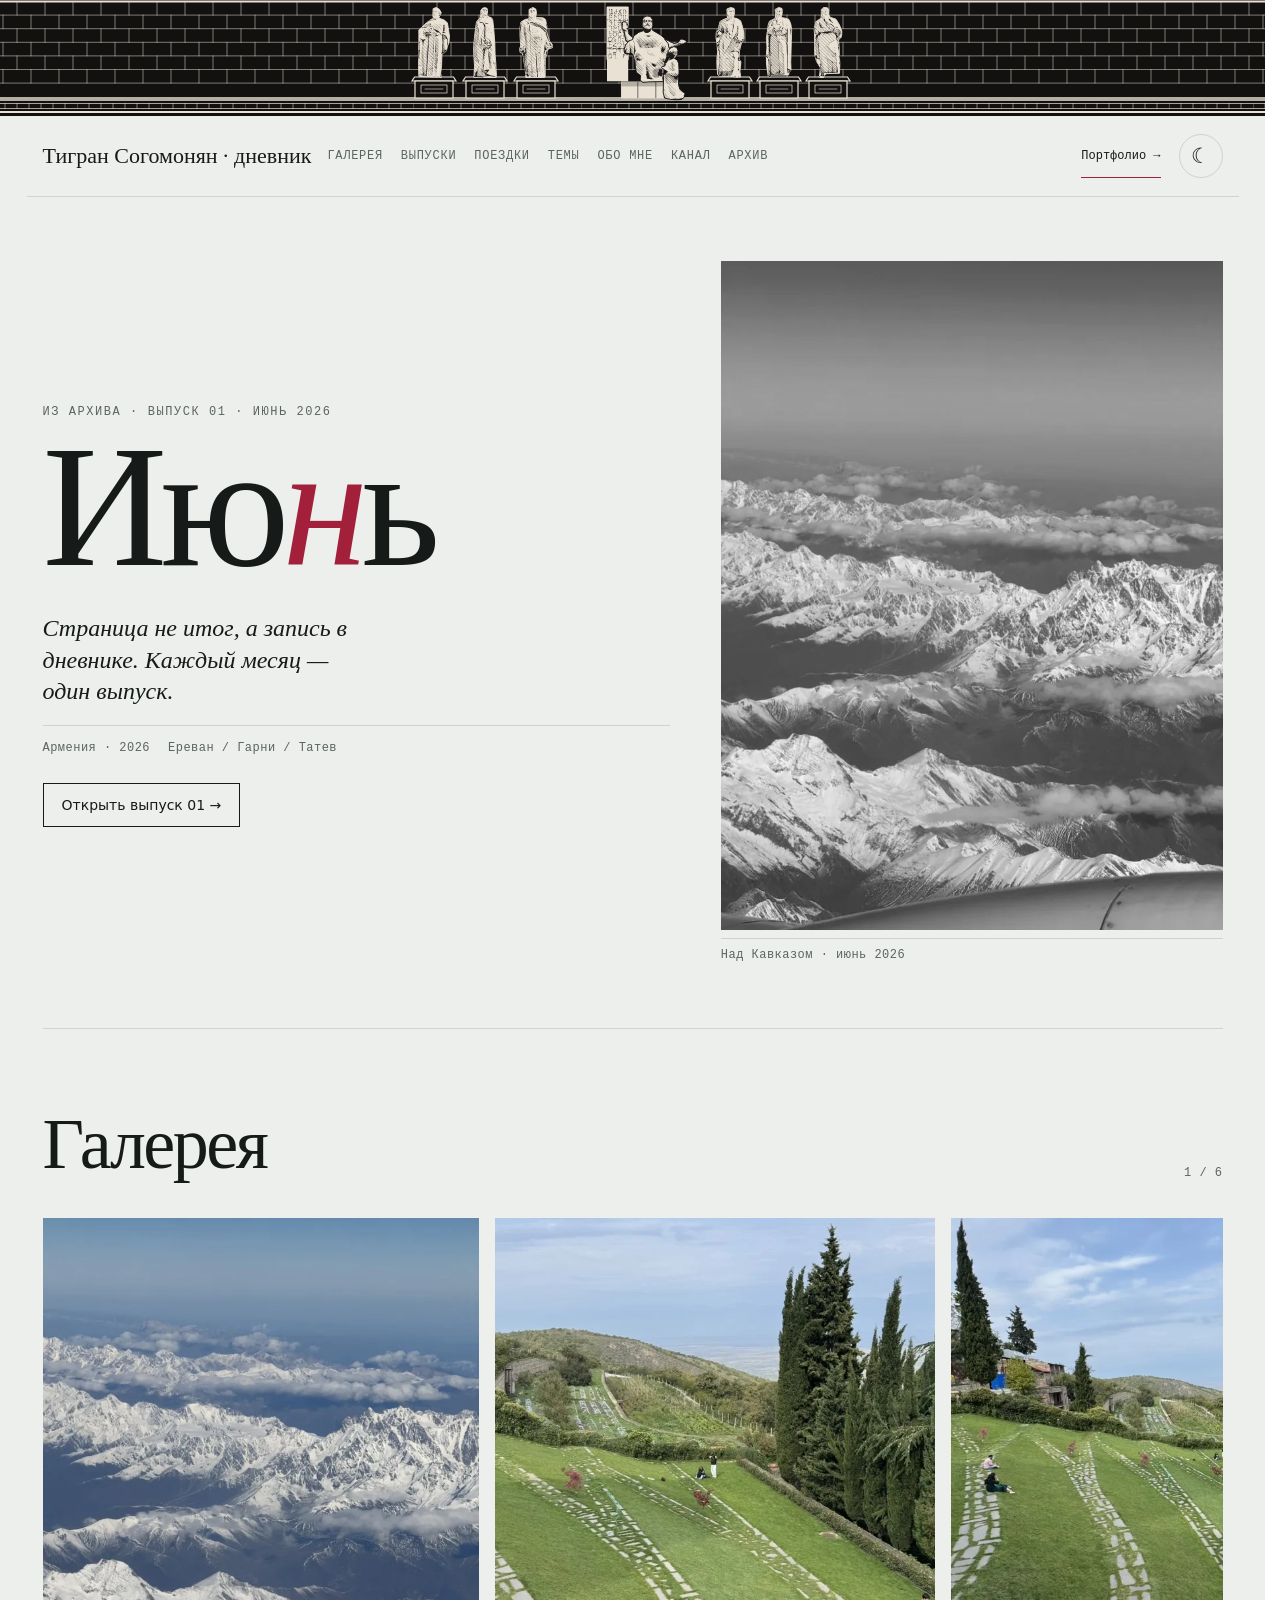
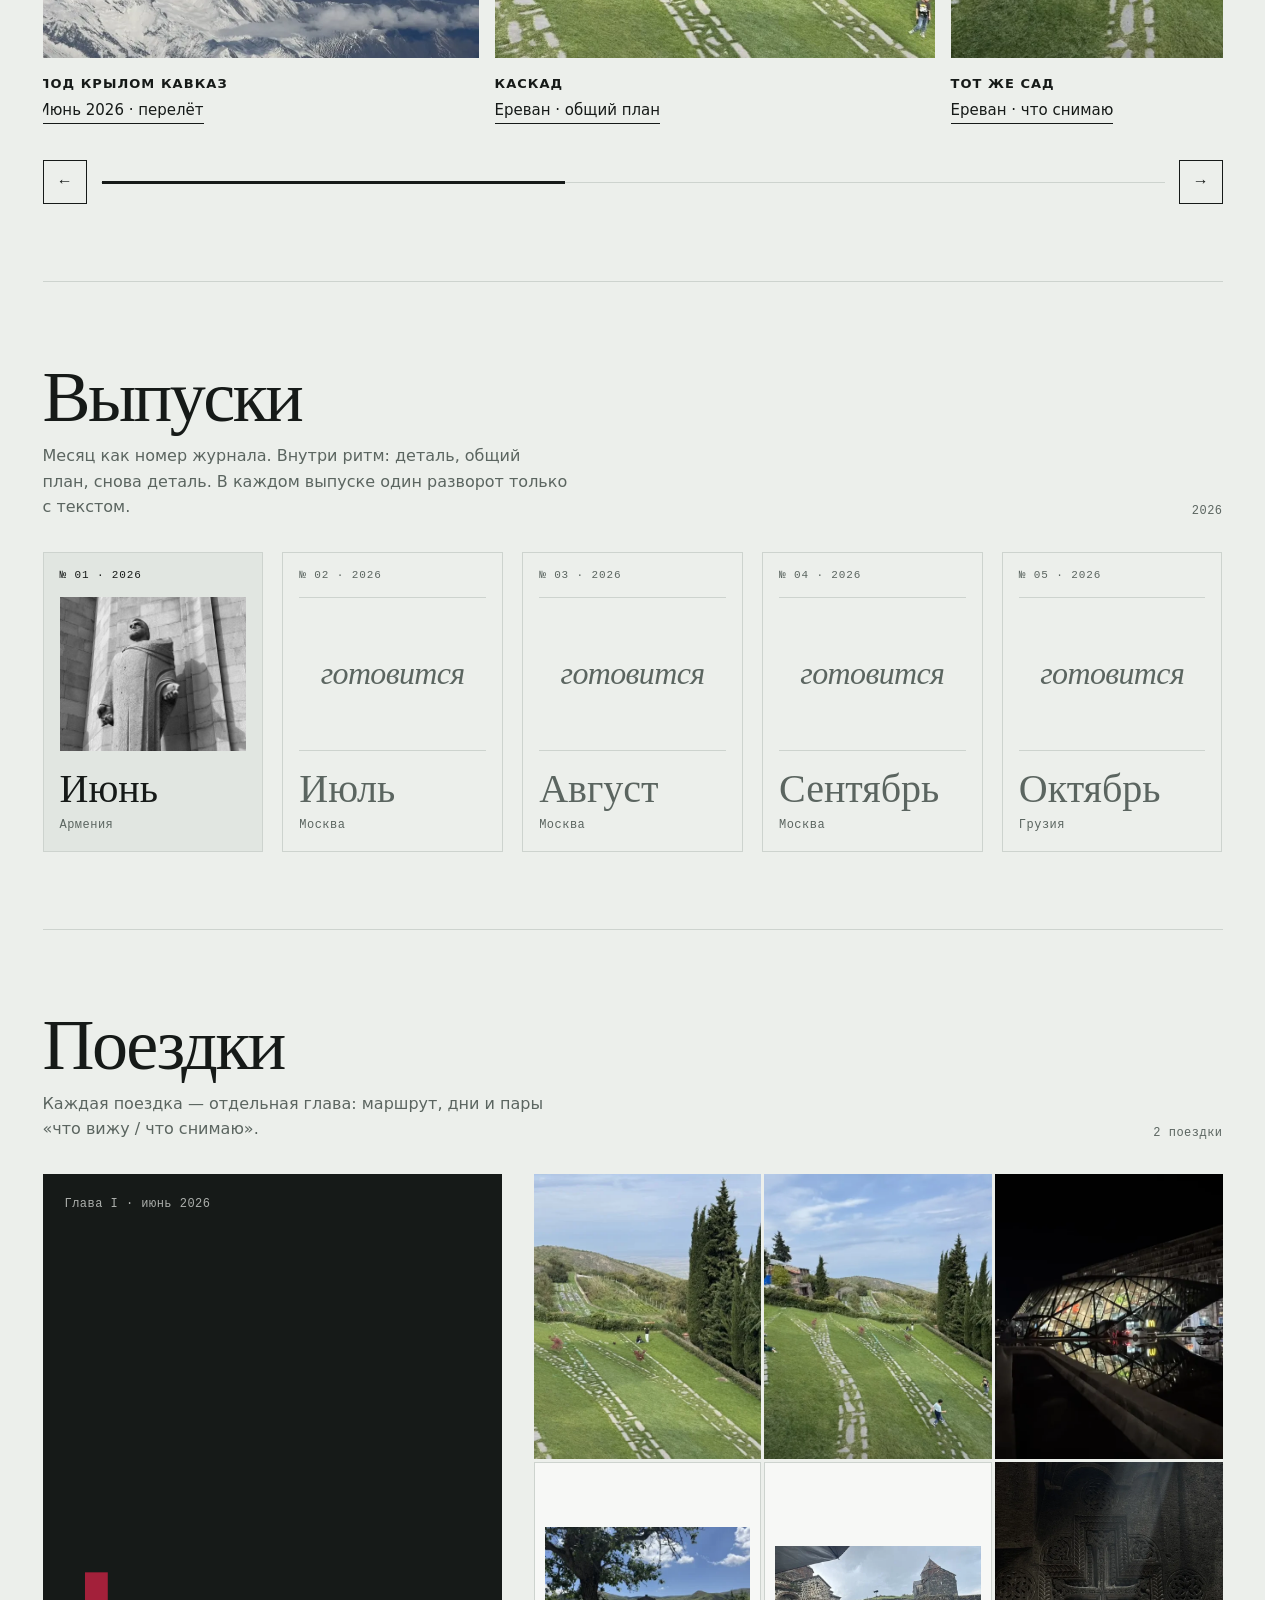
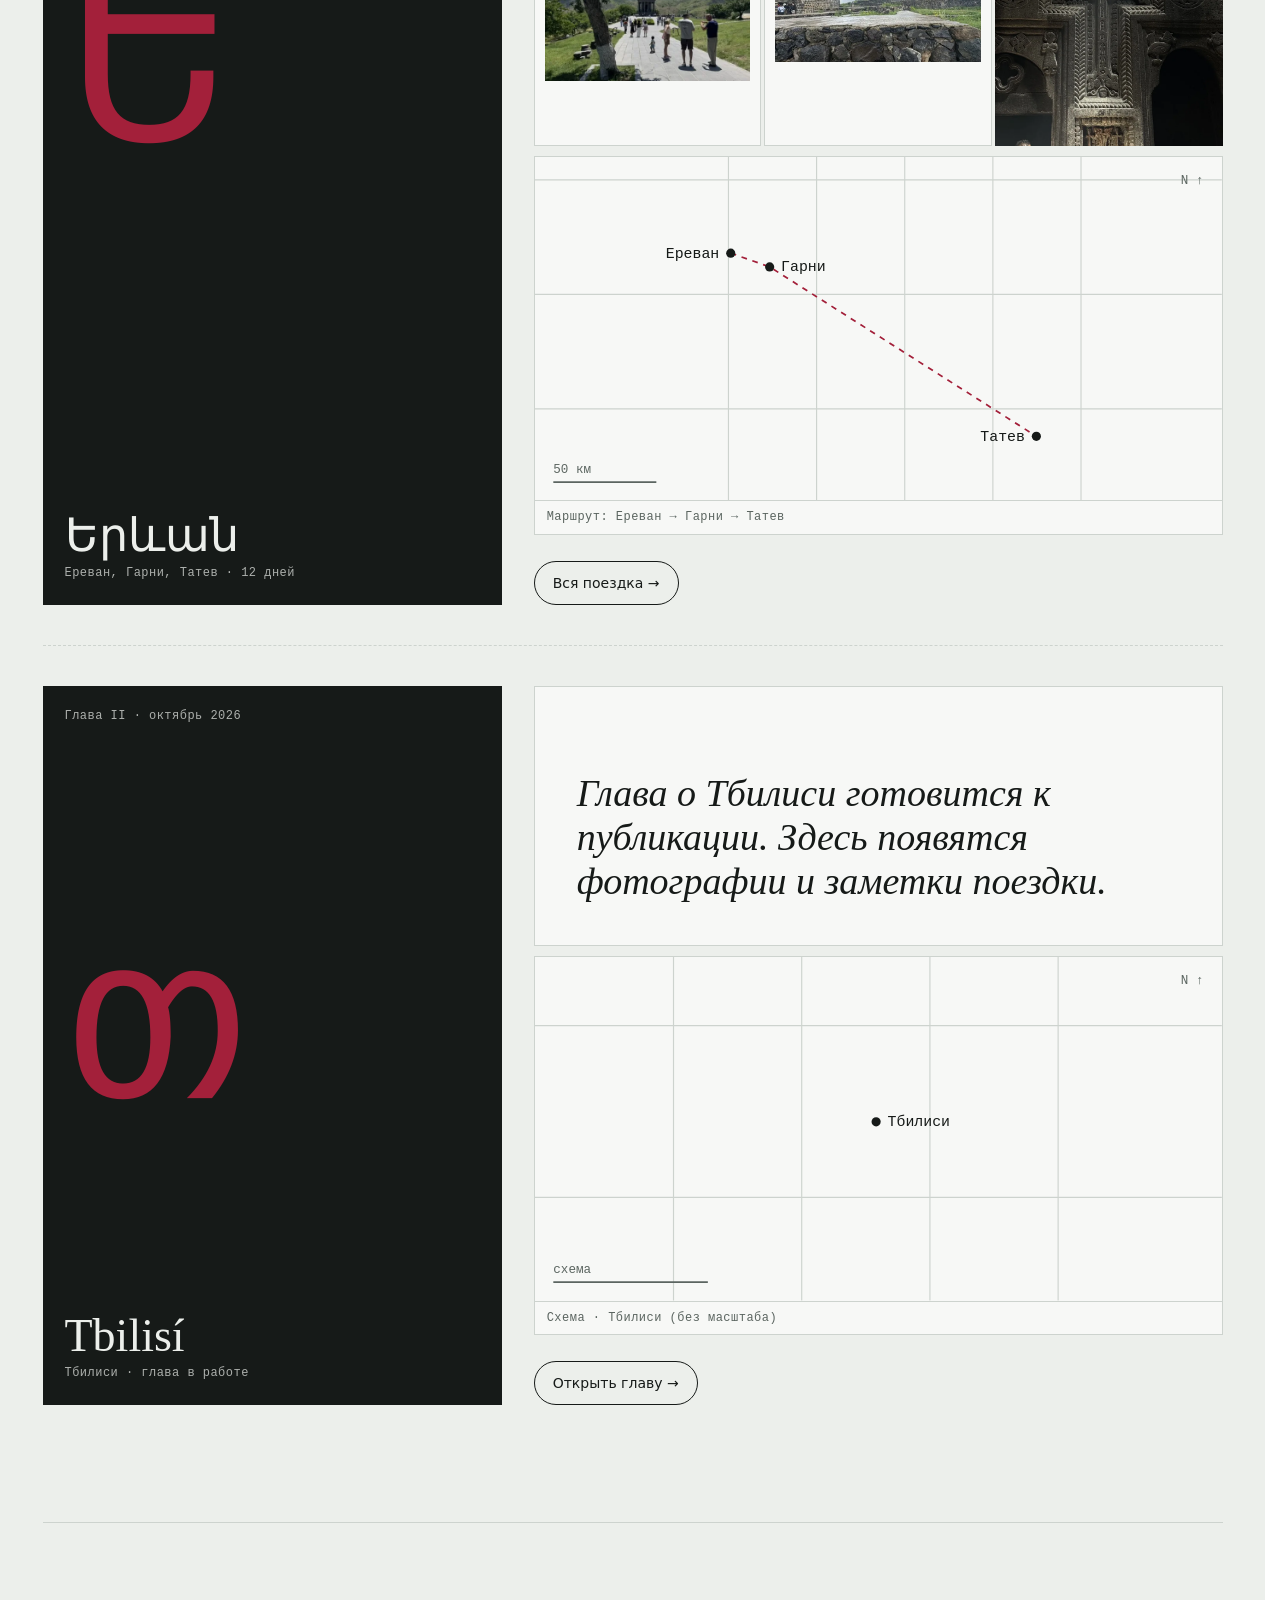
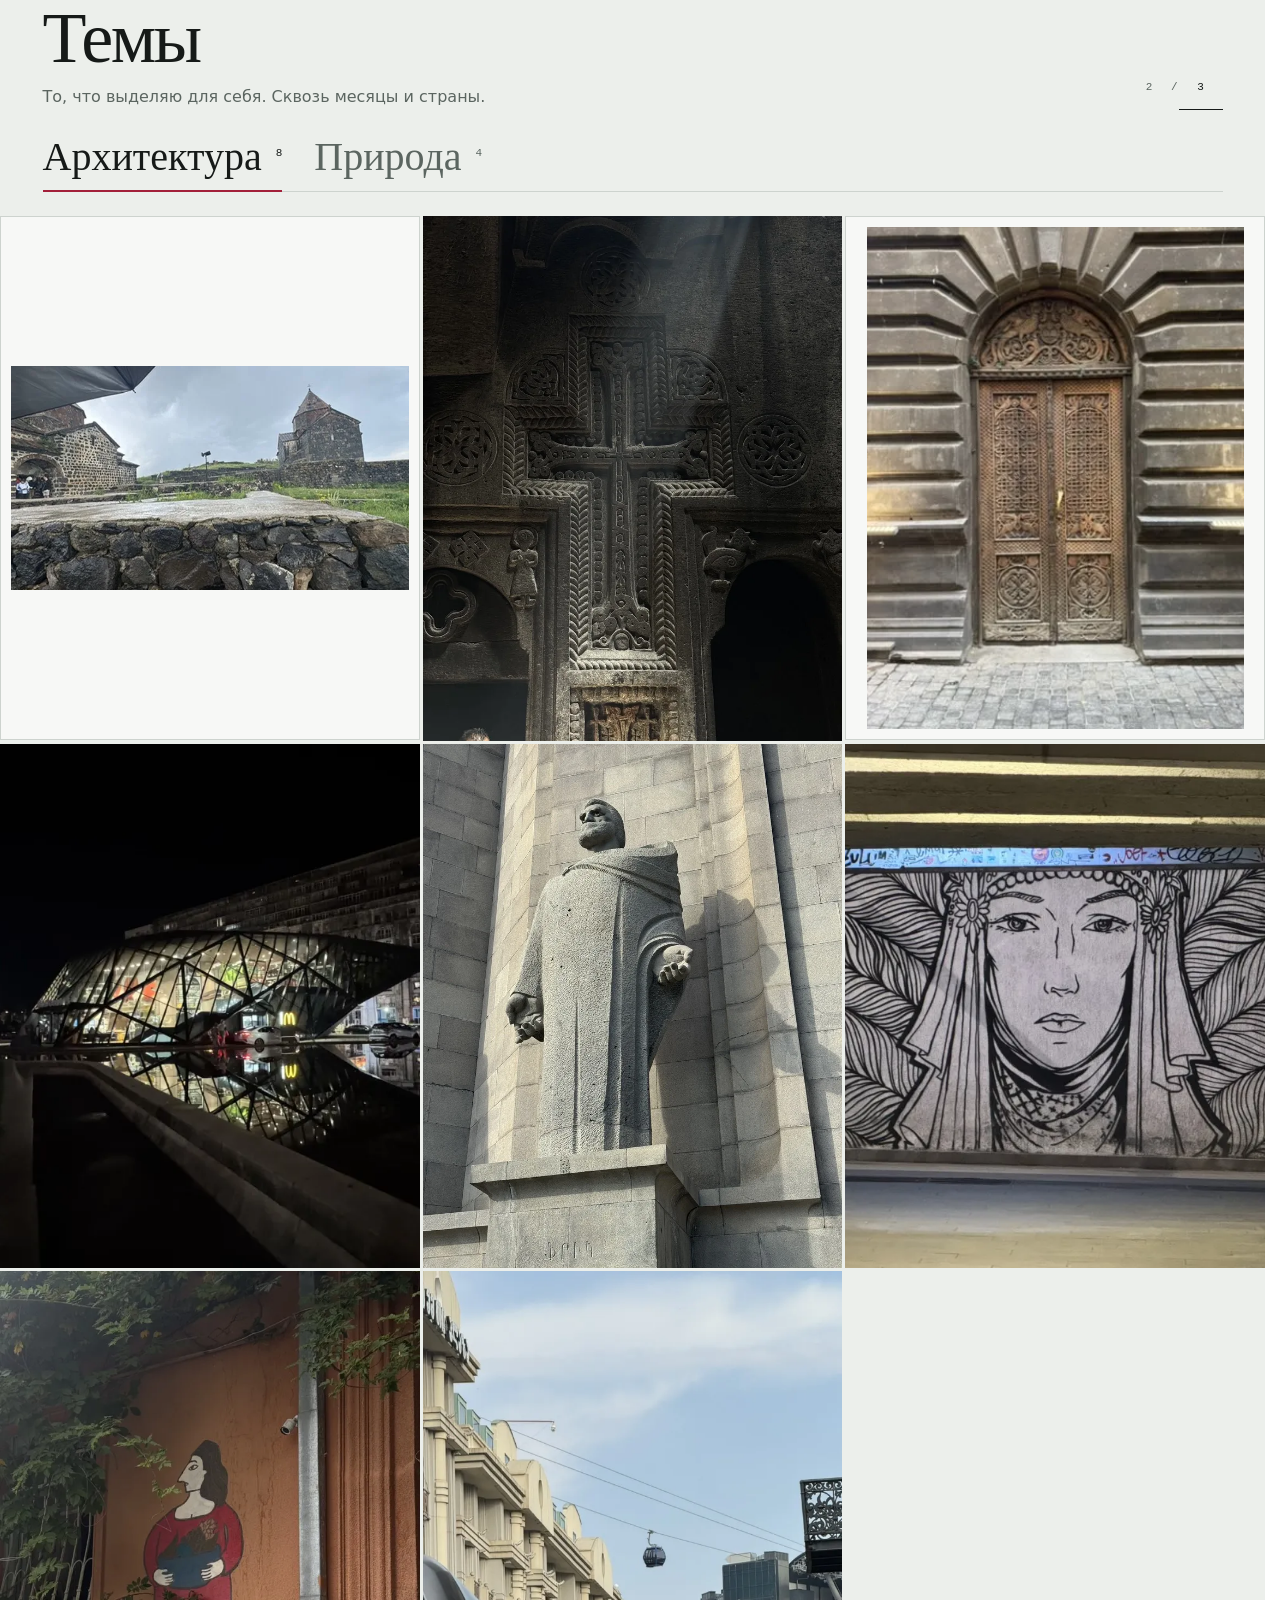
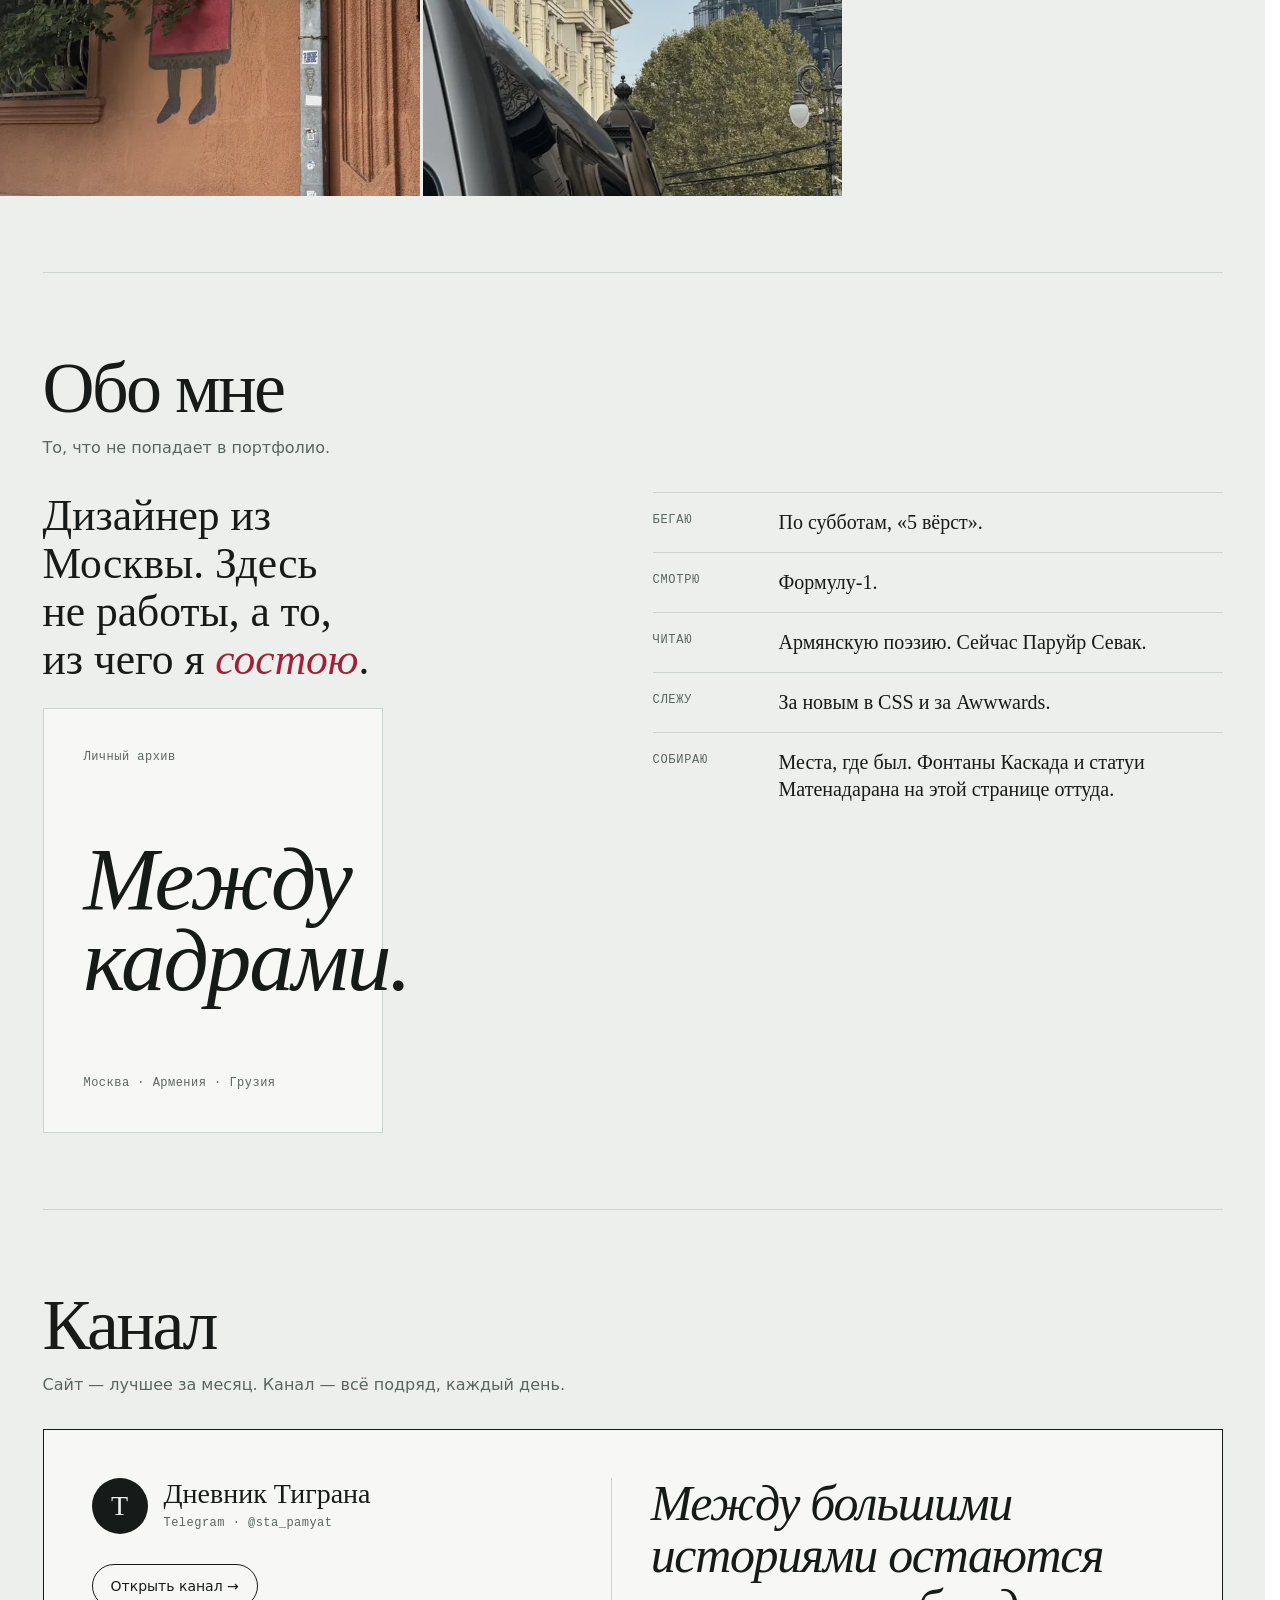
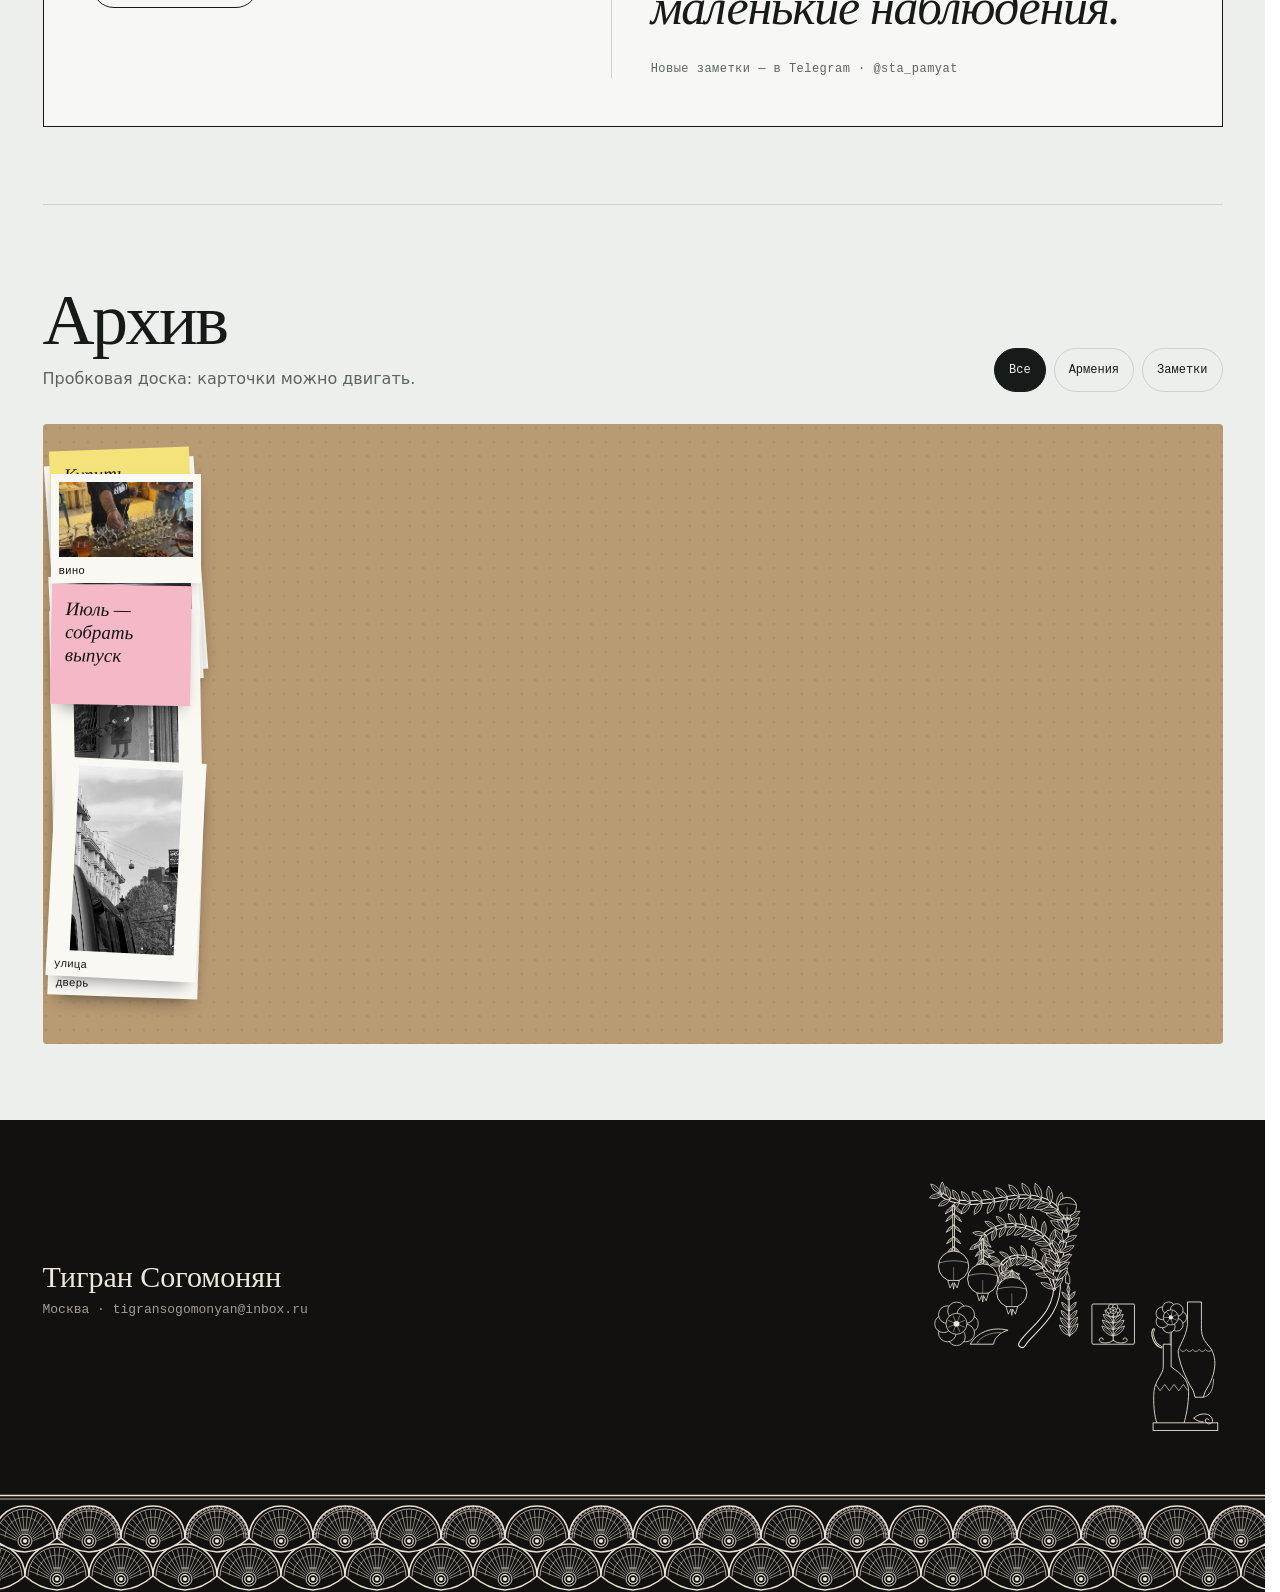
<file: index.html>
<!doctype html><html lang="ru"><head><meta charset="utf-8">
<meta http-equiv="Content-Security-Policy" content="default-src 'self'; script-src 'self' 'unsafe-inline'; style-src 'self' 'unsafe-inline' https://fonts.googleapis.com; font-src https://fonts.gstatic.com; img-src 'self' data:; media-src 'self'; connect-src 'none'; frame-src 'none'; object-src 'none'; base-uri 'none'; form-action 'none'; upgrade-insecure-requests">
<meta name="referrer" content="strict-origin-when-cross-origin">
<meta name="description" content="Авторский фотодневник Тиграна Согомоняна: путешествия, архитектура, природа и истории в фотографиях.">
<meta name="theme-color" content="#ECEFEB" media="(prefers-color-scheme: light)"><meta name="theme-color" content="#120D0C" media="(prefers-color-scheme: dark)">
<meta property="og:type" content="website"><meta property="og:locale" content="ru_RU"><meta property="og:title" content="Тигран · Дневник"><meta property="og:description" content="Авторский фотодневник Тиграна Согомоняна: путешествия, архитектура, природа и истории в фотографиях."><meta property="og:url" content="https://tigransogomonyan.github.io/diary/">
<meta property="og:image" content="https://tigransogomonyan.github.io/diary/f/10.webp"><meta property="og:image:type" content="image/webp"><meta property="og:image:width" content="1182"><meta property="og:image:height" content="666"><meta property="og:image:alt" content="Каскадный сад в Ереване — фотография из дневника">
<meta name="twitter:card" content="summary_large_image"><meta name="twitter:image" content="https://tigransogomonyan.github.io/diary/f/10.webp">
<link rel="icon" href="data:image/svg+xml,%3Csvg%20xmlns%3D%22http%3A%2F%2Fwww.w3.org%2F2000%2Fsvg%22%20viewBox%3D%220%200%2032%2032%22%3E%3Ccircle%20cx%3D%2216%22%20cy%3D%2216%22%20r%3D%2212%22%20fill%3D%22%23A3203A%22%2F%3E%3C%2Fsvg%3E"><meta name="viewport" content="width=device-width,initial-scale=1"><title>Тигран · Дневник</title>
<script>
(function(){
  var mode='auto';
  try{mode=localStorage.getItem('site-theme')||'auto'}catch(e){}
  if(mode!=='light'&&mode!=='dark')mode='auto';
  var prefersDark=window.matchMedia?window.matchMedia('(prefers-color-scheme: dark)'):null;
  window.__theme={mode:mode,apply:function(){
    var dark=this.mode==='dark'||(this.mode==='auto'&&prefersDark&&prefersDark.matches);
    document.documentElement.setAttribute('data-theme',dark?'dark':'light');
  }};
  window.__theme.apply();
  if(prefersDark){
    var onChange=function(){if(window.__theme.mode==='auto')window.__theme.apply()};
    if(prefersDark.addEventListener)prefersDark.addEventListener('change',onChange);
    else if(prefersDark.addListener)prefersDark.addListener(onChange);
  }
})();
</script>
<link rel="preconnect" href="https://fonts.googleapis.com"><link rel="preconnect" href="https://fonts.gstatic.com" crossorigin>
<link rel="stylesheet" href="https://fonts.googleapis.com/css2?family=IBM+Plex+Mono:wght@400;500&family=Instrument+Serif:ital@0;1&family=Onest:wght@400;500;600&display=swap">
<!-- shortcut: Noto subsets contain chapter initials only; expand text= when adding glyphs. -->
<link rel="stylesheet" href="https://fonts.googleapis.com/css2?family=Noto+Serif+Armenian:wght@400&text=%D4%B5&display=swap">
<link rel="stylesheet" href="https://fonts.googleapis.com/css2?family=Noto+Serif+Georgian:wght@400&text=%E1%83%97&display=swap">
<style>
:root{--paper:#ECEFEB;--ink:#161A18;--muted:#5B6560;--line:#CDD3CE;--card:#F7F8F6;--accent:#A3203A;--cover:#E1E6E1;
--f-display:'Instrument Serif',Georgia,serif;--f-body:'Onest',system-ui,sans-serif;--f-mono:'IBM Plex Mono',ui-monospace,monospace;--f-arm:'Noto Serif Armenian',serif;--f-geo:'Noto Serif Georgian',serif}
@media (prefers-color-scheme:dark){:root:not([data-theme="light"]){--paper:#120D0C;--ink:#EDE4E0;--muted:#A08D88;--line:#33282A;--card:#1C1513;--accent:#E8475F;--cover:#1C1513;color-scheme:dark}}
:root[data-theme="dark"]{--paper:#120D0C;--ink:#EDE4E0;--muted:#A08D88;--line:#33282A;--card:#1C1513;--accent:#E8475F;--cover:#1C1513;color-scheme:dark}
*{box-sizing:border-box}html,body{margin:0}
body{background:var(--paper);color:var(--ink);font:400 16px/1.5 var(--f-body);padding:0 16px;overflow-x:hidden}
img{display:block;max-width:100%}
button{font:inherit;color:inherit;cursor:pointer}
a{color:inherit}
.fw{max-width:1180px;margin:0 auto;width:100%}
.mono{font:400 12px/1.4 var(--f-mono);letter-spacing:.04em;color:var(--muted)}
.bw{filter:grayscale(1) contrast(1.08)}
/* top */
.top{display:flex;justify-content:space-between;align-items:baseline;gap:16px;padding:18px 0;border-bottom:1px solid var(--line);flex-wrap:wrap}
.top .name{font:400 22px/1 var(--f-display)}
.top nav{display:flex;gap:18px;flex-wrap:wrap}
.top nav a{font:400 12px var(--f-mono);letter-spacing:.06em;text-transform:uppercase;text-decoration:none;color:var(--muted)}
.top nav a:hover{color:var(--ink)}
.top .other{font:400 12px var(--f-mono);text-decoration:none;border-bottom:1px solid var(--accent);color:var(--ink)}
/* hero */
.hero{display:grid;grid-template-columns:minmax(0,1.25fr) minmax(0,1fr);gap:32px;padding:56px 0 64px;align-items:end}
.hero h1{margin:0;font:400 clamp(72px,14vw,190px)/.86 var(--f-display);letter-spacing:-.02em}
.hero h1 i{color:var(--accent)}
.hero .meta{display:flex;gap:18px;margin:18px 0 0;flex-wrap:wrap}
.hero .lead{font:italic 400 24px/1.25 var(--f-display);max-width:26ch;margin:22px 0 0}
.hero figure{margin:0}
.hero figure img{width:100%;aspect-ratio:3/4;object-fit:cover}
.hero figcaption{margin-top:8px}
.btn{display:inline-flex;align-items:center;gap:10px;margin-top:26px;min-height:42px;padding:0 18px;border:1.5px solid var(--ink);border-radius:999px;background:transparent;font:500 14px var(--f-body)}
.btn:hover{background:var(--ink);color:var(--paper)}
/* sections */
.sec{padding:64px 0;border-top:1px solid var(--line)}
.sec-h{display:grid;grid-template-columns:minmax(0,1fr) auto;gap:12px;align-items:end;margin-bottom:28px}
.sec-h h2{margin:0;font:400 clamp(40px,6vw,72px)/.95 var(--f-display)}
.sec-h p{margin:8px 0 0;max-width:52ch;color:var(--muted)}
/* shelf */
.shelf{display:grid;grid-template-columns:repeat(5,minmax(0,1fr));gap:16px}
.zine{position:relative;display:flex;flex-direction:column;justify-content:space-between;aspect-ratio:3/4;padding:14px;background:var(--cover);border:1px solid var(--line);text-align:left;transition:transform .35s cubic-bezier(.3,1.3,.5,1),box-shadow .35s}
.zine:hover,.zine:focus-visible{transform:translateY(-8px) rotate(-1deg);box-shadow:0 18px 30px -18px rgba(0,0,0,.45)}
.zine .no{font:500 11px var(--f-mono);letter-spacing:.08em}
.zine .mo{font:400 clamp(26px,3.2vw,40px)/.9 var(--f-display)}
.zine .ph{position:absolute;left:14px;right:14px;top:38px;bottom:80px;overflow:hidden;background:var(--line)}
.zine .ph img{width:100%;height:100%;object-fit:cover;object-position:50% 12%}
.zine .dot{position:absolute;top:12px;right:12px;width:10px;height:10px;border-radius:50%;background:var(--accent)}
.zine.empty .ph{display:grid;place-items:center;background:repeating-linear-gradient(135deg,transparent 0 9px,var(--line) 9px 10px)}
.zine.empty .ph span{font:400 11px var(--f-mono);color:var(--muted);background:var(--cover);padding:2px 6px}
/* chapters */
.chapter{display:grid;grid-template-columns:minmax(0,.8fr) minmax(0,1.2fr);gap:32px;padding:40px 0;border-top:1px dashed var(--line)}
.chapter:first-of-type{border-top:0;padding-top:0}
.opener{position:relative;display:flex;flex-direction:column;justify-content:space-between;min-height:420px;padding:22px;background:var(--ink);color:var(--paper)}
.opener .glyph{font:400 clamp(140px,18vw,240px)/.8 var(--f-arm);color:var(--accent)}
.opener.geo .glyph{font-family:var(--f-geo)}
.opener h3{margin:0;font:400 46px/1 var(--f-display)}
.opener .mono{color:inherit;opacity:.7}
.pair{display:grid;grid-template-columns:1fr 1fr;gap:10px}
.pair figure{margin:0}.pair img,.thing img,.hero figure img{height:auto}
.pair img{width:100%;aspect-ratio:16/9;object-fit:cover}
.pair figcaption{margin-top:6px}
.words{position:relative;margin-top:10px;overflow:hidden;aspect-ratio:16/9;background:#000}
.words::before{content:"";position:absolute;inset:-30px;background:var(--bg,#000) center/cover;filter:blur(26px) brightness(.5)}.words img{position:absolute;inset:0;width:100%;height:100%;object-fit:contain;opacity:0;transition:opacity .8s}
.words img.on{opacity:1}
.words p{position:absolute;left:0;right:0;top:50%;transform:translateY(-50%);margin:0;text-align:center;color:#fff;font:400 15px/1.3 var(--f-body);letter-spacing:.02em;text-shadow:0 1px 10px rgba(0,0,0,.5)}
.words p i{font:italic 400 22px var(--f-display)}
.words .ctl{position:absolute;bottom:10px;left:12px;right:12px;display:flex;justify-content:space-between;color:#fff;font:400 11px var(--f-mono)}
.words .ctl button{background:none;border:1px solid rgba(255,255,255,.6);border-radius:999px;padding:4px 10px;color:#fff}
.slot{display:grid;place-items:center;min-height:240px;border:1px dashed var(--line);color:var(--muted);font:400 13px var(--f-mono);text-align:center;padding:16px}
/* things */
.things{display:grid;grid-template-columns:repeat(4,minmax(0,1fr));gap:12px}
.thing{margin:0}
.thing img{width:100%;aspect-ratio:9/16;object-fit:cover}
.thing figcaption{margin-top:6px;display:flex;justify-content:space-between;gap:8px}
.thing.slot{aspect-ratio:9/16;min-height:0}
/* board */
.filters{display:flex;gap:8px;flex-wrap:wrap}
.filters button{border:1px solid var(--line);background:transparent;border-radius:999px;padding:6px 14px;font:400 12px var(--f-mono)}
.filters button[aria-pressed="true"]{background:var(--ink);color:var(--paper);border-color:var(--ink)}
.board{position:relative;height:620px;overflow:hidden;background:
 radial-gradient(circle at 20% 30%,rgba(0,0,0,.05) 0 1px,transparent 2px) 0 0/14px 14px,#B89A73;border-radius:4px;touch-action:none}
:root[data-theme="dark"] .board{background:radial-gradient(circle at 20% 30%,rgba(0,0,0,.2) 0 1px,transparent 2px) 0 0/14px 14px,#5C4630}
.pin{position:absolute;width:150px;padding:8px 8px 26px;background:#FAF8F3;color:#161514;box-shadow:0 10px 18px -10px rgba(0,0,0,.55);cursor:grab;user-select:none;transition:opacity .3s}
.pin img{display:block;margin:0 auto;width:auto;max-width:100%;height:auto;max-height:185px;pointer-events:none}
.pin span{position:absolute;left:8px;right:8px;bottom:6px;font:400 11px var(--f-mono)}
.pin.note{width:140px;min-height:120px;padding:14px;background:#F4E27A;font:italic 400 19px/1.2 var(--f-display)}
.pin.note.pink{background:#F4B8C6}
.pin.dragging{cursor:grabbing;box-shadow:0 26px 30px -14px rgba(0,0,0,.6);z-index:50}
.pin.off{opacity:.12;pointer-events:none}
/* reader */
.reader{position:fixed;inset:0;z-index:100;display:grid;grid-template-rows:auto 1fr auto;background:#0E0D0C;color:#ECE7DF}
.reader[hidden]{display:none}
.r-top,.r-bot{display:flex;justify-content:space-between;align-items:center;gap:12px;padding:14px 16px;font:400 12px var(--f-mono)}
.r-top b{font:400 24px var(--f-display)}
.r-top button,.r-bot button{background:none;border:1px solid rgba(236,231,223,.4);color:inherit;border-radius:999px;min-height:36px;padding:0 14px}
.r-track{display:flex;overflow-x:auto;scroll-snap-type:x mandatory;scrollbar-width:none}
.r-track::-webkit-scrollbar{display:none}
.spread{flex:0 0 100%;scroll-snap-align:center;display:grid;place-items:center;padding:8px 16px}
.book{display:grid;grid-template-columns:1fr 1fr;width:min(100%,1040px);aspect-ratio:16/10.5;max-height:72vh;background:#F3F0EA;color:#161514;box-shadow:0 30px 60px -30px #000}
.page{position:relative;overflow:hidden;display:flex;flex-direction:column;justify-content:center;padding:6%}
.page+.page{border-left:1px solid #D9D3C9;box-shadow:inset 18px 0 22px -18px rgba(0,0,0,.25)}
.page img{position:relative;width:100%;height:100%;object-fit:cover}.page.fitbg::before{content:"";position:absolute;inset:-20px;background:var(--bg) center/cover;filter:blur(20px) brightness(.75)}
.page.full{padding:0}
.page.det{padding:14%}
.page .cap{position:absolute;left:6%;bottom:3%;font:400 10px var(--f-mono);color:#6B6660}
.page.full .cap{color:#fff;mix-blend-mode:difference}
.page .num{position:absolute;right:5%;bottom:3%;font:400 10px var(--f-mono);color:#6B6660}
.page.txt{font:italic 400 clamp(18px,2.4vw,30px)/1.25 var(--f-display);text-align:left}
.page.cov{background:#161514;color:#F3F0EA;justify-content:space-between}
.page.cov .t{font:400 clamp(44px,7vw,96px)/.85 var(--f-display)}
.page.cov .t i{color:#E8475F}
.page.blank{background:repeating-linear-gradient(135deg,transparent 0 9px,#E3DDD3 9px 10px);align-items:center;font:400 12px var(--f-mono);color:#6B6660}
@media (max-width:900px){.shelf{grid-template-columns:repeat(3,minmax(0,1fr))}.things{grid-template-columns:repeat(2,minmax(0,1fr))}}
@media (max-width:760px){
 .hero,.chapter{grid-template-columns:minmax(0,1fr)}
 .hero{padding-top:32px}
 .opener{min-height:300px}
 .shelf{grid-template-columns:repeat(2,minmax(0,1fr))}
 .board{height:560px}
 .pin{width:118px}.pin.note{width:118px;font-size:16px}
 .book{grid-template-columns:1fr;aspect-ratio:3/4.2;max-height:74vh}
 .page+.page{display:none}
 .book.m2 .page:first-child{display:none}.book.m2 .page+.page{display:flex;border-left:0;box-shadow:none}
}
@media (prefers-reduced-motion:reduce){*{transition:none!important}}
/* footer */
.foot{margin-top:56px;border-top:1.5px solid var(--ink);display:grid;grid-template-columns:minmax(0,1.6fr) minmax(0,1fr);gap:16px 32px;align-items:end;padding-top:8px}
.bloom{position:relative;margin-left:calc(-1 * max(max(16px,env(safe-area-inset-left,0px)),(100vw - 1180px) / 2));overflow:hidden}
.bloom svg{display:block;width:100%;height:auto;overflow:visible}
.bloom .ln{fill:none;stroke:var(--ink);stroke-width:2.2;stroke-linecap:round;stroke-linejoin:round}
.bloom .core{fill:var(--accent)}
.leaf path{fill:var(--note-g);stroke:var(--ink);stroke-width:1.6}
.leaf .vein{fill:none;stroke:var(--ink);stroke-width:1;opacity:.45}
.leaf text{font:500 13px var(--f-mono);fill:#1E2A1C;letter-spacing:.04em;pointer-events:none}
.leaf{cursor:pointer;transform-box:view-box}
.leaf:hover path,.leaf:focus-visible path{fill:var(--accent)}
.leaf:hover text,.leaf:focus-visible text{fill:var(--accent-ink)}
.leaf:focus{outline:none}
.bloom.anim .ln{stroke-dasharray:var(--L)}
.bloom.prep .ln{stroke-dashoffset:var(--L)}
.bloom.prep .leaf{opacity:0}
.bloom.prep .core{opacity:0}
.bloom.play .ln{transition:stroke-dashoffset var(--dur,1.6s) cubic-bezier(.45,.05,.3,1) var(--del,0s);stroke-dashoffset:0}
.bloom.play .core{transition:opacity .4s ease 3.1s;opacity:1}
.bloom.play .leaf{opacity:1;transition:opacity .25s ease var(--ld),transform .7s cubic-bezier(.3,1.4,.4,1) var(--ld)}
.foot-r{display:grid;gap:10px;padding-bottom:28px;font:400 13px var(--f-mono);color:var(--muted)}
.foot-r b{font:400 30px/1 var(--f-display);color:var(--ink)}
.foot-r .say2{margin:0;font:italic 400 19px/1.25 var(--f-display);color:var(--ink);max-width:28ch}
.replay{justify-self:start;min-height:34px;padding:0 14px;border:1.5px solid var(--ink);border-radius:50%;background:transparent;font:400 16px/1 var(--f-display);color:var(--ink)}
.replay:hover{background:var(--ink);color:var(--paper)}
.ftoast{min-height:18px;color:var(--accent)}
@media (max-width:760px){
  .foot{grid-template-columns:minmax(0,1fr)}
  .bloom{margin-right:calc(-1 * max(16px,env(safe-area-inset-right,0px)))}
  .bloom svg{width:122%}
}
@media (prefers-reduced-motion:reduce){.bloom.play .ln,.bloom.play .leaf,.bloom.play .core{transition:none}}
.foot4{border-top:1px solid rgba(255,255,255,.12)}
.hit4{position:absolute;transform:translate(-50%,-50%);border:0;border-radius:50%;background:transparent;padding:0;cursor:pointer}
.hit4:focus-visible{outline:2px dashed #F4A6B8;outline-offset:2px}
.lab4{position:absolute;transform:translate(-50%,-100%);padding:6px 12px;border-radius:999px;background:#F4A6B8;color:#2A0D18;font:600 13px var(--f-mono);white-space:nowrap;pointer-events:none;box-shadow:0 8px 16px -8px rgba(0,0,0,.6)}
.footL{margin-top:0;border-top:1px dashed var(--line)}
.footMix{margin-top:56px;border-top:1.5px solid var(--ink)}
.vlab2{font:500 10px var(--f-mono);letter-spacing:.14em;text-transform:uppercase;opacity:.6}
.bloom .ln.fl{transition:opacity .25s,stroke .25s,stroke-width .25s}
.bloom.play .ln.fl{transition:stroke-dashoffset var(--dur,1.6s) cubic-bezier(.45,.05,.3,1) var(--del,0s),opacity .25s,stroke .25s,stroke-width .25s}
.bloom .ln.dim{opacity:.22}
.bloom .ln.fl{stroke:var(--fc,var(--ink))}
.bloom .ln.on{stroke:var(--fc,var(--accent));stroke-width:3!important}
.bloom.play .core{transition:opacity .4s ease}
.footBlack{--ink:#161A18;--paper:#ECEFEB;--muted:#5B6560;--line:#CDD3CE;background:#ECEFEB;color:#161A18;margin-left:calc(-1 * max(max(16px,env(safe-area-inset-left,0px)),(100vw - 1180px) / 2));margin-right:calc(-1 * max(max(16px,env(safe-area-inset-right,0px)),(100vw - 1180px) / 2));padding-right:max(16px,env(safe-area-inset-right,0px))}
.footBlack .bloom .ln.fl{stroke-width:2.6px}
.footBlack .bloom .ln.dim{opacity:.18}
.footMain{margin-top:56px!important;border-top:1.5px solid #161A18}
.chap{margin:14px 0 0;font:500 12px/1.4 var(--f-mono);letter-spacing:.04em;opacity:.6}
.fw{max-width:1180px;margin:0 auto;width:100%}
@media (max-width:760px){.footBlack .foot-r{padding-left:max(16px,env(safe-area-inset-left,0px))}}

.footWhite{--ink:#EDE7DC;--paper:#121110;--muted:#A39C93;--line:#33302C;background:#121110!important;color:#EDE7DC!important}
.footWhite .bloom .ln{stroke:#EDE7DC}
.footWhite .bloom .ln.fl{stroke:#EDE7DC!important}
.footWhite .bloom .ln.on{stroke:#E8475F!important}
.footWhite .core{fill:#EDE7DC!important}
.seam{position:relative;margin-top:0;height:152px;background:#121110;margin-left:calc(-1 * max(max(16px,env(safe-area-inset-left,0px)),(100vw - 1180px) / 2));margin-right:calc(-1 * max(max(16px,env(safe-area-inset-right,0px)),(100vw - 1180px) / 2));overflow:hidden}.seam svg{display:block}@media (max-width:520px){.seam{height:116px}.seam>svg{width:131%;height:152px;transform:scale(.763);transform-origin:0 0}}.seamc{height:112px}@media (max-width:520px){.seamc{height:85px}.seamc>svg{width:131%;height:112px;transform:scale(.763);transform-origin:0 0}}.seam2{position:relative;margin-top:72px;height:98px;background:#121110;overflow:hidden;margin-left:calc(-1 * max(max(16px,env(safe-area-inset-left,0px)),(100vw - 1180px) / 2));margin-right:calc(-1 * max(max(16px,env(safe-area-inset-right,0px)),(100vw - 1180px) / 2))}@media (max-width:520px){.seam2{height:75px}.seam4{height:89px}.s2in{width:131%;transform:scale(.763);transform-origin:0 0}}.fount{display:flex;justify-content:flex-end;align-items:center}.fountsvg{display:block;width:min(100%,600px);height:auto}.footMain{grid-template-columns:minmax(0,1fr) auto!important;align-items:center!important;gap:24px 48px!important}@media (max-width:640px){.footMain{grid-template-columns:minmax(0,1fr)!important}.fount{justify-content:flex-start}.fountsvg{width:min(100%,300px)}}.footMain .say2,.footMain .replay,.footMain .ftoast{display:none}.footMain{padding:48px max(16px,calc((100vw - 1180px)/2)) 56px}.meander{--mc:#121110;position:relative;margin-top:72px;height:56px;margin-left:calc(-1 * max(max(16px,env(safe-area-inset-left,0px)),(100vw - 1180px) / 2));margin-right:calc(-1 * max(max(16px,env(safe-area-inset-right,0px)),(100vw - 1180px) / 2))}
.meander::before{content:"";position:absolute;left:0;right:0;top:0;height:3px;background:var(--mc)}
.meander::after{content:"";position:absolute;left:0;right:0;bottom:0;height:42px;background:var(--mc);-webkit-mask:url("data:image/svg+xml,%3Csvg%20xmlns%3D%27http%3A//www.w3.org/2000/svg%27%20viewBox%3D%270%200%2030%2030%27%3E%3Cpath%20d%3D%27M0%2028.5H30M3%2028.5V4.5H27V22.5H9V10.5H21V16.5H15%27%20fill%3D%27none%27%20stroke%3D%27%23000%27%20stroke-width%3D%273%27%20stroke-linecap%3D%27square%27/%3E%3C/svg%3E") repeat-x left bottom/42px 42px;mask:url("data:image/svg+xml,%3Csvg%20xmlns%3D%27http%3A//www.w3.org/2000/svg%27%20viewBox%3D%270%200%2030%2030%27%3E%3Cpath%20d%3D%27M0%2028.5H30M3%2028.5V4.5H27V22.5H9V10.5H21V16.5H15%27%20fill%3D%27none%27%20stroke%3D%27%23000%27%20stroke-width%3D%273%27%20stroke-linecap%3D%27square%27/%3E%3C/svg%3E") repeat-x left bottom/42px 42px}
:root[data-theme="dark"] .meander{--mc:#EDE7DC}
@media (prefers-color-scheme:dark){:root:not([data-theme="light"]) .meander{--mc:#EDE7DC}}
.footMain.footWhite{margin-top:0!important;border-top:0}

/* carousel */
.car{overflow:hidden}
.car-track{display:flex;gap:16px;overflow-x:auto;scroll-snap-type:x mandatory;scrollbar-width:none;padding-bottom:4px;-webkit-overflow-scrolling:touch}
.car-track::-webkit-scrollbar{display:none}
.car-card{flex:0 0 min(80vw,440px);scroll-snap-align:start;display:block;text-decoration:none;color:inherit}
.car-card .ph{aspect-ratio:1;overflow:hidden;background:var(--cover);display:block}
.car-card img{display:block;width:100%;height:100%;object-fit:cover;transition:transform .8s cubic-bezier(.3,1,.4,1)}
.car-card:hover img{transform:scale(1.03)}
.car-card h3{margin:22px 0 0;font:600 13px/1.3 var(--f-body);letter-spacing:.14em;text-transform:uppercase}
.car-card u{display:inline-block;margin-top:14px;font:400 17px/1.3 var(--f-body);text-decoration:none;border-bottom:1px solid currentColor;padding-bottom:3px}
.car-ctl{display:flex;align-items:center;gap:14px;margin-top:28px}
.car-bar{flex:1;height:1px;background:var(--line);position:relative}
.car-bar i{position:absolute;left:0;top:-1px;height:3px;background:var(--ink);width:20%;transition:left .2s,width .2s}
.car-ctl button{width:40px;height:40px;border:1px solid var(--ink);background:none;font:400 16px var(--f-mono)}
.car-ctl button:hover{background:var(--ink);color:var(--paper)}
@media (max-width:760px){.car-ctl button{display:none}}

/* themes */
.ttabs{display:flex;gap:28px;margin:-8px 0 24px;border-bottom:1px solid var(--line)}
.ttabs button{background:none;border:0;border-bottom:2px solid transparent;margin-bottom:-1px;padding:0 0 10px;font:400 clamp(26px,3.4vw,40px)/1 var(--f-display);color:var(--muted)}
.ttabs button sup{font:400 11px var(--f-mono);margin-left:4px}
.ttabs button[aria-selected="true"]{color:var(--ink);border-bottom-color:var(--accent)}
.tgrid{columns:3 260px;column-gap:16px}
.tgrid figure{break-inside:avoid;margin:0 0 20px}
.tgrid img{display:block;width:100%;height:auto;background:var(--cover)}
.tgrid figcaption{display:flex;justify-content:space-between;gap:10px;align-items:baseline;padding-top:8px}
.tgrid figcaption b{font:400 20px/1.1 var(--f-display)}
/* about */
.about{display:grid;grid-template-columns:minmax(0,1fr) minmax(0,1fr);gap:40px}
.about-l{display:grid;gap:24px;align-content:start}
.about .say{margin:0;font:400 clamp(28px,3.4vw,44px)/1.1 var(--f-display);text-wrap:balance;max-width:16ch}
.about .say i{color:var(--accent)}
.about .slot{aspect-ratio:4/5;max-width:340px}
.about-r{margin:0;display:grid;align-content:start}
.about-r div{display:grid;grid-template-columns:110px minmax(0,1fr);gap:16px;padding:16px 0;border-top:1px solid var(--line)}
.about-r dt{font:400 12px var(--f-mono);letter-spacing:.06em;text-transform:uppercase;color:var(--muted);padding-top:4px}
.about-r dd{margin:0;font:400 20px/1.35 var(--f-display)}
/* channel */
.tg{border:1px solid var(--ink);padding:24px;display:grid;gap:22px;background:var(--card)}
.tg-head{display:grid;grid-template-columns:auto minmax(0,1fr) auto;gap:16px;align-items:center}
.tg-head b{display:block;font:400 28px/1.1 var(--f-display)}
.tg-ava{width:56px;height:56px;border-radius:50%;background:var(--ink);color:var(--paper);display:grid;place-items:center;font:400 28px var(--f-display)}
.tg-go{margin:0;text-decoration:none;color:inherit}.tg-go[aria-disabled="true"]{opacity:.45;pointer-events:none}
.tg-feed{display:grid;grid-template-columns:repeat(3,minmax(0,1fr));gap:12px}
.tg-post{border:1px dashed var(--line);padding:16px;display:grid;gap:8px;min-height:120px;align-content:start}
.tg-post i{display:block;height:8px;background:var(--line);border-radius:4px}.tg-post i:nth-child(2){width:80%}.tg-post i:nth-child(3){width:55%}
.tg-post:first-child::before{content:"";display:block;aspect-ratio:16/9;background:var(--cover);margin-bottom:6px}
@media (max-width:760px){.about{grid-template-columns:1fr}.about-r div{grid-template-columns:90px 1fr}.tg-head{grid-template-columns:auto 1fr}.tg-go{grid-column:1/-1;justify-self:start}.tg-feed{grid-template-columns:1fr}.tg-post:nth-child(n+2){display:none}.tgrid{columns:2 140px}.tgrid figcaption{flex-direction:column;gap:2px}}
/* плотная мозаика в «Темах»: 3 колонки (2 на мобильной), переключатель 2 / 3 */
.tgrid{display:grid;grid-template-columns:repeat(var(--cols,3),minmax(0,1fr));gap:3px;columns:auto;margin-left:calc(50% - 50vw);margin-right:calc(50% - 50vw)}
.tgrid[hidden]{display:none}
.tgrid figure{position:relative;margin:0;aspect-ratio:4/5;background:var(--card);overflow:hidden}
.tgrid img{width:100%;height:100%;object-fit:cover;background:none}
.tgrid figcaption{position:absolute;width:1px;height:1px;padding:0;overflow:hidden;clip:rect(0 0 0 0);white-space:nowrap}
#themes[data-dens="2"] .tgrid{--cols:2}
@media (max-width:760px){.tgrid{--cols:3}#themes[data-dens="2"] .tgrid{--cols:2}}
.dens{display:flex;align-items:center;gap:6px;font:500 11px/1 var(--f-mono);letter-spacing:.08em;text-transform:uppercase;color:var(--muted)}
.dens button{background:none;border:0;border-bottom:1px solid transparent;padding:4px 2px;font:inherit;color:inherit;cursor:pointer}
.dens button[aria-pressed="true"]{color:var(--ink);border-bottom-color:var(--ink)}
</style><link rel="stylesheet" href="frames.css"><link rel="stylesheet" href="improvements.css"></head><body class="diary-home">
<a class="skip-link" href="#main-content">Перейти к содержанию</a>
<div class="fw">
<div class="seam2 seam4 seamTop" aria-hidden="true" style="margin-top:0;height:116px;margin-bottom:0"><div class="s2in"><img src="assets/seam-top.svg" width="1180" height="116" alt="" decoding="async" fetchpriority="low"></div></div>
<header class="top">
  <span class="name">Тигран Согомонян · дневник</span>
  <button class="menu-toggle" type="button" aria-expanded="false" aria-controls="diary-navigation">Меню</button>
  <nav id="diary-navigation" aria-label="Разделы"><a href="#gallery">Галерея</a><a href="#issues">Выпуски</a><a href="#trips">Поездки</a><a href="#themes">Темы</a><a href="#about">Обо мне</a><a href="#channel">Канал</a><a href="#board">Архив</a></nav>
  <a class="other" href="https://tigransogomonyan.github.io/portfolio/" target="_blank" rel="noopener">Портфолио →</a>
</header>
<main id="main-content" tabindex="-1">

<section class="hero">
  <div>
    <span class="mono">Из архива · выпуск 01 · июнь 2026</span>
    <h1>Ию<i>н</i>ь</h1>
    <p class="lead">Страница не итог, а запись в дневнике. Каждый месяц — один выпуск.</p>
    <div class="meta"><span class="mono">Армения · 2026</span><span class="mono">Ереван / Гарни / Татев</span></div>
    <button class="btn" type="button" data-open="0">Открыть выпуск 01 →</button>
  </div>
  <figure><img class="bw" src="f/01.webp" alt="Снежные горы из иллюминатора" fetchpriority="high" decoding="async"><figcaption class="mono">Над Кавказом · июнь 2026</figcaption></figure>
</section>

<section class="sec" id="gallery">
  <div class="sec-h"><div><h2>Галерея</h2></div><span class="mono" id="carN">1 / 6</span></div>
  <div class="car"><div class="car-track" id="carT">
    <a class="car-card" href="trip/yerevan.html"><span class="ph"><img loading="lazy" decoding="async" src="f/01.webp" alt="Снежные горы из иллюминатора"></span><h3>Под крылом Кавказ</h3><u>Июнь 2026 · перелёт</u></a>
    <a class="car-card" href="trip/yerevan.html"><span class="ph"><img loading="lazy" decoding="async" src="f/10.webp" alt="Каскадный сад, общий план"></span><h3>Каскад</h3><u>Ереван · общий план</u></a>
    <a class="car-card" href="trip/yerevan.html"><span class="ph"><img loading="lazy" decoding="async" src="f/11.webp" alt="Тот же сад, кадр"></span><h3>Тот же сад</h3><u>Ереван · что снимаю</u></a>
    <a class="car-card" href="trip/yerevan.html"><span class="ph"><img loading="lazy" decoding="async" src="f/03.webp" alt="Бумажный пакет"></span><h3>Пакет</h3><u>Вещи · Ереван</u></a>
    <a class="car-card" href="trip/yerevan.html"><span class="ph"><img loading="lazy" decoding="async" src="f/04.webp" alt="Ужин в коробке"></span><h3>Ужин</h3><u>Вещи · отель</u></a>
    <a class="car-card" href="trip/yerevan.html"><span class="ph"><img loading="lazy" decoding="async" src="f/05.webp" alt="Табличка с лапой на стене"></span><h3>Табличка</h3><u>Вещи · улица</u></a>
  </div>
  <div class="car-ctl"><button type="button" id="carP" aria-label="Назад">←</button><div class="car-bar"><i id="carB"></i></div><button type="button" id="carX" aria-label="Вперёд">→</button></div></div>
</section>

<section class="sec" id="issues">
  <div class="sec-h"><div><h2>Выпуски</h2><p>Месяц как номер журнала. Внутри ритм: деталь, общий план, снова деталь. В каждом выпуске один разворот только с текстом.</p></div><span class="mono">2026</span></div>
  <div class="shelf" id="shelf"></div>
</section>

<section class="sec" id="trips">
  <div class="sec-h"><div><h2>Поездки</h2><p>Каждая поездка — отдельная глава: маршрут, дни и пары «что вижу / что снимаю».</p></div><span class="mono">2 поездки</span></div>

  <article class="chapter">
    <div class="opener"><span class="mono">Глава I · июнь 2026</span><span class="glyph" aria-hidden="true">Ե</span><div><h3>Երևան</h3><span class="mono">Ереван, Гарни, Татев · 12 дней</span></div></div>
    <div>
      <div class="tframes"><figure><img loading="lazy" decoding="async" src="f/10.webp" alt="Каскад"><figcaption><b>Каскад</b><span class="mono">Ереван · июнь</span></figcaption></figure><figure><img loading="lazy" decoding="async" src="f/11.webp" alt="Тот же сад"><figcaption><b>Тот же сад</b><span class="mono">Ереван · июнь</span></figcaption></figure><figure><img loading="lazy" decoding="async" src="f/02.webp" alt="Ночной город"><figcaption><b>Ночной город</b><span class="mono">Ереван · июнь</span></figcaption></figure><figure><img loading="lazy" decoding="async" src="f/a06.webp" alt="Гарни"><figcaption><b>Гарни</b><span class="mono">Армения · июнь</span></figcaption></figure><figure><img loading="lazy" decoding="async" src="f/a08.webp" alt="Севанаванк"><figcaption><b>Севанаванк</b><span class="mono">Армения · июнь</span></figcaption></figure><figure><img loading="lazy" decoding="async" src="f/a09.webp" alt="Хачкар"><figcaption><b>Хачкар</b><span class="mono">Армения · июнь</span></figcaption></figure></div>
      <figure class="tmap"><svg viewBox="0 0 600 300" role="img" aria-label="Карта маршрута: Ереван, Гарни, Татев"><g style="stroke:var(--line);stroke-width:1"><line x1="169" y1="0" x2="169" y2="300"/><line x1="246" y1="0" x2="246" y2="300"/><line x1="323" y1="0" x2="323" y2="300"/><line x1="400" y1="0" x2="400" y2="300"/><line x1="477" y1="0" x2="477" y2="300"/><line x1="0" y1="220" x2="600" y2="220"/><line x1="0" y1="120" x2="600" y2="120"/><line x1="0" y1="20" x2="600" y2="20"/></g><polyline points="171,84 205,96 438,244" style="fill:none;stroke:var(--accent);stroke-width:1.5;stroke-dasharray:5 5"/><circle cx="171" cy="84" r="4" style="fill:var(--ink)"/><text x="161" y="88" text-anchor="end" style="fill:var(--ink);font:400 13px var(--f-mono)">Ереван</text><circle cx="205" cy="96" r="4" style="fill:var(--ink)"/><text x="215" y="100" text-anchor="start" style="fill:var(--ink);font:400 13px var(--f-mono)">Гарни</text><circle cx="438" cy="244" r="4" style="fill:var(--ink)"/><text x="428" y="248" text-anchor="end" style="fill:var(--ink);font:400 13px var(--f-mono)">Татев</text><g style="stroke:var(--muted);fill:var(--muted);font:400 11px var(--f-mono)"><line x1="16" y1="284" x2="106" y2="284" style="stroke-width:1.5"/><text x="16" y="276" style="stroke:none">50 км</text><text x="584" y="24" text-anchor="end" style="stroke:none">N ↑</text></g></svg><figcaption class="mono">Маршрут: Ереван → Гарни → Татев</figcaption></figure>
      <a class="btn" href="trip/yerevan.html">Вся поездка →</a>
    </div>
  </article>

  <article class="chapter">
    <div class="opener geo"><span class="mono">Глава II · октябрь 2026</span><span class="glyph" aria-hidden="true">თ</span><div><h3>Tbilisí</h3><span class="mono">Тбилиси · глава в работе</span></div></div>
    <div>
      <div class="slot upcoming">Глава о Тбилиси готовится к публикации. Здесь появятся фотографии и заметки поездки.</div>
      <figure class="tmap"><svg viewBox="0 0 600 300" role="img" aria-label="Схема расположения Тбилиси, не в масштабе"><g style="stroke:var(--line);stroke-width:1"><line x1="121" y1="0" x2="121" y2="300"/><line x1="233" y1="0" x2="233" y2="300"/><line x1="345" y1="0" x2="345" y2="300"/><line x1="457" y1="0" x2="457" y2="300"/><line x1="0" y1="210" x2="600" y2="210"/><line x1="0" y1="60" x2="600" y2="60"/></g><circle cx="298" cy="144" r="4" style="fill:var(--ink)"/><text x="308" y="148" text-anchor="start" style="fill:var(--ink);font:400 13px var(--f-mono)">Тбилиси</text><g style="stroke:var(--muted);fill:var(--muted);font:400 11px var(--f-mono)"><line x1="16" y1="284" x2="151" y2="284" style="stroke-width:1.5"/><text x="16" y="276" style="stroke:none">схема</text><text x="584" y="24" text-anchor="end" style="stroke:none">N ↑</text></g></svg><figcaption class="mono">Схема · Тбилиси (без масштаба)</figcaption></figure>
      <a class="btn" href="trip/tbilisi.html">Открыть главу →</a>
    </div>
  </article>
</section>

<section class="sec" id="themes">
  <div class="sec-h"><div><h2>Темы</h2><p>То, что выделяю для себя. Сквозь месяцы и страны.</p></div><div class="dens" role="group" aria-label="Плотность сетки"><button type="button" data-d="2" aria-label="2 колонки" aria-pressed="false">2</button><span aria-hidden="true">/</span><button type="button" data-d="3" aria-label="3 колонки" aria-pressed="true">3</button></div></div>
  <div class="ttabs" role="tablist" aria-label="Темы"><button type="button" role="tab" data-t="arch" aria-selected="true">Архитектура <sup>8</sup></button><button type="button" role="tab" data-t="nat" aria-selected="false">Природа <sup>4</sup></button></div>
  <div class="tgrid" data-t="arch"><figure><img loading="lazy" decoding="async" src="f/a08.webp" alt="Севанаванк"><figcaption><b>Севанаванк</b><span class="mono">Армения · июнь</span></figcaption></figure><figure><img loading="lazy" decoding="async" src="f/a09.webp" alt="Хачкар"><figcaption><b>Хачкар</b><span class="mono">Армения · июнь</span></figcaption></figure><figure><img loading="lazy" decoding="async" src="f/a05.webp" alt="Дверь"><figcaption><b>Дверь</b><span class="mono">Ереван · июнь</span></figcaption></figure><figure><img loading="lazy" decoding="async" src="f/02.webp" alt="Ночной город"><figcaption><b>Ночной город</b><span class="mono">июнь</span></figcaption></figure><figure><img loading="lazy" decoding="async" src="f/a02.webp" alt="Статуя"><figcaption><b>Статуя</b><span class="mono">Ереван · июнь</span></figcaption></figure><figure><img loading="lazy" decoding="async" src="f/06.webp" alt="Фреска"><figcaption><b>Фреска</b><span class="mono">Армения · июнь</span></figcaption></figure><figure><img loading="lazy" decoding="async" src="f/13.webp" alt="Роспись"><figcaption><b>Роспись</b><span class="mono">улица</span></figcaption></figure><figure><img loading="lazy" decoding="async" src="f/07.webp" alt="Улица"><figcaption><b>Улица</b><span class="mono">канатная дорога</span></figcaption></figure></div>
  <div class="tgrid" data-t="nat" hidden><figure><img loading="lazy" decoding="async" src="f/01.webp" alt="Над Кавказом"><figcaption><b>Над Кавказом</b><span class="mono">перелёт · июнь</span></figcaption></figure><figure><img loading="lazy" decoding="async" src="f/10.webp" alt="Террасы сада"><figcaption><b>Террасы сада</b><span class="mono">Армения · июнь</span></figcaption></figure><figure><img loading="lazy" decoding="async" src="f/a06.webp" alt="Гарни"><figcaption><b>Гарни</b><span class="mono">Армения · июнь</span></figcaption></figure><figure><img loading="lazy" decoding="async" src="f/11.webp" alt="Тот же сад"><figcaption><b>Тот же сад</b><span class="mono">Армения · июнь</span></figcaption></figure></div>
</section>

<section class="sec" id="about">
  <div class="sec-h"><div><h2>Обо мне</h2><p>То, что не попадает в портфолио.</p></div></div>
  <div class="about">
    <div class="about-l"><p class="say">Дизайнер из Москвы. Здесь не работы, а&nbsp;то, из&nbsp;чего я&nbsp;<i>состою</i>.</p><div class="slot about-note" aria-label="Личный архив"><span class="mono">Личный архив</span><span class="about-note-title">Между<br>кадрами.</span><span class="mono">Москва · Армения · Грузия</span></div></div>
    <dl class="about-r">
      <div><dt>Бегаю</dt><dd>По субботам, «5 вёрст».</dd></div>
      <div><dt>Смотрю</dt><dd>Формулу-1.</dd></div>
      <div><dt>Читаю</dt><dd>Армянскую поэзию. Сейчас Паруйр Севак.</dd></div>
      <div><dt>Слежу</dt><dd>За новым в CSS и за Awwwards.</dd></div>
      <div><dt>Собираю</dt><dd>Места, где был. Фонтаны Каскада и статуи Матенадарана на этой странице оттуда.</dd></div>
    </dl>
  </div>
</section>

<section class="sec" id="channel">
  <div class="sec-h"><div><h2>Канал</h2><p>Сайт — лучшее за месяц. Канал — всё подряд, каждый день.</p></div></div>
  <div class="tg">
    <div class="tg-head"><span class="tg-ava" aria-hidden="true">Т</span><div><b>Дневник Тиграна</b><span class="mono">Telegram · @sta_pamyat</span></div><a class="btn tg-go" href="https://t.me/sta_pamyat" target="_blank" rel="noopener">Открыть канал →</a></div>
    <div class="tg-editorial"><p class="tg-quote">Между большими историями остаются маленькие наблюдения.</p><span class="mono">Новые заметки — в Telegram · @sta_pamyat</span></div>
  </div>
</section>

<section class="sec" id="board">
  <div class="sec-h"><div><h2>Архив</h2><p>Пробковая доска: карточки можно двигать.</p></div>
    <div class="filters" role="group" aria-label="Фильтр архива"><button type="button" data-f="all" aria-pressed="true">Все</button><button type="button" data-f="arm" aria-pressed="false">Армения</button><button type="button" data-f="note" aria-pressed="false">Заметки</button></div></div>
  <div class="board" id="boardEl"></div>
</section>


</main>
<footer class="foot footBlack footMain footWhite" aria-label="Контакты">
  
  <div class="foot-r">
    <b>Тигран Согомонян</b>
    <p class="say2">Наведи на розу: слева направо Instagram, почта, Nordex, Telegram.</p>
    <span>Москва · tigransogomonyan@inbox.ru</span>
    <span class="ftoast" id="ftBR" aria-live="polite"></span>
    <button class="replay" id="rpBR" type="button">Ещё раз</button>
  </div>
  <div class="fount"><svg class="fountsvg" viewBox="100 85 1030 925" role="img" aria-label="Армянский барельеф: гранатовое дерево, амфоры"><path d="M440 690C470 640 570 590 560 470C552 410 590 340 600 250" fill="none" stroke="#EDE7DC" stroke-width="26" stroke-linecap="round" stroke-linejoin="round"/><path d="M440 690C470 640 570 590 560 470C552 410 590 340 600 250" fill="none" stroke="#121110" stroke-width="19" stroke-linecap="round" stroke-linejoin="round"/><path d="M592 300C580 190 480 170 380 190C290 208 205 215 160 172" fill="none" stroke="#EDE7DC" stroke-width="16" stroke-linecap="round" stroke-linejoin="round"/><path d="M592 300C580 190 480 170 380 190C290 208 205 215 160 172" fill="none" stroke="#121110" stroke-width="9" stroke-linecap="round" stroke-linejoin="round"/><path d="M566 420C548 300 430 255 340 296C285 322 285 370 325 388" fill="none" stroke="#EDE7DC" stroke-width="14" stroke-linecap="round" stroke-linejoin="round"/><path d="M566 420C548 300 430 255 340 296C285 322 285 370 325 388" fill="none" stroke="#121110" stroke-width="7" stroke-linecap="round" stroke-linejoin="round"/><path d="M550 500C525 395 432 368 384 402C352 428 366 454 392 452" fill="none" stroke="#EDE7DC" stroke-width="13" stroke-linecap="round" stroke-linejoin="round"/><path d="M550 500C525 395 432 368 384 402C352 428 366 454 392 452" fill="none" stroke="#121110" stroke-width="6" stroke-linecap="round" stroke-linejoin="round"/><path d="M592.0 300.0Q630.1 293.0 637.5 255.0Q599.5 262.0 592.0 300.0Z" fill="#121110" stroke="#EDE7DC" stroke-width="2.6" stroke-linejoin="round"/><path d="M592.0 300.0L627.5 264.9" fill="none" stroke="#EDE7DC" stroke-width="1.6" stroke-linecap="round" stroke-linejoin="round"/><path d="M592.0 300.0Q576.5 264.5 537.8 265.9Q553.3 301.4 592.0 300.0Z" fill="#121110" stroke="#EDE7DC" stroke-width="2.6" stroke-linejoin="round"/><path d="M592.0 300.0L549.8 273.4" fill="none" stroke="#EDE7DC" stroke-width="1.6" stroke-linecap="round" stroke-linejoin="round"/><path d="M582.2 259.4Q616.1 242.7 613.1 205.1Q579.2 221.7 582.2 259.4Z" fill="#121110" stroke="#EDE7DC" stroke-width="2.6" stroke-linejoin="round"/><path d="M582.2 259.4L606.3 217.0" fill="none" stroke="#EDE7DC" stroke-width="1.6" stroke-linecap="round" stroke-linejoin="round"/><path d="M582.2 259.4Q558.3 230.2 522.3 241.6Q546.2 270.9 582.2 259.4Z" fill="#121110" stroke="#EDE7DC" stroke-width="2.6" stroke-linejoin="round"/><path d="M582.2 259.4L535.5 245.6" fill="none" stroke="#EDE7DC" stroke-width="1.6" stroke-linecap="round" stroke-linejoin="round"/><path d="M563.7 228.3Q590.1 202.6 575.8 168.6Q549.4 194.3 563.7 228.3Z" fill="#121110" stroke="#EDE7DC" stroke-width="2.6" stroke-linejoin="round"/><path d="M563.7 228.3L573.2 181.7" fill="none" stroke="#EDE7DC" stroke-width="1.6" stroke-linecap="round" stroke-linejoin="round"/><path d="M563.7 228.3Q532.6 208.5 502.8 230.1Q533.8 249.9 563.7 228.3Z" fill="#121110" stroke="#EDE7DC" stroke-width="2.6" stroke-linejoin="round"/><path d="M563.7 228.3L516.2 229.7" fill="none" stroke="#EDE7DC" stroke-width="1.6" stroke-linecap="round" stroke-linejoin="round"/><path d="M537.9 206.0Q554.8 174.2 531.4 146.9Q514.6 178.6 537.9 206.0Z" fill="#121110" stroke="#EDE7DC" stroke-width="2.6" stroke-linejoin="round"/><path d="M537.9 206.0L532.8 159.9" fill="none" stroke="#EDE7DC" stroke-width="1.6" stroke-linecap="round" stroke-linejoin="round"/><path d="M537.9 206.0Q503.1 196.8 481.8 225.8Q516.6 234.9 537.9 206.0Z" fill="#121110" stroke="#EDE7DC" stroke-width="2.6" stroke-linejoin="round"/><path d="M537.9 206.0L494.2 221.4" fill="none" stroke="#EDE7DC" stroke-width="1.6" stroke-linecap="round" stroke-linejoin="round"/><path d="M506.2 191.6Q514.2 157.5 485.3 137.5Q477.4 171.7 506.2 191.6Z" fill="#121110" stroke="#EDE7DC" stroke-width="2.6" stroke-linejoin="round"/><path d="M506.2 191.6L489.9 149.4" fill="none" stroke="#EDE7DC" stroke-width="1.6" stroke-linecap="round" stroke-linejoin="round"/><path d="M506.2 191.6Q471.2 191.6 458.3 224.2Q493.3 224.2 506.2 191.6Z" fill="#121110" stroke="#EDE7DC" stroke-width="2.6" stroke-linejoin="round"/><path d="M506.2 191.6L468.8 217.0" fill="none" stroke="#EDE7DC" stroke-width="1.6" stroke-linecap="round" stroke-linejoin="round"/><path d="M470.0 184.4Q471.0 150.3 439.6 136.8Q438.6 170.9 470.0 184.4Z" fill="#121110" stroke="#EDE7DC" stroke-width="2.6" stroke-linejoin="round"/><path d="M470.0 184.4L446.3 147.3" fill="none" stroke="#EDE7DC" stroke-width="1.6" stroke-linecap="round" stroke-linejoin="round"/><path d="M470.0 184.4Q436.5 191.2 430.5 224.8Q464.0 218.0 470.0 184.4Z" fill="#121110" stroke="#EDE7DC" stroke-width="2.6" stroke-linejoin="round"/><path d="M470.0 184.4L439.2 215.9" fill="none" stroke="#EDE7DC" stroke-width="1.6" stroke-linecap="round" stroke-linejoin="round"/><path d="M430.6 183.5Q426.5 150.5 394.4 142.3Q398.5 175.2 430.6 183.5Z" fill="#121110" stroke="#EDE7DC" stroke-width="2.6" stroke-linejoin="round"/><path d="M430.6 183.5L402.3 151.3" fill="none" stroke="#EDE7DC" stroke-width="1.6" stroke-linecap="round" stroke-linejoin="round"/><path d="M430.6 183.5Q399.5 195.0 398.7 228.2Q429.9 216.7 430.6 183.5Z" fill="#121110" stroke="#EDE7DC" stroke-width="2.6" stroke-linejoin="round"/><path d="M430.6 183.5L405.7 218.4" fill="none" stroke="#EDE7DC" stroke-width="1.6" stroke-linecap="round" stroke-linejoin="round"/><path d="M389.6 188.2Q381.7 156.9 349.7 152.7Q357.6 184.0 389.6 188.2Z" fill="#121110" stroke="#EDE7DC" stroke-width="2.6" stroke-linejoin="round"/><path d="M389.6 188.2L358.5 160.5" fill="none" stroke="#EDE7DC" stroke-width="1.6" stroke-linecap="round" stroke-linejoin="round"/><path d="M389.6 188.2Q360.9 203.0 364.0 235.1Q392.8 220.4 389.6 188.2Z" fill="#121110" stroke="#EDE7DC" stroke-width="2.6" stroke-linejoin="round"/><path d="M389.6 188.2L369.7 224.8" fill="none" stroke="#EDE7DC" stroke-width="1.6" stroke-linecap="round" stroke-linejoin="round"/><path d="M345.8 196.3Q338.4 165.8 307.3 161.4Q314.7 191.9 345.8 196.3Z" fill="#121110" stroke="#EDE7DC" stroke-width="2.6" stroke-linejoin="round"/><path d="M345.8 196.3L315.8 169.1" fill="none" stroke="#EDE7DC" stroke-width="1.6" stroke-linecap="round" stroke-linejoin="round"/><path d="M345.8 196.3Q317.8 210.4 320.6 241.7Q348.6 227.5 345.8 196.3Z" fill="#121110" stroke="#EDE7DC" stroke-width="2.6" stroke-linejoin="round"/><path d="M345.8 196.3L326.1 231.7" fill="none" stroke="#EDE7DC" stroke-width="1.6" stroke-linecap="round" stroke-linejoin="round"/><path d="M302.8 202.0Q297.6 172.0 267.8 165.8Q272.9 195.8 302.8 202.0Z" fill="#121110" stroke="#EDE7DC" stroke-width="2.6" stroke-linejoin="round"/><path d="M302.8 202.0L275.5 173.7" fill="none" stroke="#EDE7DC" stroke-width="1.6" stroke-linecap="round" stroke-linejoin="round"/><path d="M302.8 202.0Q274.7 213.9 275.4 244.4Q303.5 232.5 302.8 202.0Z" fill="#121110" stroke="#EDE7DC" stroke-width="2.6" stroke-linejoin="round"/><path d="M302.8 202.0L281.4 235.1" fill="none" stroke="#EDE7DC" stroke-width="1.6" stroke-linecap="round" stroke-linejoin="round"/><path d="M262.3 204.1Q260.3 174.6 232.1 165.6Q234.1 195.1 262.3 204.1Z" fill="#121110" stroke="#EDE7DC" stroke-width="2.6" stroke-linejoin="round"/><path d="M262.3 204.1L238.7 174.1" fill="none" stroke="#EDE7DC" stroke-width="1.6" stroke-linecap="round" stroke-linejoin="round"/><path d="M262.3 204.1Q234.0 212.7 231.7 242.2Q260.0 233.5 262.3 204.1Z" fill="#121110" stroke="#EDE7DC" stroke-width="2.6" stroke-linejoin="round"/><path d="M262.3 204.1L238.4 233.8" fill="none" stroke="#EDE7DC" stroke-width="1.6" stroke-linecap="round" stroke-linejoin="round"/><path d="M225.3 201.3Q227.7 172.7 202.0 160.0Q199.6 188.6 225.3 201.3Z" fill="#121110" stroke="#EDE7DC" stroke-width="2.6" stroke-linejoin="round"/><path d="M225.3 201.3L207.2 169.1" fill="none" stroke="#EDE7DC" stroke-width="1.6" stroke-linecap="round" stroke-linejoin="round"/><path d="M225.3 201.3Q197.0 205.4 190.4 233.3Q218.8 229.2 225.3 201.3Z" fill="#121110" stroke="#EDE7DC" stroke-width="2.6" stroke-linejoin="round"/><path d="M225.3 201.3L198.1 226.3" fill="none" stroke="#EDE7DC" stroke-width="1.6" stroke-linecap="round" stroke-linejoin="round"/><path d="M192.8 192.6Q201.1 166.2 179.6 148.7Q171.3 175.1 192.8 192.6Z" fill="#121110" stroke="#EDE7DC" stroke-width="2.6" stroke-linejoin="round"/><path d="M192.8 192.6L182.5 158.3" fill="none" stroke="#EDE7DC" stroke-width="1.6" stroke-linecap="round" stroke-linejoin="round"/><path d="M192.8 192.6Q165.1 190.5 153.0 215.4Q180.6 217.6 192.8 192.6Z" fill="#121110" stroke="#EDE7DC" stroke-width="2.6" stroke-linejoin="round"/><path d="M192.8 192.6L161.7 210.4" fill="none" stroke="#EDE7DC" stroke-width="1.6" stroke-linecap="round" stroke-linejoin="round"/><path d="M165.7 177.0Q181.0 155.0 166.1 132.6Q150.8 154.7 165.7 177.0Z" fill="#121110" stroke="#EDE7DC" stroke-width="2.6" stroke-linejoin="round"/><path d="M165.7 177.0L166.0 142.4" fill="none" stroke="#EDE7DC" stroke-width="1.6" stroke-linecap="round" stroke-linejoin="round"/><path d="M165.7 177.0Q140.8 167.1 122.4 186.7Q147.3 196.6 165.7 177.0Z" fill="#121110" stroke="#EDE7DC" stroke-width="2.6" stroke-linejoin="round"/><path d="M165.7 177.0L131.9 184.6" fill="none" stroke="#EDE7DC" stroke-width="1.6" stroke-linecap="round" stroke-linejoin="round"/><path d="M160.0 172.0Q153.6 145.2 126.6 140.1Q133.0 166.9 160.0 172.0Z" fill="#121110" stroke="#EDE7DC" stroke-width="2.6" stroke-linejoin="round"/><path d="M160.0 172.0L133.9 147.1" fill="none" stroke="#EDE7DC" stroke-width="1.6" stroke-linecap="round" stroke-linejoin="round"/><path d="M566.0 420.0Q598.2 411.8 604.2 379.1Q572.0 387.3 566.0 420.0Z" fill="#121110" stroke="#EDE7DC" stroke-width="2.6" stroke-linejoin="round"/><path d="M566.0 420.0L595.8 388.1" fill="none" stroke="#EDE7DC" stroke-width="1.6" stroke-linecap="round" stroke-linejoin="round"/><path d="M566.0 420.0Q550.7 390.5 517.5 392.1Q532.8 421.6 566.0 420.0Z" fill="#121110" stroke="#EDE7DC" stroke-width="2.6" stroke-linejoin="round"/><path d="M566.0 420.0L528.1 398.2" fill="none" stroke="#EDE7DC" stroke-width="1.6" stroke-linecap="round" stroke-linejoin="round"/><path d="M555.4 380.1Q584.3 365.2 582.8 332.8Q554.0 347.7 555.4 380.1Z" fill="#121110" stroke="#EDE7DC" stroke-width="2.6" stroke-linejoin="round"/><path d="M555.4 380.1L576.8 343.2" fill="none" stroke="#EDE7DC" stroke-width="1.6" stroke-linecap="round" stroke-linejoin="round"/><path d="M555.4 380.1Q534.4 355.4 503.2 364.2Q524.2 388.9 555.4 380.1Z" fill="#121110" stroke="#EDE7DC" stroke-width="2.6" stroke-linejoin="round"/><path d="M555.4 380.1L514.7 367.7" fill="none" stroke="#EDE7DC" stroke-width="1.6" stroke-linecap="round" stroke-linejoin="round"/><path d="M537.6 346.8Q561.5 326.1 552.7 295.7Q528.8 316.4 537.6 346.8Z" fill="#121110" stroke="#EDE7DC" stroke-width="2.6" stroke-linejoin="round"/><path d="M537.6 346.8L549.4 306.9" fill="none" stroke="#EDE7DC" stroke-width="1.6" stroke-linecap="round" stroke-linejoin="round"/><path d="M537.6 346.8Q512.0 328.2 484.4 343.7Q510.0 362.2 537.6 346.8Z" fill="#121110" stroke="#EDE7DC" stroke-width="2.6" stroke-linejoin="round"/><path d="M537.6 346.8L496.1 344.3" fill="none" stroke="#EDE7DC" stroke-width="1.6" stroke-linecap="round" stroke-linejoin="round"/><path d="M513.7 320.1Q531.7 295.1 516.4 268.3Q498.5 293.4 513.7 320.1Z" fill="#121110" stroke="#EDE7DC" stroke-width="2.6" stroke-linejoin="round"/><path d="M513.7 320.1L515.8 279.7" fill="none" stroke="#EDE7DC" stroke-width="1.6" stroke-linecap="round" stroke-linejoin="round"/><path d="M513.7 320.1Q485.2 308.4 462.6 329.3Q491.1 341.1 513.7 320.1Z" fill="#121110" stroke="#EDE7DC" stroke-width="2.6" stroke-linejoin="round"/><path d="M513.7 320.1L473.9 327.3" fill="none" stroke="#EDE7DC" stroke-width="1.6" stroke-linecap="round" stroke-linejoin="round"/><path d="M485.2 300.3Q496.7 272.6 476.4 250.5Q464.9 278.3 485.2 300.3Z" fill="#121110" stroke="#EDE7DC" stroke-width="2.6" stroke-linejoin="round"/><path d="M485.2 300.3L478.3 261.5" fill="none" stroke="#EDE7DC" stroke-width="1.6" stroke-linecap="round" stroke-linejoin="round"/><path d="M485.2 300.3Q455.6 295.4 438.8 320.3Q468.4 325.2 485.2 300.3Z" fill="#121110" stroke="#EDE7DC" stroke-width="2.6" stroke-linejoin="round"/><path d="M485.2 300.3L449.0 315.9" fill="none" stroke="#EDE7DC" stroke-width="1.6" stroke-linecap="round" stroke-linejoin="round"/><path d="M453.4 287.4Q458.5 258.7 434.5 242.0Q429.4 270.7 453.4 287.4Z" fill="#121110" stroke="#EDE7DC" stroke-width="2.6" stroke-linejoin="round"/><path d="M453.4 287.4L438.7 252.0" fill="none" stroke="#EDE7DC" stroke-width="1.6" stroke-linecap="round" stroke-linejoin="round"/><path d="M453.4 287.4Q424.2 289.0 413.4 316.1Q442.6 314.6 453.4 287.4Z" fill="#121110" stroke="#EDE7DC" stroke-width="2.6" stroke-linejoin="round"/><path d="M453.4 287.4L422.2 309.8" fill="none" stroke="#EDE7DC" stroke-width="1.6" stroke-linecap="round" stroke-linejoin="round"/><path d="M419.6 281.6Q418.6 253.2 392.4 242.2Q393.4 270.6 419.6 281.6Z" fill="#121110" stroke="#EDE7DC" stroke-width="2.6" stroke-linejoin="round"/><path d="M419.6 281.6L398.4 250.8" fill="none" stroke="#EDE7DC" stroke-width="1.6" stroke-linecap="round" stroke-linejoin="round"/><path d="M419.6 281.6Q392.2 289.0 387.4 317.0Q414.8 309.6 419.6 281.6Z" fill="#121110" stroke="#EDE7DC" stroke-width="2.6" stroke-linejoin="round"/><path d="M419.6 281.6L394.5 309.2" fill="none" stroke="#EDE7DC" stroke-width="1.6" stroke-linecap="round" stroke-linejoin="round"/><path d="M385.1 282.8Q378.4 256.1 351.3 250.9Q358.0 277.7 385.1 282.8Z" fill="#121110" stroke="#EDE7DC" stroke-width="2.6" stroke-linejoin="round"/><path d="M385.1 282.8L358.7 257.9" fill="none" stroke="#EDE7DC" stroke-width="1.6" stroke-linecap="round" stroke-linejoin="round"/><path d="M385.1 282.8Q360.5 295.4 361.6 323.0Q386.2 310.4 385.1 282.8Z" fill="#121110" stroke="#EDE7DC" stroke-width="2.6" stroke-linejoin="round"/><path d="M385.1 282.8L366.7 314.1" fill="none" stroke="#EDE7DC" stroke-width="1.6" stroke-linecap="round" stroke-linejoin="round"/><path d="M351.2 291.4Q339.4 267.3 312.6 268.0Q324.4 292.0 351.2 291.4Z" fill="#121110" stroke="#EDE7DC" stroke-width="2.6" stroke-linejoin="round"/><path d="M351.2 291.4L321.1 273.1" fill="none" stroke="#EDE7DC" stroke-width="1.6" stroke-linecap="round" stroke-linejoin="round"/><path d="M351.2 291.4Q330.4 308.3 337.1 334.3Q357.9 317.3 351.2 291.4Z" fill="#121110" stroke="#EDE7DC" stroke-width="2.6" stroke-linejoin="round"/><path d="M351.2 291.4L340.2 324.8" fill="none" stroke="#EDE7DC" stroke-width="1.6" stroke-linecap="round" stroke-linejoin="round"/><path d="M314.2 313.1Q294.6 296.1 270.9 306.9Q290.6 323.9 314.2 313.1Z" fill="#121110" stroke="#EDE7DC" stroke-width="2.6" stroke-linejoin="round"/><path d="M314.2 313.1L280.5 308.3" fill="none" stroke="#EDE7DC" stroke-width="1.6" stroke-linecap="round" stroke-linejoin="round"/><path d="M314.2 313.1Q302.2 336.1 318.1 356.7Q330.1 333.7 314.2 313.1Z" fill="#121110" stroke="#EDE7DC" stroke-width="2.6" stroke-linejoin="round"/><path d="M314.2 313.1L317.2 347.1" fill="none" stroke="#EDE7DC" stroke-width="1.6" stroke-linecap="round" stroke-linejoin="round"/><path d="M297.1 343.4Q271.9 342.3 260.4 364.6Q285.5 365.8 297.1 343.4Z" fill="#121110" stroke="#EDE7DC" stroke-width="2.6" stroke-linejoin="round"/><path d="M297.1 343.4L268.4 359.9" fill="none" stroke="#EDE7DC" stroke-width="1.6" stroke-linecap="round" stroke-linejoin="round"/><path d="M297.1 343.4Q301.7 368.1 326.1 374.3Q321.5 349.6 297.1 343.4Z" fill="#121110" stroke="#EDE7DC" stroke-width="2.6" stroke-linejoin="round"/><path d="M297.1 343.4L319.7 367.5" fill="none" stroke="#EDE7DC" stroke-width="1.6" stroke-linecap="round" stroke-linejoin="round"/><path d="M304.4 372.1Q286.4 388.5 293.8 411.7Q311.8 395.3 304.4 372.1Z" fill="#121110" stroke="#EDE7DC" stroke-width="2.6" stroke-linejoin="round"/><path d="M304.4 372.1L296.1 403.0" fill="none" stroke="#EDE7DC" stroke-width="1.6" stroke-linecap="round" stroke-linejoin="round"/><path d="M304.4 372.1Q324.5 385.8 345.4 373.3Q325.3 359.6 304.4 372.1Z" fill="#121110" stroke="#EDE7DC" stroke-width="2.6" stroke-linejoin="round"/><path d="M304.4 372.1L336.4 373.1" fill="none" stroke="#EDE7DC" stroke-width="1.6" stroke-linecap="round" stroke-linejoin="round"/><path d="M325.0 388.0Q338.9 408.3 363.3 405.2Q349.4 384.9 325.0 388.0Z" fill="#121110" stroke="#EDE7DC" stroke-width="2.6" stroke-linejoin="round"/><path d="M325.0 388.0L354.9 401.4" fill="none" stroke="#EDE7DC" stroke-width="1.6" stroke-linecap="round" stroke-linejoin="round"/><path d="M550.0 500.0Q577.2 489.6 580.9 460.7Q553.7 471.1 550.0 500.0Z" fill="#121110" stroke="#EDE7DC" stroke-width="2.6" stroke-linejoin="round"/><path d="M550.0 500.0L574.1 469.3" fill="none" stroke="#EDE7DC" stroke-width="1.6" stroke-linecap="round" stroke-linejoin="round"/><path d="M550.0 500.0Q533.7 475.8 504.7 478.8Q521.0 503.0 550.0 500.0Z" fill="#121110" stroke="#EDE7DC" stroke-width="2.6" stroke-linejoin="round"/><path d="M550.0 500.0L514.7 483.5" fill="none" stroke="#EDE7DC" stroke-width="1.6" stroke-linecap="round" stroke-linejoin="round"/><path d="M534.5 457.8Q557.7 441.5 554.2 413.3Q531.0 429.7 534.5 457.8Z" fill="#121110" stroke="#EDE7DC" stroke-width="2.6" stroke-linejoin="round"/><path d="M534.5 457.8L549.8 423.1" fill="none" stroke="#EDE7DC" stroke-width="1.6" stroke-linecap="round" stroke-linejoin="round"/><path d="M534.5 457.8Q513.3 438.9 486.7 448.7Q507.8 467.6 534.5 457.8Z" fill="#121110" stroke="#EDE7DC" stroke-width="2.6" stroke-linejoin="round"/><path d="M534.5 457.8L497.2 450.7" fill="none" stroke="#EDE7DC" stroke-width="1.6" stroke-linecap="round" stroke-linejoin="round"/><path d="M512.0 425.9Q529.5 404.6 519.0 379.1Q501.5 400.4 512.0 425.9Z" fill="#121110" stroke="#EDE7DC" stroke-width="2.6" stroke-linejoin="round"/><path d="M512.0 425.9L517.4 389.4" fill="none" stroke="#EDE7DC" stroke-width="1.6" stroke-linecap="round" stroke-linejoin="round"/><path d="M512.0 425.9Q487.3 413.7 464.9 429.7Q489.6 441.9 512.0 425.9Z" fill="#121110" stroke="#EDE7DC" stroke-width="2.6" stroke-linejoin="round"/><path d="M512.0 425.9L475.2 428.9" fill="none" stroke="#EDE7DC" stroke-width="1.6" stroke-linecap="round" stroke-linejoin="round"/><path d="M484.9 403.9Q495.6 379.3 478.9 358.4Q468.3 382.9 484.9 403.9Z" fill="#121110" stroke="#EDE7DC" stroke-width="2.6" stroke-linejoin="round"/><path d="M484.9 403.9L480.2 368.4" fill="none" stroke="#EDE7DC" stroke-width="1.6" stroke-linecap="round" stroke-linejoin="round"/><path d="M484.9 403.9Q458.6 399.1 441.9 420.1Q468.3 424.9 484.9 403.9Z" fill="#121110" stroke="#EDE7DC" stroke-width="2.6" stroke-linejoin="round"/><path d="M484.9 403.9L451.4 416.5" fill="none" stroke="#EDE7DC" stroke-width="1.6" stroke-linecap="round" stroke-linejoin="round"/><path d="M455.5 391.4Q458.7 365.7 437.5 350.7Q434.3 376.5 455.5 391.4Z" fill="#121110" stroke="#EDE7DC" stroke-width="2.6" stroke-linejoin="round"/><path d="M455.5 391.4L441.5 359.7" fill="none" stroke="#EDE7DC" stroke-width="1.6" stroke-linecap="round" stroke-linejoin="round"/><path d="M455.5 391.4Q429.7 394.2 419.9 418.2Q445.7 415.5 455.5 391.4Z" fill="#121110" stroke="#EDE7DC" stroke-width="2.6" stroke-linejoin="round"/><path d="M455.5 391.4L427.7 412.3" fill="none" stroke="#EDE7DC" stroke-width="1.6" stroke-linecap="round" stroke-linejoin="round"/><path d="M426.1 388.2Q421.7 363.4 397.8 355.6Q402.2 380.4 426.1 388.2Z" fill="#121110" stroke="#EDE7DC" stroke-width="2.6" stroke-linejoin="round"/><path d="M426.1 388.2L404.0 362.8" fill="none" stroke="#EDE7DC" stroke-width="1.6" stroke-linecap="round" stroke-linejoin="round"/><path d="M426.1 388.2Q403.0 398.1 400.8 423.2Q424.0 413.3 426.1 388.2Z" fill="#121110" stroke="#EDE7DC" stroke-width="2.6" stroke-linejoin="round"/><path d="M426.1 388.2L406.4 415.5" fill="none" stroke="#EDE7DC" stroke-width="1.6" stroke-linecap="round" stroke-linejoin="round"/><path d="M399.0 393.9Q387.2 372.6 362.8 373.0Q374.7 394.3 399.0 393.9Z" fill="#121110" stroke="#EDE7DC" stroke-width="2.6" stroke-linejoin="round"/><path d="M399.0 393.9L370.8 377.6" fill="none" stroke="#EDE7DC" stroke-width="1.6" stroke-linecap="round" stroke-linejoin="round"/><path d="M399.0 393.9Q381.0 410.3 387.0 433.9Q405.0 417.5 399.0 393.9Z" fill="#121110" stroke="#EDE7DC" stroke-width="2.6" stroke-linejoin="round"/><path d="M399.0 393.9L389.6 425.1" fill="none" stroke="#EDE7DC" stroke-width="1.6" stroke-linecap="round" stroke-linejoin="round"/><path d="M371.8 414.8Q350.8 403.8 331.3 417.1Q352.3 428.1 371.8 414.8Z" fill="#121110" stroke="#EDE7DC" stroke-width="2.6" stroke-linejoin="round"/><path d="M371.8 414.8L340.2 416.6" fill="none" stroke="#EDE7DC" stroke-width="1.6" stroke-linecap="round" stroke-linejoin="round"/><path d="M371.8 414.8Q365.8 437.6 383.2 453.6Q389.1 430.7 371.8 414.8Z" fill="#121110" stroke="#EDE7DC" stroke-width="2.6" stroke-linejoin="round"/><path d="M371.8 414.8L380.7 445.0" fill="none" stroke="#EDE7DC" stroke-width="1.6" stroke-linecap="round" stroke-linejoin="round"/><path d="M369.6 443.9Q353.9 460.5 361.1 482.1Q376.8 465.5 369.6 443.9Z" fill="#121110" stroke="#EDE7DC" stroke-width="2.6" stroke-linejoin="round"/><path d="M369.6 443.9L363.0 473.7" fill="none" stroke="#EDE7DC" stroke-width="1.6" stroke-linecap="round" stroke-linejoin="round"/><path d="M369.6 443.9Q389.3 455.4 408.7 443.5Q389.0 432.0 369.6 443.9Z" fill="#121110" stroke="#EDE7DC" stroke-width="2.6" stroke-linejoin="round"/><path d="M369.6 443.9L400.1 443.6" fill="none" stroke="#EDE7DC" stroke-width="1.6" stroke-linecap="round" stroke-linejoin="round"/><path d="M392.0 452.0Q412.8 461.8 431.8 448.9Q411.0 439.1 392.0 452.0Z" fill="#121110" stroke="#EDE7DC" stroke-width="2.6" stroke-linejoin="round"/><path d="M392.0 452.0L423.0 449.6" fill="none" stroke="#EDE7DC" stroke-width="1.6" stroke-linecap="round" stroke-linejoin="round"/><path d="M560.0 470.0Q591.9 460.7 596.8 427.8Q564.9 437.1 560.0 470.0Z" fill="#121110" stroke="#EDE7DC" stroke-width="2.6" stroke-linejoin="round"/><path d="M560.0 470.0L588.7 437.1" fill="none" stroke="#EDE7DC" stroke-width="1.6" stroke-linecap="round" stroke-linejoin="round"/><path d="M560.0 470.0Q546.7 439.6 513.4 438.9Q526.8 469.4 560.0 470.0Z" fill="#121110" stroke="#EDE7DC" stroke-width="2.6" stroke-linejoin="round"/><path d="M560.0 470.0L523.7 445.8" fill="none" stroke="#EDE7DC" stroke-width="1.6" stroke-linecap="round" stroke-linejoin="round"/><path d="M559.4 440.3Q591.8 437.9 603.1 407.5Q570.7 409.9 559.4 440.3Z" fill="#121110" stroke="#EDE7DC" stroke-width="2.6" stroke-linejoin="round"/><path d="M559.4 440.3L593.5 414.7" fill="none" stroke="#EDE7DC" stroke-width="1.6" stroke-linecap="round" stroke-linejoin="round"/><path d="M559.4 440.3Q552.8 408.5 521.2 401.2Q527.8 433.0 559.4 440.3Z" fill="#121110" stroke="#EDE7DC" stroke-width="2.6" stroke-linejoin="round"/><path d="M559.4 440.3L529.6 409.8" fill="none" stroke="#EDE7DC" stroke-width="1.6" stroke-linecap="round" stroke-linejoin="round"/><path d="M564.1 408.9Q595.7 410.5 610.5 382.4Q578.8 380.8 564.1 408.9Z" fill="#121110" stroke="#EDE7DC" stroke-width="2.6" stroke-linejoin="round"/><path d="M564.1 408.9L600.3 388.3" fill="none" stroke="#EDE7DC" stroke-width="1.6" stroke-linecap="round" stroke-linejoin="round"/><path d="M564.1 408.9Q561.6 377.3 531.8 366.2Q534.3 397.9 564.1 408.9Z" fill="#121110" stroke="#EDE7DC" stroke-width="2.6" stroke-linejoin="round"/><path d="M564.1 408.9L538.9 375.6" fill="none" stroke="#EDE7DC" stroke-width="1.6" stroke-linecap="round" stroke-linejoin="round"/><path d="M572.1 375.4Q602.9 378.7 618.9 352.2Q588.1 348.8 572.1 375.4Z" fill="#121110" stroke="#EDE7DC" stroke-width="2.6" stroke-linejoin="round"/><path d="M572.1 375.4L608.6 357.3" fill="none" stroke="#EDE7DC" stroke-width="1.6" stroke-linecap="round" stroke-linejoin="round"/><path d="M572.1 375.4Q571.5 344.4 543.1 332.1Q543.8 363.0 572.1 375.4Z" fill="#121110" stroke="#EDE7DC" stroke-width="2.6" stroke-linejoin="round"/><path d="M572.1 375.4L549.5 341.6" fill="none" stroke="#EDE7DC" stroke-width="1.6" stroke-linecap="round" stroke-linejoin="round"/><path d="M581.8 339.6Q611.9 342.9 627.4 317.1Q597.4 313.7 581.8 339.6Z" fill="#121110" stroke="#EDE7DC" stroke-width="2.6" stroke-linejoin="round"/><path d="M581.8 339.6L617.4 322.0" fill="none" stroke="#EDE7DC" stroke-width="1.6" stroke-linecap="round" stroke-linejoin="round"/><path d="M581.8 339.6Q581.3 309.4 553.6 297.3Q554.2 327.5 581.8 339.6Z" fill="#121110" stroke="#EDE7DC" stroke-width="2.6" stroke-linejoin="round"/><path d="M581.8 339.6L559.8 306.6" fill="none" stroke="#EDE7DC" stroke-width="1.6" stroke-linecap="round" stroke-linejoin="round"/><path d="M591.3 301.3Q620.7 303.3 634.7 277.4Q605.4 275.5 591.3 301.3Z" fill="#121110" stroke="#EDE7DC" stroke-width="2.6" stroke-linejoin="round"/><path d="M591.3 301.3L625.2 282.7" fill="none" stroke="#EDE7DC" stroke-width="1.6" stroke-linecap="round" stroke-linejoin="round"/><path d="M591.3 301.3Q589.4 271.9 562.0 261.3Q563.9 290.7 591.3 301.3Z" fill="#121110" stroke="#EDE7DC" stroke-width="2.6" stroke-linejoin="round"/><path d="M591.3 301.3L568.4 270.1" fill="none" stroke="#EDE7DC" stroke-width="1.6" stroke-linecap="round" stroke-linejoin="round"/><path d="M598.7 260.2Q627.4 259.8 639.0 233.5Q610.3 234.0 598.7 260.2Z" fill="#121110" stroke="#EDE7DC" stroke-width="2.6" stroke-linejoin="round"/><path d="M598.7 260.2L630.1 239.4" fill="none" stroke="#EDE7DC" stroke-width="1.6" stroke-linecap="round" stroke-linejoin="round"/><path d="M598.7 260.2Q594.6 231.9 567.1 223.8Q571.2 252.1 598.7 260.2Z" fill="#121110" stroke="#EDE7DC" stroke-width="2.6" stroke-linejoin="round"/><path d="M598.7 260.2L574.0 231.8" fill="none" stroke="#EDE7DC" stroke-width="1.6" stroke-linecap="round" stroke-linejoin="round"/><path d="M600.0 250.0Q618.0 226.7 605.6 199.9Q587.5 223.3 600.0 250.0Z" fill="#121110" stroke="#EDE7DC" stroke-width="2.6" stroke-linejoin="round"/><path d="M600.0 250.0L604.3 210.9" fill="none" stroke="#EDE7DC" stroke-width="1.6" stroke-linecap="round" stroke-linejoin="round"/><path d="M205 215V370" fill="none" stroke="#EDE7DC" stroke-width="9" stroke-linecap="round" stroke-linejoin="round"/><path d="M205 215V370" fill="none" stroke="#121110" stroke-width="3" stroke-linecap="round" stroke-linejoin="round" stroke-opacity="1"/><path d="M205.0 215.0Q184.0 222.0 176.3 242.9Q197.3 235.8 205.0 215.0Z" fill="#121110" stroke="#EDE7DC" stroke-width="2.6" stroke-linejoin="round"/><path d="M205.0 215.0L182.6 236.7" fill="none" stroke="#EDE7DC" stroke-width="1.6" stroke-linecap="round" stroke-linejoin="round"/><path d="M205.0 215.0Q212.7 235.8 233.7 242.9Q226.0 222.0 205.0 215.0Z" fill="#121110" stroke="#EDE7DC" stroke-width="2.6" stroke-linejoin="round"/><path d="M205.0 215.0L227.4 236.7" fill="none" stroke="#EDE7DC" stroke-width="1.6" stroke-linecap="round" stroke-linejoin="round"/><path d="M205.0 242.8Q185.1 249.4 177.9 269.1Q197.8 262.4 205.0 242.8Z" fill="#121110" stroke="#EDE7DC" stroke-width="2.6" stroke-linejoin="round"/><path d="M205.0 242.8L183.8 263.3" fill="none" stroke="#EDE7DC" stroke-width="1.6" stroke-linecap="round" stroke-linejoin="round"/><path d="M205.0 242.8Q212.2 262.4 232.1 269.1Q224.9 249.4 205.0 242.8Z" fill="#121110" stroke="#EDE7DC" stroke-width="2.6" stroke-linejoin="round"/><path d="M205.0 242.8L226.2 263.3" fill="none" stroke="#EDE7DC" stroke-width="1.6" stroke-linecap="round" stroke-linejoin="round"/><path d="M205.0 281.0Q186.3 287.3 179.5 305.8Q198.2 299.6 205.0 281.0Z" fill="#121110" stroke="#EDE7DC" stroke-width="2.6" stroke-linejoin="round"/><path d="M205.0 281.0L185.1 300.4" fill="none" stroke="#EDE7DC" stroke-width="1.6" stroke-linecap="round" stroke-linejoin="round"/><path d="M205.0 281.0Q211.8 299.6 230.5 305.8Q223.7 287.3 205.0 281.0Z" fill="#121110" stroke="#EDE7DC" stroke-width="2.6" stroke-linejoin="round"/><path d="M205.0 281.0L224.9 300.4" fill="none" stroke="#EDE7DC" stroke-width="1.6" stroke-linecap="round" stroke-linejoin="round"/><path d="M205.0 321.6Q187.4 327.5 181.0 344.9Q198.6 339.0 205.0 321.6Z" fill="#121110" stroke="#EDE7DC" stroke-width="2.6" stroke-linejoin="round"/><path d="M205.0 321.6L186.3 339.8" fill="none" stroke="#EDE7DC" stroke-width="1.6" stroke-linecap="round" stroke-linejoin="round"/><path d="M205.0 321.6Q211.4 339.0 229.0 344.9Q222.6 327.5 205.0 321.6Z" fill="#121110" stroke="#EDE7DC" stroke-width="2.6" stroke-linejoin="round"/><path d="M205.0 321.6L223.7 339.8" fill="none" stroke="#EDE7DC" stroke-width="1.6" stroke-linecap="round" stroke-linejoin="round"/><path d="M205.0 356.3Q188.6 361.8 182.6 378.0Q199.0 372.5 205.0 356.3Z" fill="#121110" stroke="#EDE7DC" stroke-width="2.6" stroke-linejoin="round"/><path d="M205.0 356.3L187.5 373.2" fill="none" stroke="#EDE7DC" stroke-width="1.6" stroke-linecap="round" stroke-linejoin="round"/><path d="M205.0 356.3Q211.0 372.5 227.4 378.0Q221.4 361.8 205.0 356.3Z" fill="#121110" stroke="#EDE7DC" stroke-width="2.6" stroke-linejoin="round"/><path d="M205.0 356.3L222.5 373.2" fill="none" stroke="#EDE7DC" stroke-width="1.6" stroke-linecap="round" stroke-linejoin="round"/><path d="M205.0 370.0Q197.8 385.8 205.0 401.5Q212.2 385.8 205.0 370.0Z" fill="#121110" stroke="#EDE7DC" stroke-width="2.6" stroke-linejoin="round"/><path d="M205.0 370.0L205.0 394.6" fill="none" stroke="#EDE7DC" stroke-width="1.6" stroke-linecap="round" stroke-linejoin="round"/><circle cx="205" cy="422" r="52" fill="#121110" stroke="#EDE7DC" stroke-width="3"/><path d="M155.6 410.6Q205 396.0 254.4 410.6" fill="none" stroke="#EDE7DC" stroke-width="1.8" stroke-linecap="round" stroke-linejoin="round"/><path d="M205 427.2V474.0" fill="none" stroke="#EDE7DC" stroke-width="1.4" stroke-linecap="round" stroke-linejoin="round"/><path d="M185.0 471.0L193.0 497.0L202.0 479.0L205.0 501.0L208.0 479.0L217.0 497.0L225.0 471.0Z" fill="#121110" stroke="#EDE7DC" stroke-width="2.6" stroke-linejoin="round"/><path d="M305 330V414" fill="none" stroke="#EDE7DC" stroke-width="9" stroke-linecap="round" stroke-linejoin="round"/><path d="M305 330V414" fill="none" stroke="#121110" stroke-width="3" stroke-linecap="round" stroke-linejoin="round" stroke-opacity="1"/><path d="M305.0 330.0Q284.0 337.0 276.3 357.9Q297.3 350.8 305.0 330.0Z" fill="#121110" stroke="#EDE7DC" stroke-width="2.6" stroke-linejoin="round"/><path d="M305.0 330.0L282.6 351.7" fill="none" stroke="#EDE7DC" stroke-width="1.6" stroke-linecap="round" stroke-linejoin="round"/><path d="M305.0 330.0Q312.7 350.8 333.7 357.9Q326.0 337.0 305.0 330.0Z" fill="#121110" stroke="#EDE7DC" stroke-width="2.6" stroke-linejoin="round"/><path d="M305.0 330.0L327.4 351.7" fill="none" stroke="#EDE7DC" stroke-width="1.6" stroke-linecap="round" stroke-linejoin="round"/><path d="M305.0 364.3Q286.1 370.6 279.2 389.3Q298.1 383.0 305.0 364.3Z" fill="#121110" stroke="#EDE7DC" stroke-width="2.6" stroke-linejoin="round"/><path d="M305.0 364.3L284.9 383.8" fill="none" stroke="#EDE7DC" stroke-width="1.6" stroke-linecap="round" stroke-linejoin="round"/><path d="M305.0 364.3Q311.9 383.0 330.8 389.3Q323.9 370.6 305.0 364.3Z" fill="#121110" stroke="#EDE7DC" stroke-width="2.6" stroke-linejoin="round"/><path d="M305.0 364.3L325.1 383.8" fill="none" stroke="#EDE7DC" stroke-width="1.6" stroke-linecap="round" stroke-linejoin="round"/><path d="M305.0 397.4Q288.2 403.0 282.1 419.7Q298.9 414.0 305.0 397.4Z" fill="#121110" stroke="#EDE7DC" stroke-width="2.6" stroke-linejoin="round"/><path d="M305.0 397.4L287.1 414.8" fill="none" stroke="#EDE7DC" stroke-width="1.6" stroke-linecap="round" stroke-linejoin="round"/><path d="M305.0 397.4Q311.1 414.0 327.9 419.7Q321.8 403.0 305.0 397.4Z" fill="#121110" stroke="#EDE7DC" stroke-width="2.6" stroke-linejoin="round"/><path d="M305.0 397.4L322.9 414.8" fill="none" stroke="#EDE7DC" stroke-width="1.6" stroke-linecap="round" stroke-linejoin="round"/><path d="M305.0 414.0Q297.8 429.8 305.0 445.5Q312.2 429.8 305.0 414.0Z" fill="#121110" stroke="#EDE7DC" stroke-width="2.6" stroke-linejoin="round"/><path d="M305.0 414.0L305.0 438.6" fill="none" stroke="#EDE7DC" stroke-width="1.6" stroke-linecap="round" stroke-linejoin="round"/><circle cx="305" cy="466" r="52" fill="#121110" stroke="#EDE7DC" stroke-width="3"/><path d="M255.6 454.6Q305 440.0 354.4 454.6" fill="none" stroke="#EDE7DC" stroke-width="1.8" stroke-linecap="round" stroke-linejoin="round"/><path d="M305 471.2V518.0" fill="none" stroke="#EDE7DC" stroke-width="1.4" stroke-linecap="round" stroke-linejoin="round"/><path d="M285.0 515.0L293.0 541.0L302.0 523.0L305.0 545.0L308.0 523.0L317.0 541.0L325.0 515.0Z" fill="#121110" stroke="#EDE7DC" stroke-width="2.6" stroke-linejoin="round"/><path d="M405 438V460" fill="none" stroke="#EDE7DC" stroke-width="9" stroke-linecap="round" stroke-linejoin="round"/><path d="M405 438V460" fill="none" stroke="#121110" stroke-width="3" stroke-linecap="round" stroke-linejoin="round" stroke-opacity="1"/><path d="M405.0 438.0Q384.0 445.0 376.3 465.9Q397.3 458.8 405.0 438.0Z" fill="#121110" stroke="#EDE7DC" stroke-width="2.6" stroke-linejoin="round"/><path d="M405.0 438.0L382.6 459.7" fill="none" stroke="#EDE7DC" stroke-width="1.6" stroke-linecap="round" stroke-linejoin="round"/><path d="M405.0 438.0Q412.7 458.8 433.7 465.9Q426.0 445.0 405.0 438.0Z" fill="#121110" stroke="#EDE7DC" stroke-width="2.6" stroke-linejoin="round"/><path d="M405.0 438.0L427.4 459.7" fill="none" stroke="#EDE7DC" stroke-width="1.6" stroke-linecap="round" stroke-linejoin="round"/><path d="M405.0 460.0Q397.8 475.8 405.0 491.5Q412.2 475.8 405.0 460.0Z" fill="#121110" stroke="#EDE7DC" stroke-width="2.6" stroke-linejoin="round"/><path d="M405.0 460.0L405.0 484.6" fill="none" stroke="#EDE7DC" stroke-width="1.6" stroke-linecap="round" stroke-linejoin="round"/><circle cx="405" cy="512" r="52" fill="#121110" stroke="#EDE7DC" stroke-width="3"/><path d="M355.6 500.6Q405 486.0 454.4 500.6" fill="none" stroke="#EDE7DC" stroke-width="1.8" stroke-linecap="round" stroke-linejoin="round"/><path d="M405 517.2V564.0" fill="none" stroke="#EDE7DC" stroke-width="1.4" stroke-linecap="round" stroke-linejoin="round"/><path d="M385.0 561.0L393.0 587.0L402.0 569.0L405.0 591.0L408.0 569.0L417.0 587.0L425.0 561.0Z" fill="#121110" stroke="#EDE7DC" stroke-width="2.6" stroke-linejoin="round"/><circle cx="595" cy="218" r="32" fill="#121110" stroke="#EDE7DC" stroke-width="3"/><path d="M564.6 211.0Q595 202.0 625.4 211.0" fill="none" stroke="#EDE7DC" stroke-width="1.8" stroke-linecap="round" stroke-linejoin="round"/><path d="M595 221.2V250.0" fill="none" stroke="#EDE7DC" stroke-width="1.4" stroke-linecap="round" stroke-linejoin="round"/><path d="M582.7 247.0L587.6 263.0L593.2 251.9L595.0 265.5L596.8 251.9L602.4 263.0L607.3 247.0Z" fill="#121110" stroke="#EDE7DC" stroke-width="2.6" stroke-linejoin="round"/><path d="M603 660C600 620 603 590 600 520" fill="none" stroke="#EDE7DC" stroke-width="7" stroke-linecap="round" stroke-linejoin="round"/><path d="M603 660C600 620 603 590 600 520" fill="none" stroke="#121110" stroke-width="2.6" stroke-linecap="round" stroke-linejoin="round"/><path d="M603.0 660.0Q629.8 648.5 632.3 619.5Q605.5 630.9 603.0 660.0Z" fill="#121110" stroke="#EDE7DC" stroke-width="2.6" stroke-linejoin="round"/><path d="M603.0 660.0L625.8 628.4" fill="none" stroke="#EDE7DC" stroke-width="1.6" stroke-linecap="round" stroke-linejoin="round"/><path d="M603.0 660.0Q596.2 631.6 568.0 624.3Q574.8 652.6 603.0 660.0Z" fill="#121110" stroke="#EDE7DC" stroke-width="2.6" stroke-linejoin="round"/><path d="M603.0 660.0L575.7 632.1" fill="none" stroke="#EDE7DC" stroke-width="1.6" stroke-linecap="round" stroke-linejoin="round"/><path d="M601.7 633.6Q627.1 624.2 630.8 597.4Q605.4 606.8 601.7 633.6Z" fill="#121110" stroke="#EDE7DC" stroke-width="2.6" stroke-linejoin="round"/><path d="M601.7 633.6L624.4 605.4" fill="none" stroke="#EDE7DC" stroke-width="1.6" stroke-linecap="round" stroke-linejoin="round"/><path d="M601.7 633.6Q596.8 607.0 571.1 598.8Q576.0 625.4 601.7 633.6Z" fill="#121110" stroke="#EDE7DC" stroke-width="2.6" stroke-linejoin="round"/><path d="M601.7 633.6L577.8 606.5" fill="none" stroke="#EDE7DC" stroke-width="1.6" stroke-linecap="round" stroke-linejoin="round"/><path d="M601.5 606.7Q625.0 598.6 629.0 574.0Q605.4 582.1 601.5 606.7Z" fill="#121110" stroke="#EDE7DC" stroke-width="2.6" stroke-linejoin="round"/><path d="M601.5 606.7L622.9 581.2" fill="none" stroke="#EDE7DC" stroke-width="1.6" stroke-linecap="round" stroke-linejoin="round"/><path d="M601.5 606.7Q597.5 582.1 574.0 574.0Q578.0 598.6 601.5 606.7Z" fill="#121110" stroke="#EDE7DC" stroke-width="2.6" stroke-linejoin="round"/><path d="M601.5 606.7L580.0 581.2" fill="none" stroke="#EDE7DC" stroke-width="1.6" stroke-linecap="round" stroke-linejoin="round"/><path d="M601.4 575.7Q622.9 568.2 626.3 545.7Q604.9 553.2 601.4 575.7Z" fill="#121110" stroke="#EDE7DC" stroke-width="2.6" stroke-linejoin="round"/><path d="M601.4 575.7L620.8 552.3" fill="none" stroke="#EDE7DC" stroke-width="1.6" stroke-linecap="round" stroke-linejoin="round"/><path d="M601.4 575.7Q597.6 553.3 576.0 546.1Q579.8 568.5 601.4 575.7Z" fill="#121110" stroke="#EDE7DC" stroke-width="2.6" stroke-linejoin="round"/><path d="M601.4 575.7L581.6 552.6" fill="none" stroke="#EDE7DC" stroke-width="1.6" stroke-linecap="round" stroke-linejoin="round"/><path d="M600.6 537.2Q619.9 529.9 622.6 509.4Q603.3 516.8 600.6 537.2Z" fill="#121110" stroke="#EDE7DC" stroke-width="2.6" stroke-linejoin="round"/><path d="M600.6 537.2L617.7 515.5" fill="none" stroke="#EDE7DC" stroke-width="1.6" stroke-linecap="round" stroke-linejoin="round"/><path d="M600.6 537.2Q596.7 517.0 577.0 510.9Q580.9 531.2 600.6 537.2Z" fill="#121110" stroke="#EDE7DC" stroke-width="2.6" stroke-linejoin="round"/><path d="M600.6 537.2L582.2 516.7" fill="none" stroke="#EDE7DC" stroke-width="1.6" stroke-linecap="round" stroke-linejoin="round"/><path d="M600.0 520.0Q609.4 501.7 598.5 484.3Q589.0 502.6 600.0 520.0Z" fill="#121110" stroke="#EDE7DC" stroke-width="2.6" stroke-linejoin="round"/><path d="M600.0 520.0L598.8 492.2" fill="none" stroke="#EDE7DC" stroke-width="1.6" stroke-linecap="round" stroke-linejoin="round"/><path d="M590 480Q585 460 596 440Q608 462 604 482Z" fill="#121110" stroke="#EDE7DC" stroke-width="2.6"/><path d="M262 690C285 650 335 628 392 642C365 650 346 666 342 690Z" fill="#121110" stroke="#EDE7DC" stroke-width="3" stroke-linejoin="round"/><path d="M285 686C300 662 330 650 366 650" fill="none" stroke="#EDE7DC" stroke-width="1.8" stroke-linecap="round" stroke-linejoin="round"/><circle cx="259.6" cy="620.0" r="30.2" fill="#121110" stroke="#EDE7DC" stroke-width="2.6"/><circle cx="246.6" cy="651.6" r="30.2" fill="#121110" stroke="#EDE7DC" stroke-width="2.6"/><circle cx="215.0" cy="664.6" r="30.2" fill="#121110" stroke="#EDE7DC" stroke-width="2.6"/><circle cx="183.4" cy="651.6" r="30.2" fill="#121110" stroke="#EDE7DC" stroke-width="2.6"/><circle cx="170.4" cy="620.0" r="30.2" fill="#121110" stroke="#EDE7DC" stroke-width="2.6"/><circle cx="183.4" cy="588.4" r="30.2" fill="#121110" stroke="#EDE7DC" stroke-width="2.6"/><circle cx="215.0" cy="575.4" r="30.2" fill="#121110" stroke="#EDE7DC" stroke-width="2.6"/><circle cx="246.6" cy="588.4" r="30.2" fill="#121110" stroke="#EDE7DC" stroke-width="2.6"/><circle cx="215" cy="620" r="36.0" fill="#121110" stroke="#EDE7DC" stroke-width="2.6"/><path d="M224.3 623.9L242.9 631.6" fill="none" stroke="#EDE7DC" stroke-width="1.6" stroke-linecap="round" stroke-linejoin="round"/><path d="M218.9 629.3L226.6 647.9" fill="none" stroke="#EDE7DC" stroke-width="1.6" stroke-linecap="round" stroke-linejoin="round"/><path d="M211.1 629.3L203.4 647.9" fill="none" stroke="#EDE7DC" stroke-width="1.6" stroke-linecap="round" stroke-linejoin="round"/><path d="M205.7 623.9L187.1 631.6" fill="none" stroke="#EDE7DC" stroke-width="1.6" stroke-linecap="round" stroke-linejoin="round"/><path d="M205.7 616.1L187.1 608.4" fill="none" stroke="#EDE7DC" stroke-width="1.6" stroke-linecap="round" stroke-linejoin="round"/><path d="M211.1 610.7L203.4 592.1" fill="none" stroke="#EDE7DC" stroke-width="1.6" stroke-linecap="round" stroke-linejoin="round"/><path d="M218.9 610.7L226.6 592.1" fill="none" stroke="#EDE7DC" stroke-width="1.6" stroke-linecap="round" stroke-linejoin="round"/><path d="M224.3 616.1L242.9 608.4" fill="none" stroke="#EDE7DC" stroke-width="1.6" stroke-linecap="round" stroke-linejoin="round"/><circle cx="215" cy="620" r="10.1" fill="#EDE7DC"/><rect x="680" y="552" width="146" height="138" rx="4" fill="#121110" stroke="#EDE7DC" stroke-width="3"/><path d="M753 676V596" fill="none" stroke="#EDE7DC" stroke-width="3" stroke-linecap="round" stroke-linejoin="round"/><path d="M753.0 662.0Q743.4 633.6 713.9 627.7Q723.6 656.1 753.0 662.0Z" fill="#121110" stroke="#EDE7DC" stroke-width="2.6" stroke-linejoin="round"/><path d="M753.0 662.0L722.5 635.2" fill="none" stroke="#EDE7DC" stroke-width="1.6" stroke-linecap="round" stroke-linejoin="round"/><path d="M753.0 662.0Q782.4 656.1 792.1 627.7Q762.6 633.6 753.0 662.0Z" fill="#121110" stroke="#EDE7DC" stroke-width="2.6" stroke-linejoin="round"/><path d="M753.0 662.0L783.5 635.2" fill="none" stroke="#EDE7DC" stroke-width="1.6" stroke-linecap="round" stroke-linejoin="round"/><path d="M753.0 640.0Q744.1 612.2 715.4 607.0Q724.3 634.8 753.0 640.0Z" fill="#121110" stroke="#EDE7DC" stroke-width="2.6" stroke-linejoin="round"/><path d="M753.0 640.0L723.7 614.3" fill="none" stroke="#EDE7DC" stroke-width="1.6" stroke-linecap="round" stroke-linejoin="round"/><path d="M753.0 640.0Q781.7 634.8 790.6 607.0Q761.9 612.2 753.0 640.0Z" fill="#121110" stroke="#EDE7DC" stroke-width="2.6" stroke-linejoin="round"/><path d="M753.0 640.0L782.3 614.3" fill="none" stroke="#EDE7DC" stroke-width="1.6" stroke-linecap="round" stroke-linejoin="round"/><path d="M753.0 618.0Q745.6 591.6 718.4 587.6Q725.8 614.1 753.0 618.0Z" fill="#121110" stroke="#EDE7DC" stroke-width="2.6" stroke-linejoin="round"/><path d="M753.0 618.0L726.0 594.3" fill="none" stroke="#EDE7DC" stroke-width="1.6" stroke-linecap="round" stroke-linejoin="round"/><path d="M753.0 618.0Q780.2 614.1 787.6 587.6Q760.4 591.6 753.0 618.0Z" fill="#121110" stroke="#EDE7DC" stroke-width="2.6" stroke-linejoin="round"/><path d="M753.0 618.0L780.0 594.3" fill="none" stroke="#EDE7DC" stroke-width="1.6" stroke-linecap="round" stroke-linejoin="round"/><path d="M753.0 598.0Q748.6 574.2 724.5 572.9Q728.8 596.7 753.0 598.0Z" fill="#121110" stroke="#EDE7DC" stroke-width="2.6" stroke-linejoin="round"/><path d="M753.0 598.0L730.7 578.4" fill="none" stroke="#EDE7DC" stroke-width="1.6" stroke-linecap="round" stroke-linejoin="round"/><path d="M753.0 598.0Q777.2 596.7 781.5 572.9Q757.4 574.2 753.0 598.0Z" fill="#121110" stroke="#EDE7DC" stroke-width="2.6" stroke-linejoin="round"/><path d="M753.0 598.0L775.3 578.4" fill="none" stroke="#EDE7DC" stroke-width="1.6" stroke-linecap="round" stroke-linejoin="round"/><path d="M753.0 590.0Q763.0 575.0 753.0 560.0Q743.0 575.0 753.0 590.0Z" fill="#121110" stroke="#EDE7DC" stroke-width="2.6" stroke-linejoin="round"/><path d="M753.0 590.0L753.0 566.6" fill="none" stroke="#EDE7DC" stroke-width="1.6" stroke-linecap="round" stroke-linejoin="round"/><circle cx="766.6" cy="574.0" r="9.2" fill="#121110" stroke="#EDE7DC" stroke-width="2.6"/><circle cx="759.8" cy="585.8" r="9.2" fill="#121110" stroke="#EDE7DC" stroke-width="2.6"/><circle cx="746.2" cy="585.8" r="9.2" fill="#121110" stroke="#EDE7DC" stroke-width="2.6"/><circle cx="739.4" cy="574.0" r="9.2" fill="#121110" stroke="#EDE7DC" stroke-width="2.6"/><circle cx="746.2" cy="562.2" r="9.2" fill="#121110" stroke="#EDE7DC" stroke-width="2.6"/><circle cx="759.8" cy="562.2" r="9.2" fill="#121110" stroke="#EDE7DC" stroke-width="2.6"/><circle cx="753" cy="574" r="11.0" fill="#121110" stroke="#EDE7DC" stroke-width="2.6"/><path d="M755.7 575.5L761.0 578.6" fill="none" stroke="#EDE7DC" stroke-width="1.6" stroke-linecap="round" stroke-linejoin="round"/><path d="M753.0 577.1L753.0 583.2" fill="none" stroke="#EDE7DC" stroke-width="1.6" stroke-linecap="round" stroke-linejoin="round"/><path d="M750.3 575.5L745.0 578.6" fill="none" stroke="#EDE7DC" stroke-width="1.6" stroke-linecap="round" stroke-linejoin="round"/><path d="M750.3 572.5L745.0 569.4" fill="none" stroke="#EDE7DC" stroke-width="1.6" stroke-linecap="round" stroke-linejoin="round"/><path d="M753.0 570.9L753.0 564.8" fill="none" stroke="#EDE7DC" stroke-width="1.6" stroke-linecap="round" stroke-linejoin="round"/><path d="M755.7 572.5L761.0 569.4" fill="none" stroke="#EDE7DC" stroke-width="1.6" stroke-linecap="round" stroke-linejoin="round"/><circle cx="753" cy="574" r="3.1" fill="#EDE7DC"/><path d="M753 676C743 690 705 688 705 676C705 666 721 666 719 674" fill="none" stroke="#EDE7DC" stroke-width="3" stroke-linecap="round" stroke-linejoin="round"/><path d="M753 676C763 690 801 688 801 676C801 666 785 666 787 674" fill="none" stroke="#EDE7DC" stroke-width="3" stroke-linecap="round" stroke-linejoin="round"/><path d="M925 690H952V768C985 790 1012 812 1012 852C1012 900 1002 940 996 962H904C894 940 890 890 893 852C896 816 925 792 925 768Z" fill="#121110" stroke="#EDE7DC" stroke-width="3" stroke-linejoin="round"/><path d="M899 828L914 850L930 828L946 850L962 828L978 850L994 828L1008 848" fill="none" stroke="#EDE7DC" stroke-width="2.2" stroke-linecap="round" stroke-linejoin="round"/><path d="M912 962V700" fill="none" stroke="#EDE7DC" stroke-width="1.6" stroke-linecap="round" stroke-linejoin="round" opacity="0"/><path d="M1008 545H1056V608C1056 650 1052 664 1086 702C1116 744 1100 806 1070 850L1062 872H1034L1028 850C1000 806 976 744 976 712C986 682 1010 654 1008 606Z" fill="#121110" stroke="#EDE7DC" stroke-width="3" stroke-linejoin="round"/><path d="M982 708Q993 722 1004 708Q1015 722 1026 708Q1037 722 1048 708Q1059 722 1070 708Q1081 722 1092 708" fill="none" stroke="#EDE7DC" stroke-width="2.2" stroke-linecap="round" stroke-linejoin="round"/><path d="M1062 872C1090 868 1096 840 1098 810" fill="none" stroke="#EDE7DC" stroke-width="2.4" stroke-linecap="round" stroke-linejoin="round"/><path d="M918 700C890 690 884 650 892 640" fill="none" stroke="#EDE7DC" stroke-width="9" stroke-linecap="round" stroke-linejoin="round"/><path d="M918 700C890 690 884 650 892 640" fill="none" stroke="#121110" stroke-width="3" stroke-linecap="round" stroke-linejoin="round"/><circle cx="983.2" cy="598.0" r="21.8" fill="#121110" stroke="#EDE7DC" stroke-width="2.6"/><circle cx="971.1" cy="623.2" r="21.8" fill="#121110" stroke="#EDE7DC" stroke-width="2.6"/><circle cx="943.8" cy="629.4" r="21.8" fill="#121110" stroke="#EDE7DC" stroke-width="2.6"/><circle cx="922.0" cy="612.0" r="21.8" fill="#121110" stroke="#EDE7DC" stroke-width="2.6"/><circle cx="922.0" cy="584.0" r="21.8" fill="#121110" stroke="#EDE7DC" stroke-width="2.6"/><circle cx="943.8" cy="566.6" r="21.8" fill="#121110" stroke="#EDE7DC" stroke-width="2.6"/><circle cx="971.1" cy="572.8" r="21.8" fill="#121110" stroke="#EDE7DC" stroke-width="2.6"/><circle cx="951" cy="598" r="26.0" fill="#121110" stroke="#EDE7DC" stroke-width="2.6"/><path d="M957.6 601.2L970.7 607.5" fill="none" stroke="#EDE7DC" stroke-width="1.6" stroke-linecap="round" stroke-linejoin="round"/><path d="M952.6 605.1L955.9 619.3" fill="none" stroke="#EDE7DC" stroke-width="1.6" stroke-linecap="round" stroke-linejoin="round"/><path d="M946.5 603.7L937.4 615.1" fill="none" stroke="#EDE7DC" stroke-width="1.6" stroke-linecap="round" stroke-linejoin="round"/><path d="M943.7 598.0L929.2 598.0" fill="none" stroke="#EDE7DC" stroke-width="1.6" stroke-linecap="round" stroke-linejoin="round"/><path d="M946.5 592.3L937.4 580.9" fill="none" stroke="#EDE7DC" stroke-width="1.6" stroke-linecap="round" stroke-linejoin="round"/><path d="M952.6 590.9L955.9 576.7" fill="none" stroke="#EDE7DC" stroke-width="1.6" stroke-linecap="round" stroke-linejoin="round"/><path d="M957.6 594.8L970.7 588.5" fill="none" stroke="#EDE7DC" stroke-width="1.6" stroke-linecap="round" stroke-linejoin="round"/><circle cx="951" cy="598" r="7.3" fill="#EDE7DC"/><path d="M951 650V690" fill="none" stroke="#EDE7DC" stroke-width="7" stroke-linecap="round" stroke-linejoin="round"/><path d="M951 650V690" fill="none" stroke="#121110" stroke-width="2.6" stroke-linecap="round" stroke-linejoin="round"/><rect x="890" y="960" width="222" height="26" fill="#121110" stroke="#EDE7DC" stroke-width="3"/><path d="M1030 944C1050 922 1090 925 1094 950C1096 966 1074 968 1070 954C1067 946 1078 942 1082 950" fill="none" stroke="#EDE7DC" stroke-width="3" stroke-linecap="round" stroke-linejoin="round"/><path d="M1030 944C1038 952 1050 957 1062 957" fill="none" stroke="#EDE7DC" stroke-width="3" stroke-linecap="round" stroke-linejoin="round"/></svg></div>
  <div hidden><div class="bloom" id="bloomBlackRose" style="--fc:#000000">
    <svg viewBox="0 0 900 400" role="group" aria-label="Белые розы, у каждой своя соцсеть"></svg>
    <span class="lab4" hidden></span>
  </div></div>
</footer>
<div class="seam2 seamBot" aria-hidden="true" style="margin-top:0"><div class="s2in"><img src="assets/seam-bottom.svg" loading="lazy" width="1180" height="98" alt="" decoding="async" fetchpriority="low"></div></div>



</div>

<div class="reader" id="reader" hidden role="dialog" aria-modal="true" aria-labelledby="rTitle">
  <div class="r-top"><b id="rTitle"></b><button type="button" id="rClose">Закрыть ✕</button></div>
  <div class="r-track" id="rTrack" aria-label="Страницы выпуска" tabindex="0"></div>
  <div class="r-bot"><button type="button" id="rPrev">← назад</button><span id="rNum" aria-live="polite" aria-atomic="true"></span><button type="button" id="rNext">дальше →</button></div>
</div>

<script>
function $(id){return document.getElementById(id)}
var reduce=window.matchMedia&&matchMedia("(prefers-reduced-motion: reduce)").matches;
function proj(cx,cy,rot,tilt){return function(x,y){var c=Math.cos(rot),s=Math.sin(rot);var X=x*c-y*s,Y=(x*s+y*c)*tilt;return (cx+X).toFixed(1)+','+(cy+Y).toFixed(1)}}
function circ(P,x,y,r){return ' M'+P(x+r,y)+' A'+r+','+r+' 0 1,0 '+P(x-r,y)+' A'+r+','+r+' 0 1,0 '+P(x+r,y)}
var SHAPES={
 tulip:function(cx,cy,r,rot,tilt){var P=proj(cx,cy,rot,tilt);
   return ' C'+P(-r*.75,-r*.1)+' '+P(-r*.8,-r*.8)+' '+P(-r*.48,-r*1.15)+' L'+P(-r*.22,-r*.82)+' L'+P(0,-r*1.22)+' L'+P(r*.22,-r*.82)+' L'+P(r*.48,-r*1.15)+' C'+P(r*.8,-r*.8)+' '+P(r*.75,-r*.1)+' '+P(0,0)+' C'+P(-r*.3,-r*.35)+' '+P(-r*.22,-r*.72)+' '+P(0,-r*.98)+' C'+P(r*.22,-r*.72)+' '+P(r*.3,-r*.35)+' '+P(0,0)},
 rose:function(cx,cy,r,rot,tilt){var P=proj(cx,cy,rot,tilt),d='';
   for(var i=0;i<=90;i++){var t=i/90,a=t*Math.PI*2*3.2,rr=r*(.08+.62*t)*(1+.12*Math.sin(a*2.5));d+=' L'+P(Math.cos(a)*rr,Math.sin(a)*rr)}
   for(i=0;i<5;i++){var a0=i*Math.PI*2/5+.3,a1=a0+Math.PI*2/5;var m=(a0+a1)/2;d+=' Q'+P(Math.cos(m)*r*1.18,Math.sin(m)*r*1.18)+' '+P(Math.cos(a1)*r*.82,Math.sin(a1)*r*.82)}
   return d},
 daisy:function(cx,cy,r,rot,tilt){var P=proj(cx,cy,rot,tilt),d='',n=16;
   for(var i=0;i<n;i++){var a=i*Math.PI*2/n,dx=Math.sin(a),dy=-Math.cos(a),px=-dy,py=dx,w=r*.09;
     function Q(t,k){return P(dx*r*t+px*w*k,dy*r*t+py*w*k)}
     d+=' L'+Q(.22,0)+' C'+Q(.5,1.6)+' '+Q(.95,1.2)+' '+Q(1,0)+' C'+Q(.95,-1.2)+' '+Q(.5,-1.6)+' '+Q(.22,0)}
   d+=' L'+P(0,0);for(i=0;i<8;i++){var b=i*Math.PI/4;d+=' L'+P(Math.cos(b)*r*.16,Math.sin(b)*r*.16)+' L'+P(0,0)}return d},
 sunflower:function(cx,cy,r,rot,tilt){var P=proj(cx,cy,rot,tilt),d='',n=14,c=r*.38;
   for(var i=0;i<n;i++){var a=i*Math.PI*2/n,dx=Math.sin(a),dy=-Math.cos(a),px=-dy,py=dx,w=r*.17;
     function Q(t,k){return P(dx*r*t+px*w*k,dy*r*t+py*w*k)}
     d+=' L'+Q(.38,0)+' Q'+Q(.62,1.15)+' '+Q(1.02,0)+' Q'+Q(.62,-1.15)+' '+Q(.38,0)}
   d+=circ(P,0,0,c);for(i=0;i<40;i++){var g=i*2.39996,rr=c*.9*Math.sqrt(i/40);var x=Math.cos(g)*rr,y=Math.sin(g)*rr;d+=' M'+P(x,y)+' l1.6,0'}
   return d},
 poppy:function(cx,cy,r,rot,tilt){var P=proj(cx,cy,rot,tilt),d='';
   for(var i=0;i<4;i++){var a=i*Math.PI/2+.4,dx=Math.sin(a),dy=-Math.cos(a),px=-dy,py=dx;
     function Q(t,k){return P(dx*r*t+px*r*k,dy*r*t+py*r*k)}
     d+=' C'+Q(.2,.7)+' '+Q(.95,.75)+' '+Q(1.02,.1)+' Q'+Q(1.08,-.25)+' '+Q(.9,-.45)+' C'+Q(.75,-.75)+' '+Q(.25,-.7)+' '+P(0,0)}
   for(i=0;i<12;i++){var b=i*Math.PI/6;d+=' L'+P(Math.cos(b)*r*.3,Math.sin(b)*r*.3)+' L'+P(0,0)}d+=circ(P,0,0,r*.12);return d},
 pomegranate:function(cx,cy,r,rot,tilt){var P=proj(cx,cy,rot,tilt),R=r*.72;
   var d=' L'+P(0,-R*.1)+circ(P,0,R*.15,R);
   d+=' M'+P(-R*.28,-R*.8)+' L'+P(-R*.36,-R*1.2)+' L'+P(-R*.16,-R*1.02)+' L'+P(0,-R*1.28)+' L'+P(R*.16,-R*1.02)+' L'+P(R*.36,-R*1.2)+' L'+P(R*.28,-R*.8);
   d+=' M'+P(-R*.55,R*.1)+' Q'+P(-R*.3,R*.45)+' '+P(R*.05,R*.55);
   d+=' M'+P(R*.9,-R*.5)+' C'+P(R*1.4,-R*.95)+' '+P(R*1.9,-R*.7)+' '+P(R*2.05,-R*.25)+' C'+P(R*1.6,-R*.1)+' '+P(R*1.2,-R*.2)+' '+P(R*.9,-R*.5)+' L'+P(R*1.75,-R*.42);
   return d},
 apricot:function(cx,cy,r,rot,tilt){var P=proj(cx,cy,rot,tilt),d='';
   for(var i=0;i<5;i++){var a=i*Math.PI*2/5,dx=Math.sin(a),dy=-Math.cos(a),px=-dy,py=dx;
     function Q(t,k){return P(dx*r*t+px*r*k,dy*r*t+py*r*k)}
     d+=' C'+Q(.25,.45)+' '+Q(.95,.62)+' '+Q(1,.05)+' Q'+Q(1.02,-.1)+' '+Q(.92,-.2)+' C'+Q(.8,-.6)+' '+Q(.2,-.45)+' '+P(0,0)}
   for(i=0;i<9;i++){var b=i*Math.PI*2/9;var x=Math.cos(b)*r*.38,y=Math.sin(b)*r*.38;d+=' L'+P(x,y)+' m2,0 a2,2 0 1,0 -4,0 a2,2 0 1,0 4,0 m-2,0 L'+P(0,0)}return d},
 peony:function(cx,cy,r,rot,tilt){var P=proj(cx,cy,rot,tilt),d='';
   [[1,7,.0],[.74,6,.35],[.5,5,.1],[.28,4,.6]].forEach(function(R,k){var rr=r*R[0],n=R[1],off=R[2];
     for(var i=0;i<n;i++){var a0=(i/n)*Math.PI*2+off,a1=((i+1)/n)*Math.PI*2+off,am=(a0+a1)/2,w=(a1-a0);
       var p0=[Math.cos(a0)*rr*.55,Math.sin(a0)*rr*.55],p1=[Math.cos(a1)*rr*.55,Math.sin(a1)*rr*.55];
       if(i===0)d+=' M'+P(p0[0],p0[1]);
       var t1=[Math.cos(a0+w*.18)*rr*1.02,Math.sin(a0+w*.18)*rr*1.02],t2=[Math.cos(am)*rr*.9,Math.sin(am)*rr*.9],t3=[Math.cos(a1-w*.18)*rr*1.04,Math.sin(a1-w*.18)*rr*1.04];
       d+=' Q'+P(Math.cos(a0+w*.05)*rr*.95,Math.sin(a0+w*.05)*rr*.95)+' '+P(t1[0],t1[1])+' Q'+P(Math.cos(a0+w*.33)*rr*1.1,Math.sin(a0+w*.33)*rr*1.1)+' '+P(t2[0],t2[1])+' Q'+P(Math.cos(a1-w*.33)*rr*1.12,Math.sin(a1-w*.33)*rr*1.12)+' '+P(t3[0],t3[1])+' Q'+P(Math.cos(a1-w*.05)*rr*.95,Math.sin(a1-w*.05)*rr*.95)+' '+P(p1[0],p1[1]);
     }});
   for(var i=0;i<10;i++){var b=i*Math.PI/5+.2;d+=' M'+P(0,0)+' L'+P(Math.cos(b)*r*.14,Math.sin(b)*r*.14)}
   return d},
 peony_bud:function(cx,cy,r,rot,tilt){var P=proj(cx,cy,rot,1),R=r;
   var d=' L'+P(0,-R*.18);
   d+=' M'+P(-R*.82,-R*.62)+' C'+P(-R*1.02,-R*1.25)+' '+P(-R*.5,-R*1.92)+' '+P(0,-R*1.9)+' C'+P(R*.55,-R*1.9)+' '+P(R*1.05,-R*1.3)+' '+P(R*.84,-R*.62);
   d+=' M'+P(-R*.1,-R*.18)+' C'+P(-R*.75,-R*.22)+' '+P(-R*1.0,-R*.8)+' '+P(-R*.72,-R*1.3)+' C'+P(-R*.5,-R*1.62)+' '+P(-R*.12,-R*1.7)+' '+P(R*.02,-R*1.55)+' C'+P(-R*.22,-R*1.2)+' '+P(-R*.12,-R*.6)+' '+P(-R*.1,-R*.18);
   d+=' M'+P(R*.12,-R*.2)+' C'+P(R*.8,-R*.26)+' '+P(R*1.02,-R*.85)+' '+P(R*.7,-R*1.32)+' C'+P(R*.5,-R*1.58)+' '+P(R*.22,-R*1.62)+' '+P(R*.08,-R*1.5)+' C'+P(R*.3,-R*1.1)+' '+P(R*.2,-R*.6)+' '+P(R*.12,-R*.2);
   d+=' M'+P(-R*.08,-R*1.62)+' q'+(R*.05).toFixed(1)+','+(-R*.12).toFixed(1)+' '+(R*.12).toFixed(1)+',-1 q'+(R*.02).toFixed(1)+','+(R*.1).toFixed(1)+' '+(R*.08).toFixed(1)+','+(R*.04).toFixed(1);
   d+=' M'+P(-R*.62,-R*.32)+' C'+P(-R*.3,-R*.02)+' '+P(R*.3,-R*.02)+' '+P(R*.64,-R*.34);
   d+=' M'+P(-R*.05,-R*.1)+' C'+P(-R*.5,R*.0)+' '+P(-R*.9,-R*.15)+' '+P(-R*1.05,-R*.42)+' C'+P(-R*.7,-R*.4)+' '+P(-R*.35,-R*.3)+' '+P(-R*.05,-R*.1);
   return d},
 leaf:function(cx,cy,r,rot,tilt){var P=proj(cx,cy,rot,tilt);
   return ' C'+P(r*.35,-r*.25)+' '+P(r*.85,-r*.22)+' '+P(r*1.2,0)+' C'+P(r*.85,r*.22)+' '+P(r*.35,r*.25)+' '+P(0,0)+' L'+P(r*1.05,0)},
 lily_valley:function(cx,cy,r,rot,tilt){var P=proj(cx,cy,rot,tilt),d='';
   d+=' Q'+P(r*.9,-r*.6)+' '+P(r*1.6,r*.1);
   [[.35,-.18],[.72,-.28],[1.08,-.18],[1.42,0]].forEach(function(q,i){var x=r*q[0],y=r*q[1],s=r*(.26-i*.025);
     d+=' M'+P(x,y)+' L'+P(x,y+s*.5)+' C'+P(x-s*.7,y+s*.55)+' '+P(x-s*.75,y+s*1.35)+' '+P(x-s*.55,y+s*1.5)+' Q'+P(x-s*.3,y+s*1.3)+' '+P(x,y+s*1.55)+' Q'+P(x+s*.3,y+s*1.3)+' '+P(x+s*.55,y+s*1.5)+' C'+P(x+s*.75,y+s*1.35)+' '+P(x+s*.7,y+s*.55)+' '+P(x,y+s*.5)});
   d+=' M'+P(0,0)+' C'+P(-r*.3,-r*.9)+' '+P(r*.2,-r*1.6)+' '+P(r*.5,-r*1.8)+' C'+P(r*.4,-r*1.2)+' '+P(r*.15,-r*.5)+' '+P(0,0);
   return d}
};

function lilyD(cx,cy,r,rot,tilt){
  function P(x,y){var c=Math.cos(rot),s=Math.sin(rot);var X=x*c-y*s,Y=(x*s+y*c)*tilt;return (cx+X).toFixed(1)+','+(cy+Y).toFixed(1)}
  var d='';
  for(var i=0;i<6;i++){
    var a=i*Math.PI/3+(i%2?0.12:0),L=r*(i%2?0.9:1),w=r*(i%2?0.24:0.3);
    var dx=Math.sin(a),dy=-Math.cos(a),px=-dy,py=dx;
    function Q(t,k){return P(dx*L*t+px*w*k,dy*L*t+py*w*k)}
    d+=' C'+Q(.35,1)+' '+Q(.85,.75)+' '+Q(1,.12)+' Q'+Q(1.12,-.05)+' '+Q(.98,-.35)+' C'+Q(.85,-.8)+' '+Q(.35,-1)+' '+P(0,0);
  }
  for(i=0;i<3;i++){var b=i*2*Math.PI/3+.5,sx=Math.sin(b),sy=-Math.cos(b),l=r*.62;
    d+=' L'+P(sx*l,sy*l)+' q'+(4).toFixed(1)+',-5 0,-8 q-4,3 0,8 L'+P(0,0);}
  return d;
}
function stemTo(bx,by,x,y,bend){var mx=(bx+x)/2+bend,my=(by+y)/2;return ' Q'+mx.toFixed(1)+','+my.toFixed(1)+' '+x+','+y}
var HAND_A='M0,300 C140,298 260,294 338,290 C360,288 374,282 386,272 C398,262 410,248 414,236 C417,226 427,224 430,232 C433,240 428,252 425,262 C432,268 446,266 458,262 C478,256 500,252 512,258 C520,263 516,272 506,272 C512,276 514,284 504,288 C508,293 506,300 496,302 C498,308 492,314 482,314 C470,316 458,316 446,318 C410,326 370,332 330,334 C240,338 140,339 0,340';
function bloomLine(cfg){
  var B=$(cfg.box);if(!B)return;var svg=B.querySelector('svg'),NS='http://www.w3.org/2000/svg';
  function S(t,a){var e=document.createElementNS(NS,t);for(var k in a)e.setAttribute(k,a[k]);svg.append(e);return e}
  var bx=436,by=264,paths=[],delay=0;
  var hand=S('path',{class:'ln',d:HAND_A});paths.push([hand,1.4,0]);delay=1.2;
  if(cfg.mode==='one'){
    var d='M'+bx+','+by;
    cfg.L.forEach(function(f,i){d+=stemTo(bx+i*1.5,by,f[0],f[1],f[5]||0)+lilyD(f[0],f[1],f[2],f[3],f[4])+stemTo(f[0],f[1],bx+i*1.5+4,by+2,(f[5]||0)+10)});
    var one=S('path',{class:'ln',d:d,style:'stroke-width:1.7'});paths.push([one,cfg.dur||5,delay]);
  } else {
    var shape=cfg.shape||lilyD;(cfg.extra||[]).forEach(function(f,i){var sh=SHAPES[f[6]]||shape;var p=S('path',{class:'ln fl deco',d:'M'+(bx-3+i*2)+','+(by+1)+stemTo(bx-3+i*2,by+1,f[0],f[1],f[5]||0)+sh(f[0],f[1],f[2],f[3],f[4]),style:'stroke-width:1.4;--fc:'+(f[7]||'')});paths.push([p,1.4,delay+.6+i*.3])});
    cfg.L.forEach(function(f,i){var sh=SHAPES[f[6]]||shape;var p=S('path',{class:'ln fl',d:'M'+(bx+i*2)+','+by+stemTo(bx+i*2,by,f[0],f[1],f[5]||0)+sh(f[0],f[1],f[2],f[3],f[4]),style:'stroke-width:1.8'+(f[7]?';--fc:'+f[7]:'')});paths.push([p,1.8,delay+i*.45]);cfg.L[i].el=p});
  }
  cfg.L.forEach(function(f){if(cfg.mode==='each')return;var c=S('circle',{class:'core',cx:f[0],cy:f[1],r:4})});
  if(cfg.mode==='each'&&cfg.shape!==SHAPES.lily_valley&&cfg.shape!==SHAPES.tulip&&cfg.shape!==SHAPES.pomegranate&&!cfg.noCore)cfg.L.forEach(function(f){if(f[8]===null)return;var c=S('circle',{class:'core',cx:f[0],cy:f[1],r:5});if(f[8]||cfg.core)c.style.fill=f[8]||cfg.core});
  // leaves with links (mode one)
  var leaves=[];
  if(cfg.leaves)cfg.leaves.forEach(function(q,i){
    var g=document.createElementNS(NS,'g');g.setAttribute('class','leaf');g.setAttribute('tabindex','0');g.setAttribute('role','button');g.setAttribute('aria-label',q.k==='mail'?'Скопировать почту':q.n);
    var s=q.side,dp=s>0?'M0,0 C40,-30 120,-28 160,0 C120,28 40,30 0,0 Z':'M0,0 C-40,-30 -120,-28 -160,0 C-120,28 -40,30 0,0 Z';
    var p1=document.createElementNS(NS,'path');p1.setAttribute('d',dp);var v=document.createElementNS(NS,'path');v.setAttribute('class','vein');v.setAttribute('d',s>0?'M8,0 L152,0':'M-8,0 L-152,0');
    var t=document.createElementNS(NS,'text');t.setAttribute('x',s*84);t.setAttribute('y',-5);t.setAttribute('text-anchor','middle');t.textContent=q.n;
    g.append(p1,v,t);g.style.setProperty('--ld',(cfg.leafAt+i*.3)+'s');svg.append(g);leaves.push({g:g,q:q});
  });
  function tf(q,dr,s){return 'translate('+q.x+'px,'+q.y+'px) rotate('+(q.r+dr)+'deg) scale('+s+')'}
  function open(){leaves.forEach(function(o){o.g.style.transformOrigin='0 0';o.g.style.transform=tf(o.q,0,1)})}
  function closed(){leaves.forEach(function(o){o.g.style.transform=tf(o.q,o.q.side*-70,.15)})}
  open();
  paths.forEach(function(x){var L=x[0].getTotalLength();x[0].style.setProperty('--L',L);x[0].style.setProperty('--dur',x[1]+'s');x[0].style.setProperty('--del',x[2]+'s')});
  B.querySelectorAll('.core').forEach(function(c){c.style.transitionDelay=(cfg.coreAt||4)+'s'});
  function msg(t){var e=$(cfg.toast);e.textContent=t;clearTimeout(msg.t);msg.t=setTimeout(function(){e.textContent=''},2600)}
  function act(q){if(q.k==='mail'){var t='tigransogomonyan@inbox.ru';try{navigator.clipboard.writeText(t).then(function(){msg('Почта скопирована')},function(){msg(t)})}catch(e){msg(t)};return}
    if(q.u){var a=document.createElement('a');a.href=q.u;a.target='_blank';a.rel='noopener';a.click();return}msg(q.n+': ссылка появится здесь')}
  leaves.forEach(function(o){o.g.addEventListener('click',function(){act(o.q)});o.g.addEventListener('keydown',function(e){if(e.key==='Enter'||e.key===' '){e.preventDefault();act(o.q)}})});
  // per-flower hover (mode each)
  if(cfg.mode==='each'){
    var lab=B.querySelector('.lab4'),VB=svg.viewBox.baseVal;
    cfg.L.forEach(function(f,i){
      var N=cfg.nets[i],b=document.createElement('button');b.type='button';b.className='hit4';
      b.style.left=(f[0]/VB.width*100)+'%';b.style.top=((f[1]-(cfg.hitDy||0)*f[2]-VB.y)/VB.height*100)+'%';b.style.width=(f[2]*2.2/VB.width*100)+'%';b.style.height=(f[2]*2.2*f[4]/VB.height*100)+'%';
      b.setAttribute('aria-label',N.k==='mail'?'Почта: скопировать адрес':N.n);
      function on(){cfg.L.forEach(function(g,j){g.el.classList.toggle('on',j===i);g.el.classList.toggle('dim',j!==i)});B.querySelectorAll('.deco').forEach(function(x){x.classList.add('dim')});
        lab.textContent=N.n+(N.k==='mail'?' · скопировать':' ↗');lab.style.left=b.style.left;lab.style.top=((f[1]+(cfg.hitDy?0:f[2]*f[4])+12-VB.y)/VB.height*100)+'%';lab.style.transform='translate(-50%,0)';lab.hidden=false}
      function off(){cfg.L.forEach(function(g){g.el.classList.remove('on','dim')});B.querySelectorAll('.deco').forEach(function(x){x.classList.remove('dim')});lab.hidden=true}
      b.addEventListener('mouseenter',on);b.addEventListener('focus',on);b.addEventListener('mouseleave',off);b.addEventListener('blur',off);
      b.addEventListener('click',function(){act(N)});B.append(b);
    });
  }
  function play(){
    if(reduce){B.classList.remove('anim','prep','play');open();return}
    B.classList.remove('play');B.classList.add('anim','prep');closed();void B.getBoundingClientRect();
    requestAnimationFrame(function(){requestAnimationFrame(function(){B.classList.add('play');B.classList.remove('prep');open()})});
  }
  $(cfg.replay).addEventListener('click',play);
  if(!reduce&&'IntersectionObserver' in window){var io=new IntersectionObserver(function(es){if(es[0].isIntersecting){play();io.disconnect()}},{threshold:.3});io.observe(B)}
}
var NETS4=[{n:'Instagram',k:'Instagram'},{n:'Почта',k:'mail'},{n:'Nordex',k:'url',u:'https://nordex-frontend.pages.dev'},{n:'Telegram',k:'url',u:'https://t.me/sta_pamyat'}];
bloomLine({box:'bloomBlackRose',mode:'each',shape:SHAPES.rose,core:'#000000',toast:'ftBR',replay:'rpBR',coreAt:4,
  L:[[392,150,50,0,.86,-12],[488,112,54,1.2,.86,-4],[586,132,52,2.4,.86,6],[660,190,48,3.3,.86,14]],
  extra:[[440,74,38,.4,.86,-8,'rose','#000000'],[540,62,36,.9,.86,0,'rose','#000000'],[628,82,34,2.8,.86,8,'rose','#000000'],[350,96,32,2.1,.86,-16,'rose','#000000'],[432,200,38,.5,.86,-8,'rose','#000000'],[530,186,40,1.6,.86,2,'rose','#000000'],[600,232,32,1.1,.86,8,'rose','#000000'],[340,196,34,2.9,.86,-18,'rose','#000000'],[700,124,30,.7,.86,16,'rose','#000000'],[480,236,30,3.6,.86,-2,'rose','#000000'],[392,248,28,2.2,.86,-10,'rose','#000000'],[380,226,40,-2.4,1,-6,'leaf','#2E3A2C'],[470,262,40,-.6,1,4,'leaf','#2E3A2C'],[560,262,36,-.2,1,10,'leaf','#2E3A2C']],
  nets:NETS4});

</script>
<script>
(function(){
var IMSZ={"f/06.webp": [1182, 664], "f/05.webp": [666, 1182], "f/a02.webp": [768, 1024], "f/a05.webp": [360, 480], "f/a08.webp": [638, 360], "f/a06.webp": [480, 360], "f/01.webp": [768, 1024], "f/09.webp": [1182, 664], "f/04.webp": [664, 1182], "f/a09.webp": [768, 1024], "f/13.webp": [664, 1182], "f/07.webp": [664, 1182], "f/03.webp": [666, 1182], "f/02.webp": [1182, 664], "f/10.webp": [1182, 666], "f/08.webp": [1182, 664], "f/11.webp": [1182, 664], "f/a04.webp": [360, 480]};function fitImg(im){var p=im.parentNode;if(!p||!im.naturalWidth)return;var pr=p.clientWidth/p.clientHeight,ir=im.naturalWidth/im.naturalHeight,k=ir/pr;if(k>1.3||k<.75){im.style.objectFit='contain';p.classList.add('fitbg');p.style.setProperty('--bg','url('+im.src+')')}}window.fitImg=fitImg;function sizeImgs(r){(r||document).querySelectorAll('img[src^="f/"]').forEach(function(im){var s=IMSZ[im.getAttribute('src')];if(s&&!im.getAttribute('width')){im.setAttribute('width',s[0]);im.setAttribute('height',s[1])}if(!im.getAttribute('decoding'))im.setAttribute('decoding','async')})}
var ISS=[
 {no:'01',mo:'Июнь',where:'Армения',cover:'f/a02.webp',pages:[
  {t:'cov',h:'Ию<i>н</i>ь',s:'Выпуск 01 · Армения'},{t:'full',src:'f/01.webp',bw:1,c:'над Кавказом'},
  {t:'det',src:'f/03.webp',bw:1,c:'пакет'},{t:'full',src:'f/02.webp',c:'ночной Ереван'},
  {t:'det',src:'f/a05.webp',bw:1,c:'дверь'},{t:'full',src:'f/a06.webp',c:'Гарни'},
  {t:'txt',x:'«Горы не спрашивают, зачем ты приехал. Они просто стоят и ждут, пока ты замолчишь».'},{t:'full',src:'f/a08.webp',bw:1,c:'монастырь'},
  {t:'det',src:'f/a02.webp',bw:1,c:'статуя'},{t:'full',src:'f/a09.webp',c:'хачкар'},
  {t:'det',src:'f/a04.webp',c:'монах'},{t:'txt',x:'Конец выпуска 01.<br>Дальше — июль.'}]},
 {no:'02',mo:'Июль',where:'Москва'},{no:'03',mo:'Август',where:'Москва'},{no:'04',mo:'Сентябрь',where:'Москва'},
 {no:'05',mo:'Октябрь',where:'Грузия'}];
var shelf=document.getElementById('shelf');
ISS.forEach(function(s,i){var b=document.createElement(s.pages?'button':'article');if(s.pages){b.type='button';b.dataset.open=i}b.className='zine'+(s.pages?'':' empty');
 if(!s.pages)b.setAttribute('aria-label','Выпуск '+s.no+', '+s.mo+' — готовится');
 b.innerHTML='<span class="no">№ '+s.no+' · 2026</span>'+(s.now?'<span class="dot" aria-hidden="true"></span>':'')+'<span class="ph">'+(s.cover?'<img class="bw" loading="lazy" decoding="async" src="'+s.cover+'" alt="">':'<span>готовится</span>')+'</span><span><span class="mo">'+s.mo+'</span><br><span class="mono">'+s.where+'</span></span>';
 shelf.appendChild(b)});
// reader
var R=document.getElementById('reader'),T=document.getElementById('rTrack'),num=document.getElementById('rNum'),last=null,issue=null,page=0,mobile=false;
var background=document.querySelector('.fw');
function pg(p,n){if(!p)return '<div class="page blank">пусто</div>';
 if(p.t==='cov')return '<div class="page cov"><span style="font:400 11px IBM Plex Mono">'+p.s+'</span><span class="t">'+p.h+'</span><span style="font:400 11px IBM Plex Mono">Тигран Согомонян</span></div>';
 if(p.t==='txt')return '<div class="page txt">'+p.x+'<span class="num">'+n+'</span></div>';
 return '<div class="page '+p.t+'"><img'+(p.bw?' class="bw"':'')+' src="'+p.src+'" alt="'+p.c+'" loading="lazy" decoding="async" onload="fitImg(this)"><span class="cap">'+p.c+'</span><span class="num">'+n+'</span></div>'}
function renderReader(){
 var P=issue.pages,h='';mobile=matchMedia('(max-width:760px)').matches;
 var step=mobile?1:2;
 for(var k=0;k<P.length;k+=step)h+='<div class="spread"><div class="book">'+pg(P[k],k+1)+(mobile?'':pg(P[k+1],k+2))+'</div></div>';
 T.innerHTML=h;sizeImgs(T);T.scrollLeft=Math.floor(page/step)*T.clientWidth;upd();
}
function open(i){
 if(!ISS[i]||!ISS[i].pages)return;
 issue=ISS[i];page=0;last=document.activeElement;
 document.getElementById('rTitle').textContent='№ '+issue.no+' · '+issue.mo;
 R.hidden=false;background.inert=true;document.body.style.overflow='hidden';renderReader();document.getElementById('rClose').focus();
}
function close(){R.hidden=true;background.inert=false;document.body.style.overflow='';if(last)last.focus({preventScroll:true})}
function cur(){return T.clientWidth?Math.round(T.scrollLeft/T.clientWidth):0}
function upd(){page=cur()*(mobile?1:2);num.textContent=(cur()+1)+' / '+T.children.length}
function go(d){T.scrollTo({left:Math.max(0,Math.min(T.children.length-1,cur()+d))*T.clientWidth,behavior:matchMedia('(prefers-reduced-motion:reduce)').matches?'auto':'smooth'})}
T.addEventListener('scroll',function(){if(!R.hidden)upd()},{passive:true});
window.addEventListener('resize',function(){
 if(R.hidden)return;
 if(mobile!==matchMedia('(max-width:760px)').matches)renderReader();
 else T.scrollLeft=Math.floor(page/(mobile?1:2))*T.clientWidth;
});
document.getElementById('rPrev').onclick=function(){go(-1)};document.getElementById('rNext').onclick=function(){go(1)};
document.getElementById('rClose').onclick=close;
document.addEventListener('keydown',function(e){
 if(R.hidden||e.altKey||e.ctrlKey||e.metaKey)return;
 if(e.key==='Escape'){e.preventDefault();close()}
 if(e.key==='ArrowRight'||e.key==='ArrowLeft'){e.preventDefault();go(e.key==='ArrowRight'?1:-1)}
 if(e.key==='Home'||e.key==='End'){e.preventDefault();go(e.key==='Home'?-T.children.length:T.children.length)}
});
document.addEventListener('click',function(e){var b=e.target.closest('[data-open]');if(b)open(+b.dataset.open)});
// board
var BD=document.getElementById('boardEl');
var PINS=[{s:'f/a04.webp',c:'монах · июнь',g:'arm'},{s:'f/06.webp',c:'фреска',g:'arm'},{n:'Купить плёнку до Тбилиси',g:'note'},{s:'f/13.webp',c:'роспись',g:'arm'},{s:'f/08.webp',c:'вино',g:'arm'},{n:'Июль — собрать выпуск',g:'note',pink:1},{s:'f/a05.webp',c:'дверь',g:'arm'},{s:'f/07.webp',c:'улица',g:'arm'}];
var mob=matchMedia('(max-width:760px)').matches;
var POS=mob?[[4,2],[48,6],[8,30],[52,28],[6,58],[50,55],[22,78],[60,80]]:[[3,6],[19,24],[36,4],[50,30],[64,8],[78,26],[10,58],[42,62]];
PINS.forEach(function(p,i){var d=document.createElement('div');d.className='pin'+(p.n?' note'+(p.pink?' pink':''):'');d.dataset.g=p.g;
 d.innerHTML=p.n?p.n:'<img loading="lazy" decoding="async"'+(i%2?' class="bw"':'')+' src="'+p.s+'" alt="'+p.c+'"><span>'+p.c+'</span>';
 d.style.left=POS[i][0]+'%';d.style.top=POS[i][1]+'%';d.style.transform='rotate('+((i*37%9)-4)+'deg)';BD.appendChild(d)});
sizeImgs();var z=10;BD.addEventListener('pointerdown',function(e){var p=e.target.closest('.pin');if(!p)return;e.preventDefault();p.setPointerCapture(e.pointerId);p.classList.add('dragging');p.style.zIndex=++z;
 p.focus({preventScroll:true});var br=BD.getBoundingClientRect(),ox=e.clientX-p.offsetLeft,oy=e.clientY-p.offsetTop;
 function mv(ev){var x=Math.max(8,Math.min(br.width-p.offsetWidth-8,ev.clientX-ox)),y=Math.max(8,Math.min(br.height-p.offsetHeight-8,ev.clientY-oy));p.style.left=x+'px';p.style.top=y+'px'}
 function up(){p.classList.remove('dragging');p.removeEventListener('pointermove',mv);p.removeEventListener('pointerup',up);p.removeEventListener('pointercancel',up)}
 p.addEventListener('pointermove',mv);p.addEventListener('pointerup',up);p.addEventListener('pointercancel',up)});
document.querySelectorAll('.filters button').forEach(function(b){b.onclick=function(){var f=b.dataset.f;
 document.querySelectorAll('.filters button').forEach(function(x){x.setAttribute('aria-pressed',x===b)});
 BD.querySelectorAll('.pin').forEach(function(p){p.classList.toggle('off',f!=='all'&&p.dataset.g!==f)})}});
})();
</script>
<script>
(function(){var t=document.getElementById('carT');if(!t)return;var b=document.getElementById('carB'),n=document.getElementById('carN'),c=t.children.length;
function up(){var m=t.scrollWidth-t.clientWidth,r=m>0?t.scrollLeft/m:0,w=100*t.clientWidth/t.scrollWidth;b.style.width=w+'%';b.style.left=(r*(100-w))+'%';var i=Math.min(c,Math.round(r*(c-1))+1);n.textContent=i+' / '+c}
function go(d){var w=t.children[0].getBoundingClientRect().width+16;t.scrollBy({left:d*w,behavior:matchMedia('(prefers-reduced-motion:reduce)').matches?'auto':'smooth'})}
document.getElementById('carP').onclick=function(){go(-1)};document.getElementById('carX').onclick=function(){go(1)};
t.addEventListener('scroll',up,{passive:true});window.addEventListener('resize',up);up()})();
</script>
<script>
(function(){var tabs=document.querySelectorAll('.ttabs button');tabs.forEach(function(b){b.onclick=function(){tabs.forEach(function(x){x.setAttribute('aria-selected',x===b)});document.querySelectorAll('.tgrid').forEach(function(g){g.hidden=g.dataset.t!==b.dataset.t})}})})();
(function(){var S=document.getElementById('themes'),B=S.querySelectorAll('.dens button'),d='3';
try{d=localStorage.getItem('diary-dens')==='2'?'2':'3'}catch(e){}
function set(v){S.dataset.dens=v;B.forEach(function(b){b.setAttribute('aria-pressed',b.dataset.d===v)})}
B.forEach(function(b){b.onclick=function(){set(b.dataset.d);try{localStorage.setItem('diary-dens',b.dataset.d)}catch(e){}}});set(d)})();
</script>
<script src="frames.js" defer></script>
<script src="improvements.js" defer></script>
<script src="site-controls.js" defer></script>
</body></html>
</file>
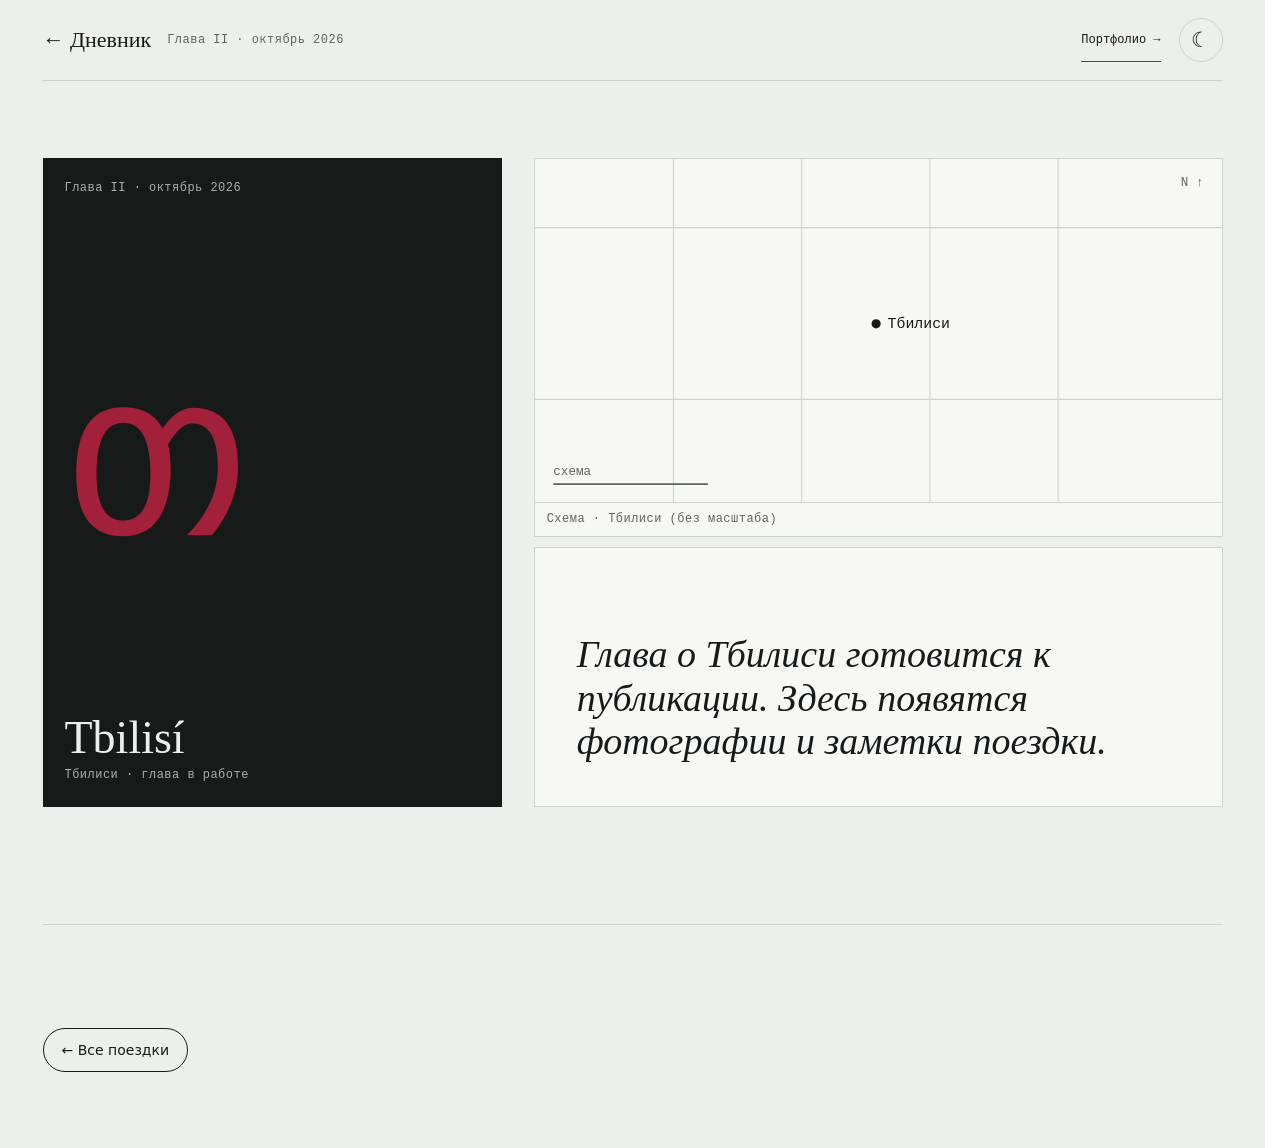
<file: trip/tbilisi.html>
<!doctype html><html lang="ru"><head><meta charset="utf-8">
<meta http-equiv="Content-Security-Policy" content="default-src 'self'; script-src 'self' 'unsafe-inline'; style-src 'self' 'unsafe-inline' https://fonts.googleapis.com; font-src https://fonts.gstatic.com; img-src 'self' data:; media-src 'self'; connect-src 'none'; frame-src 'none'; object-src 'none'; base-uri 'none'; form-action 'none'; upgrade-insecure-requests">
<meta name="referrer" content="strict-origin-when-cross-origin">
<meta name="description" content="Фотодневник Тиграна Согомоняна. Глава II · Тбилиси, октябрь 2026. Материал готовится.">
<meta name="theme-color" content="#ECEFEB" media="(prefers-color-scheme: light)"><meta name="theme-color" content="#120D0C" media="(prefers-color-scheme: dark)">
<meta property="og:type" content="website"><meta property="og:locale" content="ru_RU"><meta property="og:title" content="Тбилиси · Дневник"><meta property="og:description" content="Глава II · октябрь 2026. Тбилиси."><meta property="og:url" content="https://tigransogomonyan.github.io/diary/trip/tbilisi.html">
<link rel="icon" href="data:image/svg+xml,%3Csvg%20xmlns%3D%22http%3A%2F%2Fwww.w3.org%2F2000%2Fsvg%22%20viewBox%3D%220%200%2032%2032%22%3E%3Ccircle%20cx%3D%2216%22%20cy%3D%2216%22%20r%3D%2212%22%20fill%3D%22%23A3203A%22%2F%3E%3C%2Fsvg%3E"><meta name="viewport" content="width=device-width,initial-scale=1"><title>Тбилиси · Дневник</title>
<script>
(function(){
  var mode='auto';
  try{mode=localStorage.getItem('site-theme')||'auto'}catch(e){}
  if(mode!=='light'&&mode!=='dark')mode='auto';
  var prefersDark=window.matchMedia?window.matchMedia('(prefers-color-scheme: dark)'):null;
  window.__theme={mode:mode,apply:function(){
    var dark=this.mode==='dark'||(this.mode==='auto'&&prefersDark&&prefersDark.matches);
    document.documentElement.setAttribute('data-theme',dark?'dark':'light');
  }};
  window.__theme.apply();
  if(prefersDark){
    var onChange=function(){if(window.__theme.mode==='auto')window.__theme.apply()};
    if(prefersDark.addEventListener)prefersDark.addEventListener('change',onChange);
    else if(prefersDark.addListener)prefersDark.addListener(onChange);
  }
})();
</script>
<link rel="preconnect" href="https://fonts.googleapis.com"><link rel="preconnect" href="https://fonts.gstatic.com" crossorigin>
<link rel="stylesheet" href="https://fonts.googleapis.com/css2?family=IBM+Plex+Mono:wght@400;500&family=Instrument+Serif:ital@0;1&family=Onest:wght@400;500;600&display=swap">
<!-- shortcut: Noto subsets contain chapter initials only; expand text= when adding glyphs. -->
<link rel="stylesheet" href="https://fonts.googleapis.com/css2?family=Noto+Serif+Armenian:wght@400&text=%D4%B5&display=swap">
<link rel="stylesheet" href="https://fonts.googleapis.com/css2?family=Noto+Serif+Georgian:wght@400&text=%E1%83%97&display=swap">
<style>
:root{--paper:#ECEFEB;--ink:#161A18;--muted:#5B6560;--line:#CDD3CE;--card:#F7F8F6;--accent:#A3203A;--cover:#E1E6E1;
--f-display:'Instrument Serif',Georgia,serif;--f-body:'Onest',system-ui,sans-serif;--f-mono:'IBM Plex Mono',ui-monospace,monospace;--f-arm:'Noto Serif Armenian',serif;--f-geo:'Noto Serif Georgian',serif}
@media (prefers-color-scheme:dark){:root:not([data-theme="light"]){--paper:#120D0C;--ink:#EDE4E0;--muted:#A08D88;--line:#33282A;--card:#1C1513;--accent:#E8475F;--cover:#1C1513;color-scheme:dark}}
:root[data-theme="dark"]{--paper:#120D0C;--ink:#EDE4E0;--muted:#A08D88;--line:#33282A;--card:#1C1513;--accent:#E8475F;--cover:#1C1513;color-scheme:dark}
*{box-sizing:border-box}html,body{margin:0}
body{background:var(--paper);color:var(--ink);font:400 16px/1.5 var(--f-body);padding:0 16px;overflow-x:hidden}
img{display:block;max-width:100%}
button{font:inherit;color:inherit;cursor:pointer}
a{color:inherit}
.fw{max-width:1180px;margin:0 auto;width:100%}
.mono{font:400 12px/1.4 var(--f-mono);letter-spacing:.04em;color:var(--muted)}
.bw{filter:grayscale(1) contrast(1.08)}
.top{display:flex;justify-content:space-between;align-items:baseline;gap:16px;padding:18px 0;border-bottom:1px solid var(--line);flex-wrap:wrap}
.top .name{font:400 22px/1 var(--f-display)}
.top nav{display:flex;gap:18px;flex-wrap:wrap}
.top nav a{font:400 12px var(--f-mono);letter-spacing:.06em;text-transform:uppercase;text-decoration:none;color:var(--muted)}
.top nav a:hover{color:var(--ink)}
.top .other{font:400 12px var(--f-mono);text-decoration:none;border-bottom:1px solid var(--accent);color:var(--ink)}
.btn{display:inline-flex;align-items:center;gap:10px;margin-top:26px;min-height:42px;padding:0 18px;border:1.5px solid var(--ink);border-radius:999px;background:transparent;font:500 14px var(--f-body)}
.btn:hover{background:var(--ink);color:var(--paper)}
.sec{padding:64px 0;border-top:1px solid var(--line)}
.sec-h{display:grid;grid-template-columns:minmax(0,1fr) auto;gap:12px;align-items:end;margin-bottom:28px}
.sec-h h2{margin:0;font:400 clamp(40px,6vw,72px)/.95 var(--f-display)}
.sec-h p{margin:8px 0 0;max-width:52ch;color:var(--muted)}
.chapter{display:grid;grid-template-columns:minmax(0,.8fr) minmax(0,1.2fr);gap:32px;padding:40px 0;border-top:1px dashed var(--line)}
.chapter:first-of-type{border-top:0;padding-top:0}
.opener{position:relative;display:flex;flex-direction:column;justify-content:space-between;min-height:420px;padding:22px;background:var(--ink);color:var(--paper)}
.opener .glyph{font:400 clamp(140px,18vw,240px)/.8 var(--f-arm);color:var(--accent)}
.opener.geo .glyph{font-family:var(--f-geo)}
.opener h1,.opener h3{margin:0;font:400 46px/1 var(--f-display)}
.opener .mono{color:inherit;opacity:.7}
.pair{display:grid;grid-template-columns:1fr 1fr;gap:10px}
.pair figure{margin:0}.pair img,.thing img,.hero figure img{height:auto}
.pair img{width:100%;aspect-ratio:16/9;object-fit:cover}
.pair figcaption{margin-top:6px}
.words{position:relative;margin-top:10px;overflow:hidden;aspect-ratio:16/9;background:#000}
.words::before{content:"";position:absolute;inset:-30px;background:var(--bg,#000) center/cover;filter:blur(26px) brightness(.5)}.words img{position:absolute;inset:0;width:100%;height:100%;object-fit:contain;opacity:0;transition:opacity .8s}
.words img.on{opacity:1}
.words p{position:absolute;left:0;right:0;top:50%;transform:translateY(-50%);margin:0;text-align:center;color:#fff;font:400 15px/1.3 var(--f-body);letter-spacing:.02em;text-shadow:0 1px 10px rgba(0,0,0,.5)}
.words p i{font:italic 400 22px var(--f-display)}
.words .ctl{position:absolute;bottom:10px;left:12px;right:12px;display:flex;justify-content:space-between;color:#fff;font:400 11px var(--f-mono)}
.words .ctl button{background:none;border:1px solid rgba(255,255,255,.6);border-radius:999px;padding:4px 10px;color:#fff}
.slot{display:grid;place-items:center;min-height:240px;border:1px dashed var(--line);color:var(--muted);font:400 13px var(--f-mono);text-align:center;padding:16px}
.tgrid{display:grid;grid-template-columns:repeat(var(--cols,3),minmax(0,1fr));gap:3px;columns:auto;margin-left:calc(50% - 50vw);margin-right:calc(50% - 50vw)}
.tgrid[hidden]{display:none}
@media (max-width:760px){.chapter{grid-template-columns:minmax(0,1fr)}.opener{min-height:300px}.tgrid{--cols:2}}
.top .name{text-decoration:none}.trip{border-top:0;padding-top:32px}.trip .tmap{margin:0 0 10px}
</style><link rel="stylesheet" href="../frames.css"><link rel="stylesheet" href="../improvements.css"></head><body>
<a class="skip-link" href="#main-content">Перейти к содержанию</a>
<div class="fw">
<header class="top">
  <a class="name" href="../index.html#trips">← Дневник</a>
  <span class="mono">Глава II · октябрь 2026</span>
  <a class="other" href="https://tigransogomonyan.github.io/portfolio/" target="_blank" rel="noopener">Портфолио →</a>
</header>
<main id="main-content" tabindex="-1">
<section class="sec trip">
  <article class="chapter">
    <div class="opener geo"><span class="mono">Глава II · октябрь 2026</span><span class="glyph" aria-hidden="true">თ</span><div><h1>Tbilisí</h1><span class="mono">Тбилиси · глава в работе</span></div></div>
    <div>
      <figure class="tmap"><svg viewBox="0 0 600 300" role="img" aria-label="Карта: Тбилиси"><g style="stroke:var(--line);stroke-width:1"><line x1="121" y1="0" x2="121" y2="300"/><line x1="233" y1="0" x2="233" y2="300"/><line x1="345" y1="0" x2="345" y2="300"/><line x1="457" y1="0" x2="457" y2="300"/><line x1="0" y1="210" x2="600" y2="210"/><line x1="0" y1="60" x2="600" y2="60"/></g><circle cx="298" cy="144" r="4" style="fill:var(--ink)"/><text x="308" y="148" text-anchor="start" style="fill:var(--ink);font:400 13px var(--f-mono)">Тбилиси</text><g style="stroke:var(--muted);fill:var(--muted);font:400 11px var(--f-mono)"><line x1="16" y1="284" x2="151" y2="284" style="stroke-width:1.5"/><text x="16" y="276" style="stroke:none">схема</text><text x="584" y="24" text-anchor="end" style="stroke:none">N ↑</text></g></svg><figcaption class="mono">Схема · Тбилиси (без масштаба)</figcaption></figure>
      <div class="slot upcoming">Глава о Тбилиси готовится к публикации. Здесь появятся фотографии и заметки поездки.</div>
    </div>
  </article>
</section>

</main>
<footer class="sec"><a class="btn" href="../index.html#trips">← Все поездки</a></footer>
</div>
<script src="../frames.js" defer></script>
<script src="../site-controls.js" defer></script>
</body></html>
</file>
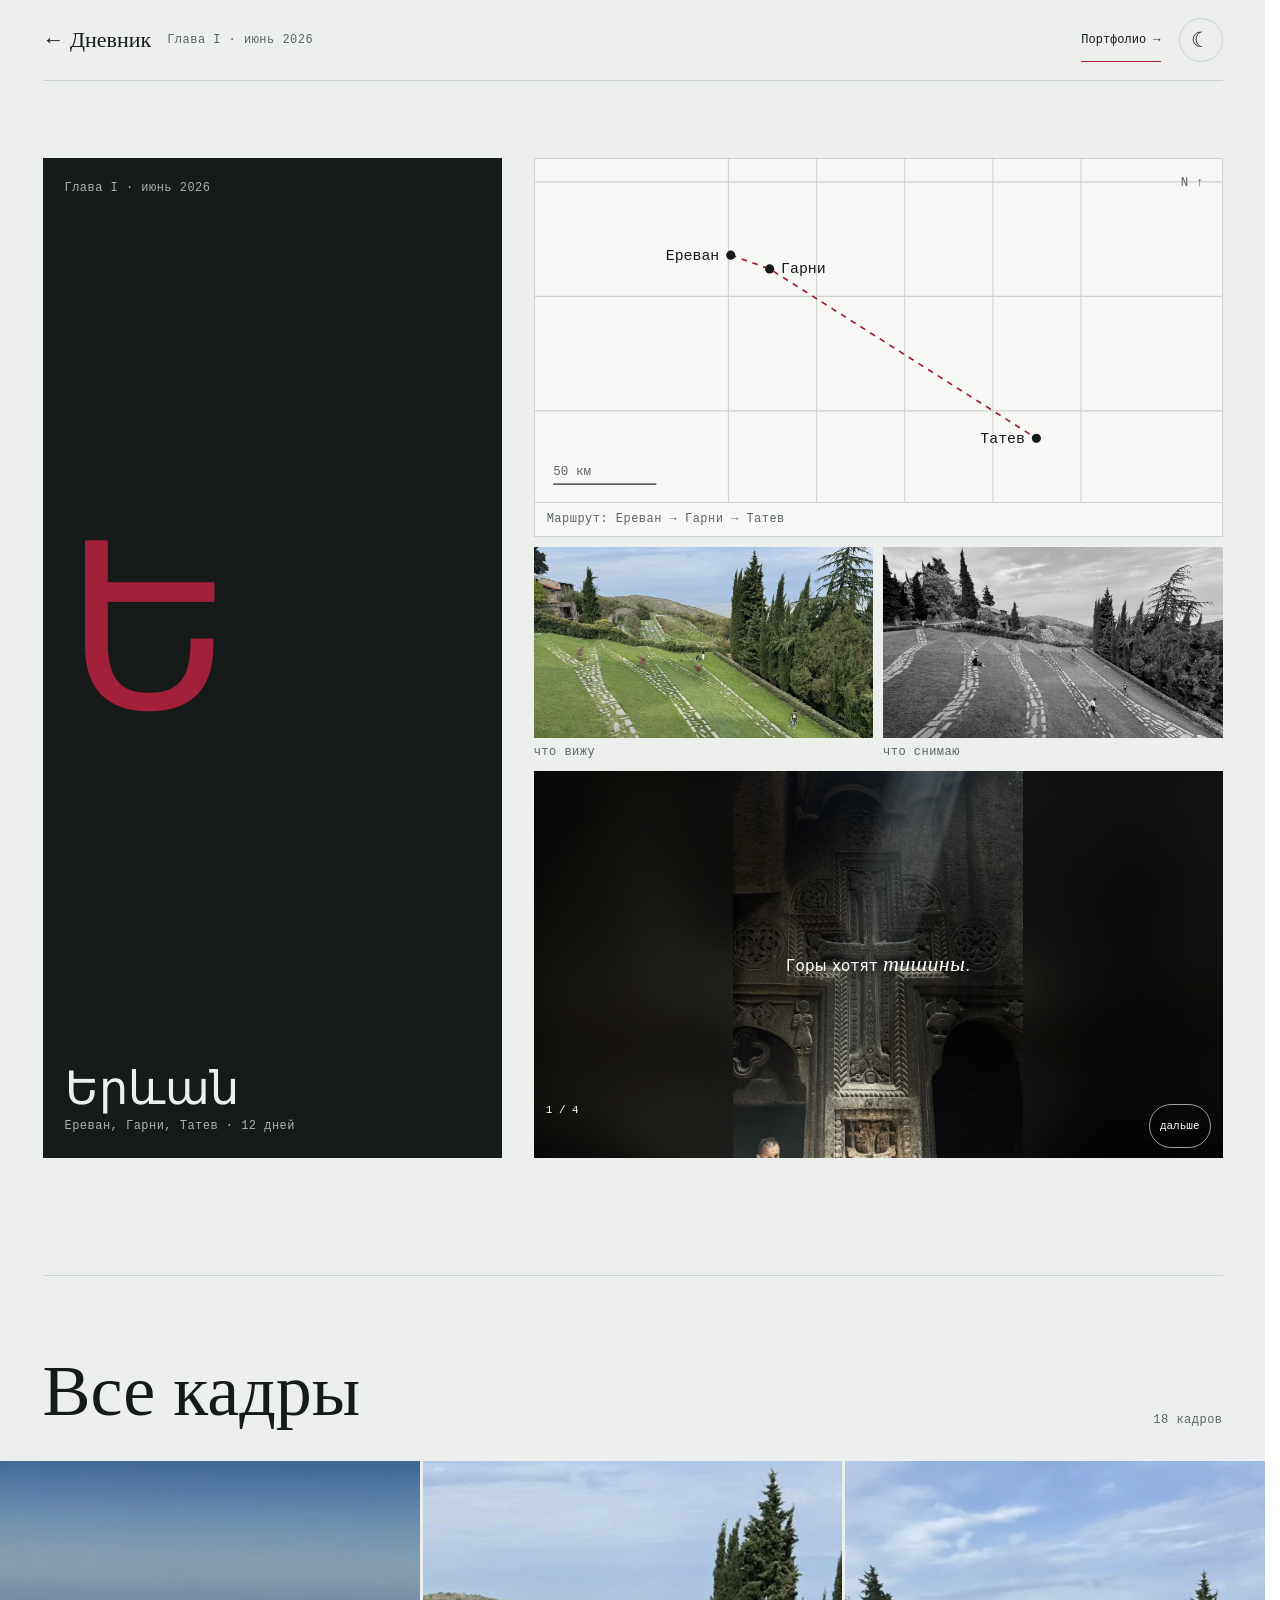
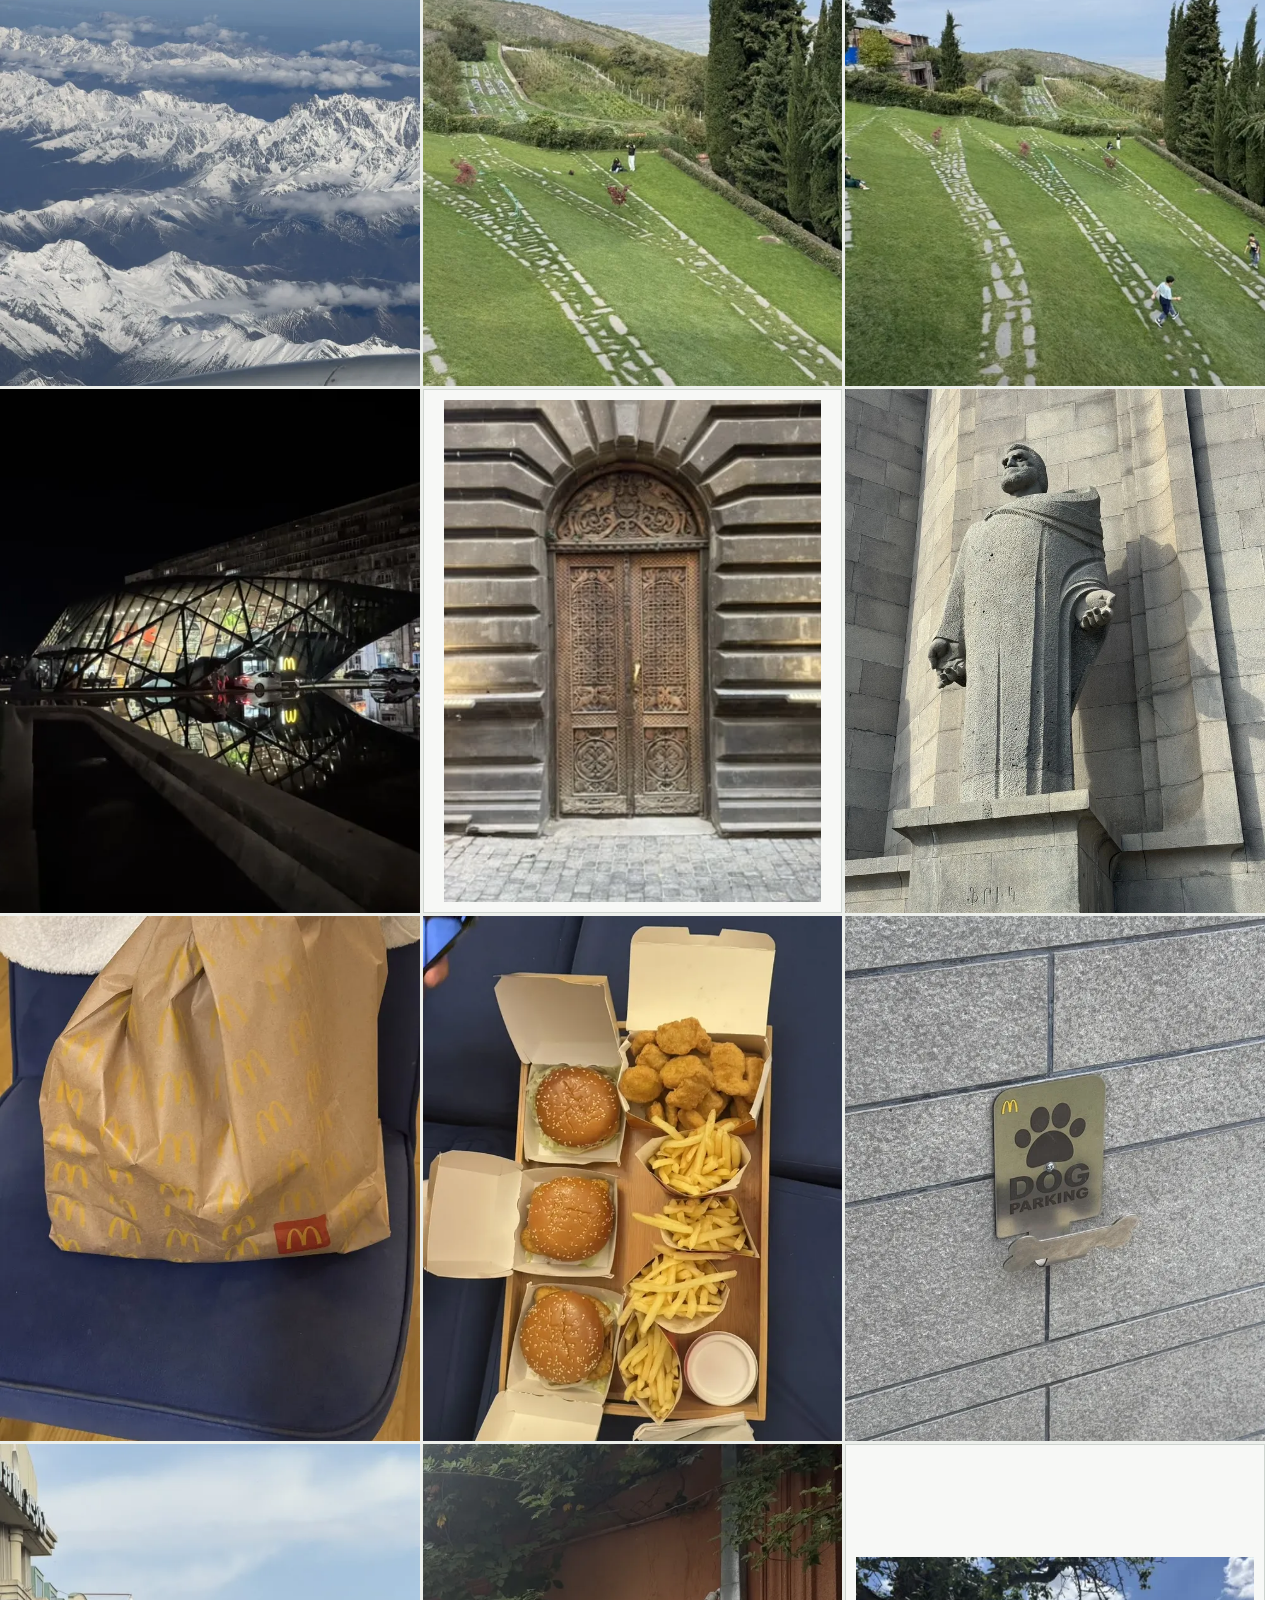
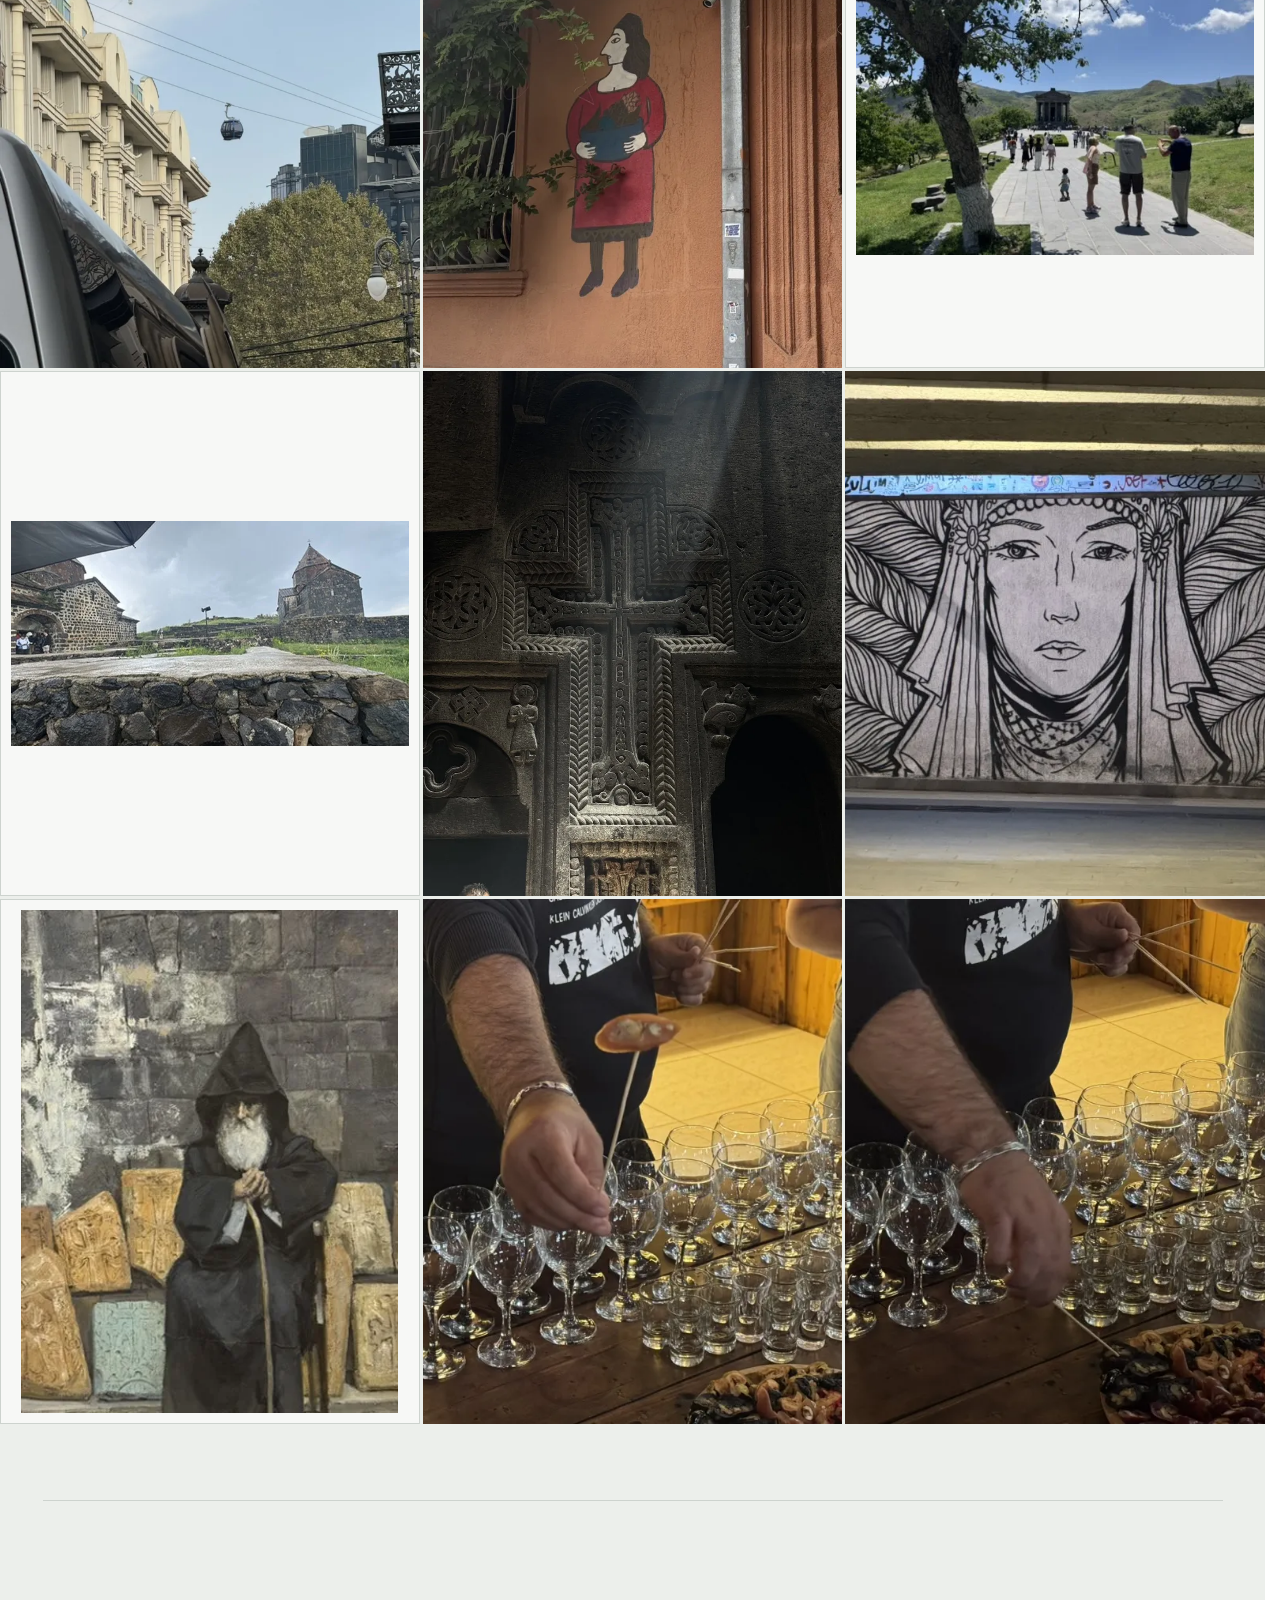
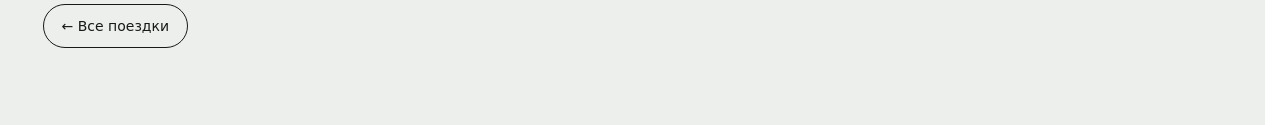
<file: trip/yerevan.html>
<!doctype html><html lang="ru"><head><meta charset="utf-8">
<meta http-equiv="Content-Security-Policy" content="default-src 'self'; script-src 'self' 'unsafe-inline'; style-src 'self' 'unsafe-inline' https://fonts.googleapis.com; font-src https://fonts.gstatic.com; img-src 'self' data:; media-src 'self'; connect-src 'none'; frame-src 'none'; object-src 'none'; base-uri 'none'; form-action 'none'; upgrade-insecure-requests">
<meta name="referrer" content="strict-origin-when-cross-origin">
<meta name="description" content="Глава I · июнь 2026. Ереван, Гарни, Татев · 12 дней.">
<meta name="theme-color" content="#ECEFEB" media="(prefers-color-scheme: light)"><meta name="theme-color" content="#120D0C" media="(prefers-color-scheme: dark)">
<meta property="og:type" content="website"><meta property="og:locale" content="ru_RU"><meta property="og:title" content="Ереван · Дневник"><meta property="og:description" content="Глава I · июнь 2026. Ереван, Гарни, Татев · 12 дней."><meta property="og:url" content="https://tigransogomonyan.github.io/diary/trip/yerevan.html">
<meta property="og:image" content="https://tigransogomonyan.github.io/diary/f/10.webp"><meta property="og:image:alt" content="Каскадный сад · Ереван, июнь 2026"><meta name="twitter:card" content="summary_large_image">
<link rel="icon" href="data:image/svg+xml,%3Csvg%20xmlns%3D%22http%3A%2F%2Fwww.w3.org%2F2000%2Fsvg%22%20viewBox%3D%220%200%2032%2032%22%3E%3Ccircle%20cx%3D%2216%22%20cy%3D%2216%22%20r%3D%2212%22%20fill%3D%22%23A3203A%22%2F%3E%3C%2Fsvg%3E"><meta name="viewport" content="width=device-width,initial-scale=1"><title>Ереван · Дневник</title>
<script>
(function(){
  var mode='auto';
  try{mode=localStorage.getItem('site-theme')||'auto'}catch(e){}
  if(mode!=='light'&&mode!=='dark')mode='auto';
  var prefersDark=window.matchMedia?window.matchMedia('(prefers-color-scheme: dark)'):null;
  window.__theme={mode:mode,apply:function(){
    var dark=this.mode==='dark'||(this.mode==='auto'&&prefersDark&&prefersDark.matches);
    document.documentElement.setAttribute('data-theme',dark?'dark':'light');
  }};
  window.__theme.apply();
  if(prefersDark){
    var onChange=function(){if(window.__theme.mode==='auto')window.__theme.apply()};
    if(prefersDark.addEventListener)prefersDark.addEventListener('change',onChange);
    else if(prefersDark.addListener)prefersDark.addListener(onChange);
  }
})();
</script>
<link rel="preconnect" href="https://fonts.googleapis.com"><link rel="preconnect" href="https://fonts.gstatic.com" crossorigin>
<link rel="stylesheet" href="https://fonts.googleapis.com/css2?family=IBM+Plex+Mono:wght@400;500&family=Instrument+Serif:ital@0;1&family=Onest:wght@400;500;600&display=swap">
<!-- shortcut: Noto subsets contain chapter initials only; expand text= when adding glyphs. -->
<link rel="stylesheet" href="https://fonts.googleapis.com/css2?family=Noto+Serif+Armenian:wght@400&text=%D4%B5&display=swap">
<link rel="stylesheet" href="https://fonts.googleapis.com/css2?family=Noto+Serif+Georgian:wght@400&text=%E1%83%97&display=swap">
<style>
:root{--paper:#ECEFEB;--ink:#161A18;--muted:#5B6560;--line:#CDD3CE;--card:#F7F8F6;--accent:#A3203A;--cover:#E1E6E1;
--f-display:'Instrument Serif',Georgia,serif;--f-body:'Onest',system-ui,sans-serif;--f-mono:'IBM Plex Mono',ui-monospace,monospace;--f-arm:'Noto Serif Armenian',serif;--f-geo:'Noto Serif Georgian',serif}
@media (prefers-color-scheme:dark){:root:not([data-theme="light"]){--paper:#120D0C;--ink:#EDE4E0;--muted:#A08D88;--line:#33282A;--card:#1C1513;--accent:#E8475F;--cover:#1C1513;color-scheme:dark}}
:root[data-theme="dark"]{--paper:#120D0C;--ink:#EDE4E0;--muted:#A08D88;--line:#33282A;--card:#1C1513;--accent:#E8475F;--cover:#1C1513;color-scheme:dark}
*{box-sizing:border-box}html,body{margin:0}
body{background:var(--paper);color:var(--ink);font:400 16px/1.5 var(--f-body);padding:0 16px;overflow-x:hidden}
img{display:block;max-width:100%}
button{font:inherit;color:inherit;cursor:pointer}
a{color:inherit}
.fw{max-width:1180px;margin:0 auto;width:100%}
.mono{font:400 12px/1.4 var(--f-mono);letter-spacing:.04em;color:var(--muted)}
.bw{filter:grayscale(1) contrast(1.08)}
.top{display:flex;justify-content:space-between;align-items:baseline;gap:16px;padding:18px 0;border-bottom:1px solid var(--line);flex-wrap:wrap}
.top .name{font:400 22px/1 var(--f-display)}
.top nav{display:flex;gap:18px;flex-wrap:wrap}
.top nav a{font:400 12px var(--f-mono);letter-spacing:.06em;text-transform:uppercase;text-decoration:none;color:var(--muted)}
.top nav a:hover{color:var(--ink)}
.top .other{font:400 12px var(--f-mono);text-decoration:none;border-bottom:1px solid var(--accent);color:var(--ink)}
.btn{display:inline-flex;align-items:center;gap:10px;margin-top:26px;min-height:42px;padding:0 18px;border:1.5px solid var(--ink);border-radius:999px;background:transparent;font:500 14px var(--f-body)}
.btn:hover{background:var(--ink);color:var(--paper)}
.sec{padding:64px 0;border-top:1px solid var(--line)}
.sec-h{display:grid;grid-template-columns:minmax(0,1fr) auto;gap:12px;align-items:end;margin-bottom:28px}
.sec-h h2{margin:0;font:400 clamp(40px,6vw,72px)/.95 var(--f-display)}
.sec-h p{margin:8px 0 0;max-width:52ch;color:var(--muted)}
.chapter{display:grid;grid-template-columns:minmax(0,.8fr) minmax(0,1.2fr);gap:32px;padding:40px 0;border-top:1px dashed var(--line)}
.chapter:first-of-type{border-top:0;padding-top:0}
.opener{position:relative;display:flex;flex-direction:column;justify-content:space-between;min-height:420px;padding:22px;background:var(--ink);color:var(--paper)}
.opener .glyph{font:400 clamp(140px,18vw,240px)/.8 var(--f-arm);color:var(--accent)}
.opener.geo .glyph{font-family:var(--f-geo)}
.opener h1,.opener h3{margin:0;font:400 46px/1 var(--f-display)}
.opener .mono{color:inherit;opacity:.7}
.pair{display:grid;grid-template-columns:1fr 1fr;gap:10px}
.pair figure{margin:0}.pair img,.thing img,.hero figure img{height:auto}
.pair img{width:100%;aspect-ratio:16/9;object-fit:cover}
.pair figcaption{margin-top:6px}
.words{position:relative;margin-top:10px;overflow:hidden;aspect-ratio:16/9;background:#000}
.words::before{content:"";position:absolute;inset:-30px;background:var(--bg,#000) center/cover;filter:blur(26px) brightness(.5)}.words img{position:absolute;inset:0;width:100%;height:100%;object-fit:contain;opacity:0;transition:opacity .8s}
.words img.on{opacity:1}
.words p{position:absolute;left:0;right:0;top:50%;transform:translateY(-50%);margin:0;text-align:center;color:#fff;font:400 15px/1.3 var(--f-body);letter-spacing:.02em;text-shadow:0 1px 10px rgba(0,0,0,.5)}
.words p i{font:italic 400 22px var(--f-display)}
.words .ctl{position:absolute;bottom:10px;left:12px;right:12px;display:flex;justify-content:space-between;color:#fff;font:400 11px var(--f-mono)}
.words .ctl button{background:none;border:1px solid rgba(255,255,255,.6);border-radius:999px;padding:4px 10px;color:#fff}
.slot{display:grid;place-items:center;min-height:240px;border:1px dashed var(--line);color:var(--muted);font:400 13px var(--f-mono);text-align:center;padding:16px}
.tgrid{display:grid;grid-template-columns:repeat(var(--cols,3),minmax(0,1fr));gap:3px;columns:auto;margin-left:calc(50% - 50vw);margin-right:calc(50% - 50vw)}
.tgrid[hidden]{display:none}
@media (max-width:760px){.chapter{grid-template-columns:minmax(0,1fr)}.opener{min-height:300px}.tgrid{--cols:2}}
.top .name{text-decoration:none}.trip{border-top:0;padding-top:32px}.trip .tmap{margin:0 0 10px}
</style><link rel="stylesheet" href="../frames.css"><link rel="stylesheet" href="../improvements.css"></head><body>
<a class="skip-link" href="#main-content">Перейти к содержанию</a>
<div class="fw">
<header class="top">
  <a class="name" href="../index.html#trips">← Дневник</a>
  <span class="mono">Глава I · июнь 2026</span>
  <a class="other" href="https://tigransogomonyan.github.io/portfolio/" target="_blank" rel="noopener">Портфолио →</a>
</header>
<main id="main-content" tabindex="-1">
<section class="sec trip">
  <article class="chapter">
    <div class="opener"><span class="mono">Глава I · июнь 2026</span><span class="glyph" aria-hidden="true">Ե</span><div><h1>Երևան</h1><span class="mono">Ереван, Гарни, Татев · 12 дней</span></div></div>
    <div>
      <figure class="tmap"><svg viewBox="0 0 600 300" role="img" aria-label="Карта маршрута: Ереван, Гарни, Татев"><g style="stroke:var(--line);stroke-width:1"><line x1="169" y1="0" x2="169" y2="300"/><line x1="246" y1="0" x2="246" y2="300"/><line x1="323" y1="0" x2="323" y2="300"/><line x1="400" y1="0" x2="400" y2="300"/><line x1="477" y1="0" x2="477" y2="300"/><line x1="0" y1="220" x2="600" y2="220"/><line x1="0" y1="120" x2="600" y2="120"/><line x1="0" y1="20" x2="600" y2="20"/></g><polyline points="171,84 205,96 438,244" style="fill:none;stroke:var(--accent);stroke-width:1.5;stroke-dasharray:5 5"/><circle cx="171" cy="84" r="4" style="fill:var(--ink)"/><text x="161" y="88" text-anchor="end" style="fill:var(--ink);font:400 13px var(--f-mono)">Ереван</text><circle cx="205" cy="96" r="4" style="fill:var(--ink)"/><text x="215" y="100" text-anchor="start" style="fill:var(--ink);font:400 13px var(--f-mono)">Гарни</text><circle cx="438" cy="244" r="4" style="fill:var(--ink)"/><text x="428" y="248" text-anchor="end" style="fill:var(--ink);font:400 13px var(--f-mono)">Татев</text><g style="stroke:var(--muted);fill:var(--muted);font:400 11px var(--f-mono)"><line x1="16" y1="284" x2="106" y2="284" style="stroke-width:1.5"/><text x="16" y="276" style="stroke:none">50 км</text><text x="584" y="24" text-anchor="end" style="stroke:none">N ↑</text></g></svg><figcaption class="mono">Маршрут: Ереван → Гарни → Татев</figcaption></figure>
      <div class="pair">
        <figure><img loading="lazy" src="../f/10.webp" alt="Каскадный сад, общий план"><figcaption class="mono">что вижу</figcaption></figure>
        <figure><img class="bw" loading="lazy" src="../f/11.webp" alt="Тот же сад, кадр"><figcaption class="mono">что снимаю</figcaption></figure>
      </div>
      <div class="words" id="words" aria-live="polite">
        <img class="on" loading="lazy" src="../f/a09.webp" alt=""><img loading="lazy" src="../f/a08.webp" alt=""><img loading="lazy" src="../f/a06.webp" alt=""><img loading="lazy" src="../f/a05.webp" alt="">
        <p></p>
        <div class="ctl"><span id="wn">1 / 4</span><button type="button" id="wnext">дальше</button></div>
      </div>
    </div>
  </article>
</section>
<section class="sec" id="all">
  <div class="sec-h"><div><h2>Все кадры</h2></div><span class="mono">18 кадров</span></div>
  <div class="tgrid"><figure><img loading="lazy" decoding="async" src="../f/01.webp" alt="Над Кавказом"><figcaption><b>Над Кавказом</b><span class="mono">перелёт · июнь</span></figcaption></figure><figure><img loading="lazy" decoding="async" src="../f/10.webp" alt="Каскад"><figcaption><b>Каскад</b><span class="mono">Ереван · июнь</span></figcaption></figure><figure><img loading="lazy" decoding="async" src="../f/11.webp" alt="Тот же сад"><figcaption><b>Тот же сад</b><span class="mono">Ереван · июнь</span></figcaption></figure><figure><img loading="lazy" decoding="async" src="../f/02.webp" alt="Ночной город"><figcaption><b>Ночной город</b><span class="mono">Ереван · июнь</span></figcaption></figure><figure><img loading="lazy" decoding="async" src="../f/a05.webp" alt="Дверь"><figcaption><b>Дверь</b><span class="mono">Ереван · июнь</span></figcaption></figure><figure><img loading="lazy" decoding="async" src="../f/a02.webp" alt="Статуя"><figcaption><b>Статуя</b><span class="mono">Ереван · июнь</span></figcaption></figure><figure><img loading="lazy" decoding="async" src="../f/03.webp" alt="Пакет"><figcaption><b>Пакет</b><span class="mono">Ереван · июнь</span></figcaption></figure><figure><img loading="lazy" decoding="async" src="../f/04.webp" alt="Ужин"><figcaption><b>Ужин</b><span class="mono">отель · июнь</span></figcaption></figure><figure><img loading="lazy" decoding="async" src="../f/05.webp" alt="Табличка"><figcaption><b>Табличка</b><span class="mono">улица · июнь</span></figcaption></figure><figure><img loading="lazy" decoding="async" src="../f/07.webp" alt="Улица"><figcaption><b>Улица</b><span class="mono">канатная дорога · июнь</span></figcaption></figure><figure><img loading="lazy" decoding="async" src="../f/13.webp" alt="Роспись"><figcaption><b>Роспись</b><span class="mono">улица · июнь</span></figcaption></figure><figure><img loading="lazy" decoding="async" src="../f/a06.webp" alt="Гарни"><figcaption><b>Гарни</b><span class="mono">Армения · июнь</span></figcaption></figure><figure><img loading="lazy" decoding="async" src="../f/a08.webp" alt="Севанаванк"><figcaption><b>Севанаванк</b><span class="mono">Армения · июнь</span></figcaption></figure><figure><img loading="lazy" decoding="async" src="../f/a09.webp" alt="Хачкар"><figcaption><b>Хачкар</b><span class="mono">Армения · июнь</span></figcaption></figure><figure><img loading="lazy" decoding="async" src="../f/06.webp" alt="Фреска"><figcaption><b>Фреска</b><span class="mono">Армения · июнь</span></figcaption></figure><figure><img loading="lazy" decoding="async" src="../f/a04.webp" alt="Монах"><figcaption><b>Монах</b><span class="mono">Армения · июнь</span></figcaption></figure><figure><img loading="lazy" decoding="async" src="../f/08.webp" alt="Вино"><figcaption><b>Вино</b><span class="mono">Армения · июнь</span></figcaption></figure><figure><img loading="lazy" decoding="async" src="../f/09.webp" alt="Застолье"><figcaption><b>Застолье</b><span class="mono">Армения · июнь</span></figcaption></figure></div>
</section>
</main>
<footer class="sec"><a class="btn" href="../index.html#trips">← Все поездки</a></footer>
</div>
<script src="../frames.js" defer></script>
<script src="../site-controls.js" defer></script>
<script>
(function(){var W=['Горы хотят <i>тишины</i>.','Камень хочет <i>памяти</i>.','Дорога хочет <i>спутника</i>.','Дом хочет <i>возвращения</i>.'],wi=0,wb=document.getElementById('words'),wimg=wb.querySelectorAll('img'),wp=wb.querySelector('p');
function wset(){wimg.forEach(function(im,k){im.classList.toggle('on',k===wi);if(k===wi)wb.style.setProperty('--bg','url('+im.src+')')});wp.innerHTML=W[wi];document.getElementById('wn').textContent=(wi+1)+' / '+W.length}
document.getElementById('wnext').onclick=function(){wi=(wi+1)%W.length;wset()};wset()})();
</script>
</body></html>
</file>
<file: frames.css>
/* кадры в сетках дневника: мелкие — целиком в рамке, подписи по нажатию (и по наведению на десктопе) */
.tgrid figure,.tframes figure{position:relative;margin:0;aspect-ratio:4/5;background:var(--card);overflow:hidden}
.tgrid img,.tframes img{width:100%;height:100%;object-fit:cover;background:none}
.tgrid figure.small,.tframes figure.small{padding:10px;border:1px solid var(--line);background:var(--card)}
.tgrid figure.small img,.tframes figure.small img{object-fit:contain}
.capT{position:absolute;inset:0;z-index:1;width:100%;height:100%;padding:0;border:0;background:none;cursor:pointer}
.capT:focus-visible{outline:2px solid var(--accent);outline-offset:-4px}
.tgrid figcaption.fcap,.tframes figcaption.fcap{position:absolute;left:0;right:0;bottom:0;z-index:2;width:auto;height:auto;clip:auto;white-space:normal;overflow:visible;display:grid;gap:2px;padding:12px 44px 12px 12px;background:var(--paper);color:var(--ink);opacity:0;visibility:hidden;transform:translateY(6px);transition:opacity .25s,transform .25s,visibility 0s .25s}
.fcap b{font:400 20px/1.1 var(--f-display)}
.fcap:focus{outline:none}.fcap:focus-visible{outline:2px solid var(--accent);outline-offset:-2px}
figure.open .fcap{opacity:1;visibility:visible;transform:none;transition:opacity .25s,transform .25s}
.capX{position:absolute;top:6px;right:6px;display:none;width:32px;height:32px;padding:0;border:0;border-radius:50%;background:none;color:var(--ink);font:400 14px/1 var(--f-mono)}
figure.open .capX{display:block}
@media (hover:hover){.tgrid figure:hover .fcap,.tframes figure:hover .fcap{opacity:1;visibility:visible;transform:none;transition:opacity .25s,transform .25s}}
@media (prefers-reduced-motion:reduce){.fcap{transition:none!important}}
/* поездки: основные кадры, карта, кнопка */
.tframes{display:grid;grid-template-columns:repeat(3,minmax(0,1fr));gap:3px}
.tmap{margin:10px 0 0;border:1px solid var(--line);background:var(--card)}
.tmap svg{display:block;width:100%;height:auto}
.tmap figcaption{padding:8px 12px;border-top:1px solid var(--line)}
@media (max-width:760px){.tframes{grid-template-columns:repeat(2,minmax(0,1fr))}}
</file>
<file: improvements.css>
/* Diary · editorial refinements, layered over the original design. */
.skip-link{position:fixed;z-index:200;top:12px;left:12px;transform:translateY(-160%);padding:12px 18px;background:var(--ink);color:var(--paper);border:2px solid var(--accent);font:500 14px/1.4 var(--f-body);text-decoration:none}
.skip-link:focus{transform:translateY(0)}
:where(a,button,[tabindex="0"]):focus-visible{outline:2px solid var(--accent);outline-offset:4px}
#main-content:focus{outline:none}
:where(section[id]){scroll-margin-top:24px}
.btn{text-decoration:none}
.diary-home .top .other{flex-shrink:0}
.diary-home .top nav a{transition:color .2s ease}
.diary-home .top nav a:focus-visible{color:var(--ink)}
.slot.about-note{display:flex;flex-direction:column;align-items:flex-start;justify-content:space-between;text-align:left;min-height:320px;padding:clamp(20px,4vw,40px);border:1px solid var(--line);background:var(--card)}
.about-note .about-note-title{font:italic 400 clamp(46px,7vw,90px)/.9 var(--f-display);letter-spacing:-.025em;color:var(--ink)}
.about-note .mono{color:var(--muted)}
.reader :is(.r-top,.r-bot) button:disabled{opacity:.3;cursor:not-allowed}
.board .pin:focus-visible{outline:3px solid var(--accent);outline-offset:4px}
@media(max-width:760px){
  .diary-home .top{display:grid;grid-template-columns:minmax(0,1fr) auto;align-items:center;column-gap:12px;row-gap:12px}
  .diary-home .top .name{grid-column:1;grid-row:1;min-width:0;font-size:clamp(17px,4vw,21px)}
  .diary-home .top .other{grid-column:2;grid-row:1;white-space:nowrap}
  .diary-home .top nav{grid-column:1/-1;grid-row:2;display:flex;flex-wrap:nowrap;gap:20px;overflow-x:auto;overscroll-behavior-inline:contain;scroll-snap-type:x proximity;padding:2px 2px 12px;scrollbar-width:thin}
  .diary-home .top nav a{flex:0 0 auto;white-space:nowrap;padding:7px 0;scroll-snap-align:start}
  .diary-home .sec{padding-block:48px}
  .diary-home .hero{gap:28px}
  .diary-home .about-note{min-height:260px}
}
@media(prefers-reduced-motion:reduce){
  .skip-link,.diary-home .top nav a{transition:none!important}
  .diary-home .top nav{scroll-behavior:auto}
}

/* Incomplete chapters remain public without internal production notes. */
.slot.upcoming{display:grid;place-items:end start;min-height:260px;padding:clamp(24px,4vw,42px);border:1px solid var(--line);background:var(--card);color:var(--ink);font:italic 400 clamp(24px,3vw,38px)/1.15 var(--f-display);text-align:left}

/* Volume II — quieter editorial hierarchy and intentional empty states. */
.diary-home .top{
  position:sticky;top:0;z-index:60;background:var(--paper);
  margin-inline:-16px;padding-inline:16px;border-bottom:1px solid var(--line)
}
.diary-home section[id]{scroll-margin-top:100px}
.diary-home .top nav a[aria-current="location"]{
  color:var(--ink);text-decoration:underline;text-decoration-color:var(--accent);
  text-underline-offset:8px;text-decoration-thickness:1px
}
.diary-home .hero{padding-block:clamp(48px,7vw,96px);gap:clamp(24px,4vw,56px)}
.diary-home .hero>div{align-self:center}
.diary-home .hero>div>.mono:first-child{letter-spacing:.13em;text-transform:uppercase}
.diary-home .hero h1{font-size:clamp(78px,13.5vw,176px);letter-spacing:-.045em}
.diary-home .hero .lead{max-width:28ch}
.diary-home .hero .meta{border-top:1px solid var(--line);padding-top:14px}
.diary-home .hero figure img{aspect-ratio:3/4;object-position:center}
.diary-home .hero figcaption{border-top:1px solid var(--line);padding-top:8px}
.diary-home .hero .btn{border-radius:0}
.diary-home .sec-h h2{letter-spacing:-.035em}
.diary-home .car-card .ph{background:var(--cover)}
.diary-home .car-card:focus-visible .ph{outline:2px solid var(--accent);outline-offset:-3px}
.diary-home .car-ctl button:disabled{opacity:.28;cursor:not-allowed}
.diary-home .car-ctl button:disabled:hover{background:none;color:inherit}
.diary-home .zine.empty{cursor:default;background:transparent;color:var(--muted)}
.diary-home .zine.empty:hover{transform:none;box-shadow:none}
.diary-home .zine.empty .ph{background:transparent;border-top:1px solid var(--line);border-bottom:1px solid var(--line)}
.diary-home .zine.empty .ph span{
  background:none;color:var(--muted);font:italic 400 clamp(20px,2.5vw,32px)/1 var(--f-display);
  letter-spacing:-.02em;transform:rotate(-6deg)
}
.diary-home .tg{
  grid-template-columns:minmax(0,1fr) minmax(0,1.2fr);
  align-items:stretch;gap:clamp(28px,4vw,56px);padding:clamp(24px,4vw,48px)
}
.diary-home .tg-head{grid-template-columns:auto minmax(0,1fr);align-content:start}
.diary-home .tg-head .tg-go{grid-column:1/-1;justify-self:start;margin-top:14px}
.diary-home .tg-editorial{
  min-height:200px;border-left:1px solid var(--line);
  padding-left:clamp(22px,3vw,48px);display:flex;flex-direction:column;
  justify-content:space-between;gap:24px
}
.diary-home .tg-quote{
  margin:0;max-width:19ch;font:italic 400 clamp(30px,3.9vw,52px)/1.04 var(--f-display);
  letter-spacing:-.026em;color:var(--ink)
}
@media(max-width:760px){
  .diary-home section[id]{scroll-margin-top:145px}
  .diary-home .top .name{line-height:1.1}
  .diary-home .hero{padding-top:40px;padding-bottom:52px}
  .diary-home .hero h1{font-size:clamp(82px,20vw,122px)}
  .diary-home .hero .lead{font-size:clamp(21px,5.4vw,28px)}
  .diary-home .hero figure img{aspect-ratio:4/5}
  .diary-home .tg{grid-template-columns:1fr}
  .diary-home .tg-editorial{min-height:0;border-left:0;border-top:1px solid var(--line);padding:24px 0 0}
  .diary-home .tg-quote{font-size:clamp(30px,9vw,46px)}
}

/* Shared masthead utilities: a tactile but unobtrusive journal control. */
.top-actions{display:flex;align-items:center;gap:clamp(10px,1.5vw,18px);margin-left:auto}
.top-actions .other{white-space:nowrap}
.theme-toggle{
  flex:0 0 auto;display:grid;place-items:center;width:36px;height:36px;padding:0;
  border:1px solid var(--line);border-radius:50%;background:transparent;color:var(--ink);
  font:400 21px/1 var(--f-display);cursor:pointer;
  transition:background .2s ease,border-color .2s ease;
}
.theme-toggle:hover{border-color:var(--ink);background:var(--card)}
.theme-toggle:focus-visible{outline:2px solid var(--accent);outline-offset:4px}
.reading-progress{position:fixed;inset:0 0 auto;z-index:70;height:2px;pointer-events:none}
.reading-progress>span{
  display:block;width:100%;height:100%;background:var(--accent);
  transform:scaleX(0);transform-origin:left center;will-change:transform;
}
@media(max-width:760px){
  .diary-home .top .top-actions{grid-column:2;grid-row:1;margin:0;justify-self:end;gap:8px}
  .diary-home .top .top-actions .other{grid-row:auto;grid-column:auto;font-size:10px}
  .top-actions{gap:9px}
  .theme-toggle{width:34px;height:34px;font-size:20px}
}
@media(prefers-reduced-motion:reduce){.theme-toggle{transition:none}}

/* Shared spacing and controls, including the narrowest supported screens. */
html{scrollbar-gutter:stable;container-type:inline-size}
body{overflow-x:clip}
.top{align-items:center;min-height:81px}
.top .other{display:inline-flex;align-items:center;min-height:44px}
.theme-toggle{width:44px;height:44px}
.menu-toggle{display:none}
.diary-home section[id]{scroll-margin-top:calc(var(--masthead-height,81px) + 20px)}
.diary-home .hero{padding-block:clamp(40px,5vw,72px)}
.diary-home .hero h1{line-height:.98;letter-spacing:-.04em}
.diary-home .hero .lead{line-height:1.3;text-wrap:pretty}
.sec{padding-block:clamp(48px,6vw,80px)}
.sec-h{margin-bottom:32px}
.sec-h h2{line-height:1.06}
.sec-h p{line-height:1.6;text-wrap:pretty}
.btn,.filters button,.ttabs button,.dens button,.car-ctl button,.words .ctl button,.capX{min-height:44px}
.dens button{min-width:44px;padding:10px}
.dens{gap:0}
.ttabs{gap:clamp(16px,3vw,32px)}
.ttabs button{line-height:1.15}
.car-ctl button{display:block;width:44px;flex-shrink:0}
.car-track{padding:4px 4px 8px;margin-inline:-4px}
.car-card h3{letter-spacing:.08em;margin-top:18px}
.car-card u{font-size:15px;margin-top:8px}
.shelf{gap:clamp(10px,1.5vw,20px)}
.zine{aspect-ratio:auto;min-height:300px;padding:16px;gap:16px}
.zine .ph{position:static;display:block;aspect-ratio:4/3;width:100%;flex:1;min-height:80px}
.zine.empty .ph{display:grid;flex:1}
.diary-home .zine.empty .ph span{transform:none;line-height:1.3}
.zine .mo{line-height:1.1}
.board{touch-action:pan-y}
.pin{touch-action:none}
.reader{grid-template-rows:auto minmax(0,1fr) auto}
.r-track{min-height:0;overscroll-behavior-x:contain;touch-action:pan-x pan-y}
.r-top button,.r-bot button{min-height:44px}
.book{width:min(100%,1040px,calc((100dvh - 160px)*1.52));max-height:none}
.page{min-width:0;min-height:0}
.page.txt{line-height:1.4}
.r-bot{padding-bottom:max(14px,env(safe-area-inset-bottom))}
.capX{width:44px;top:0;right:0}
.fcap{overflow-wrap:anywhere}
/* Full bleed follows the content viewport, excluding the scrollbar gutter. */
.fw .tgrid{margin-inline:calc((100% - 100cqw)/2)}
.foot-r span{overflow-wrap:anywhere}
@media(min-width:761px) and (max-width:1200px){
  .diary-home .top{display:grid;grid-template-columns:minmax(0,1fr) auto;gap:4px 16px}
  .diary-home .top nav{grid-column:1/-1;grid-row:2}
}
@media(max-width:760px){
  .diary-home .top{gap:8px 12px;padding-block:12px}
  .diary-home .top .name{grid-column:1/-1;font-size:20px;line-height:1.3}
  .diary-home .top .top-actions{grid-column:2;grid-row:2;gap:12px}
  .diary-home .top .top-actions .other{font-size:12px}
  .menu-toggle{display:inline-flex;align-items:center;justify-content:center;grid-column:1;grid-row:2;justify-self:start;min-height:44px;padding:0 14px;border:1px solid var(--line);background:transparent;font:400 12px var(--f-mono)}
  .menu-toggle[aria-expanded="true"]{background:var(--ink);color:var(--paper)}
  .diary-home .top nav{grid-row:3;flex-wrap:wrap;gap:0 24px;padding:4px 0;overflow:visible}
  .diary-home .top nav a{display:inline-flex;align-items:center;min-height:44px;padding-block:8px}
  .has-menu:not(.menu-open) nav{display:none}
  .diary-home .hero{gap:32px;padding-block:36px 48px}
  .diary-home .hero figure img{aspect-ratio:3/4}
  .diary-home .sec{padding-block:48px}
  .zine{min-height:260px;padding:12px;gap:12px}
  .sec-h{gap:12px;align-items:start}
  #board .sec-h{grid-template-columns:1fr}
  .book{width:min(100%,calc((100dvh - 160px)/1.4));aspect-ratio:3/4.2}
  .words .ctl{align-items:center}
  .words .ctl button{background:rgba(0,0,0,.65)}
}
@media(max-width:520px){
  .ttabs{gap:16px}
  .ttabs button{font-size:clamp(22px,6vw,25px);white-space:nowrap}
  .ttabs button sup{margin-left:2px}
  .tgrid .fcap{padding:44px 8px 8px;top:0;align-content:end}
  .tgrid .fcap b{font-size:16px}
  .tgrid .fcap .mono{font-size:10px;letter-spacing:0}
}
@media(prefers-reduced-motion:reduce){
  *,*::before,*::after{animation:none!important;transition:none!important;scroll-behavior:auto!important}
}

.seamTop .s2in img{width:100%;height:116px}
.seamBot .s2in img{width:100%;height:98px}
@media(max-width:760px){
  body:not(.diary-home) .top{display:grid;grid-template-columns:minmax(0,1fr) auto;gap:8px 12px;padding-block:12px}
  body:not(.diary-home) .top>.mono{grid-column:1/-1;grid-row:2}
  body:not(.diary-home) .top-actions{grid-column:2;grid-row:1}
}
</file>
